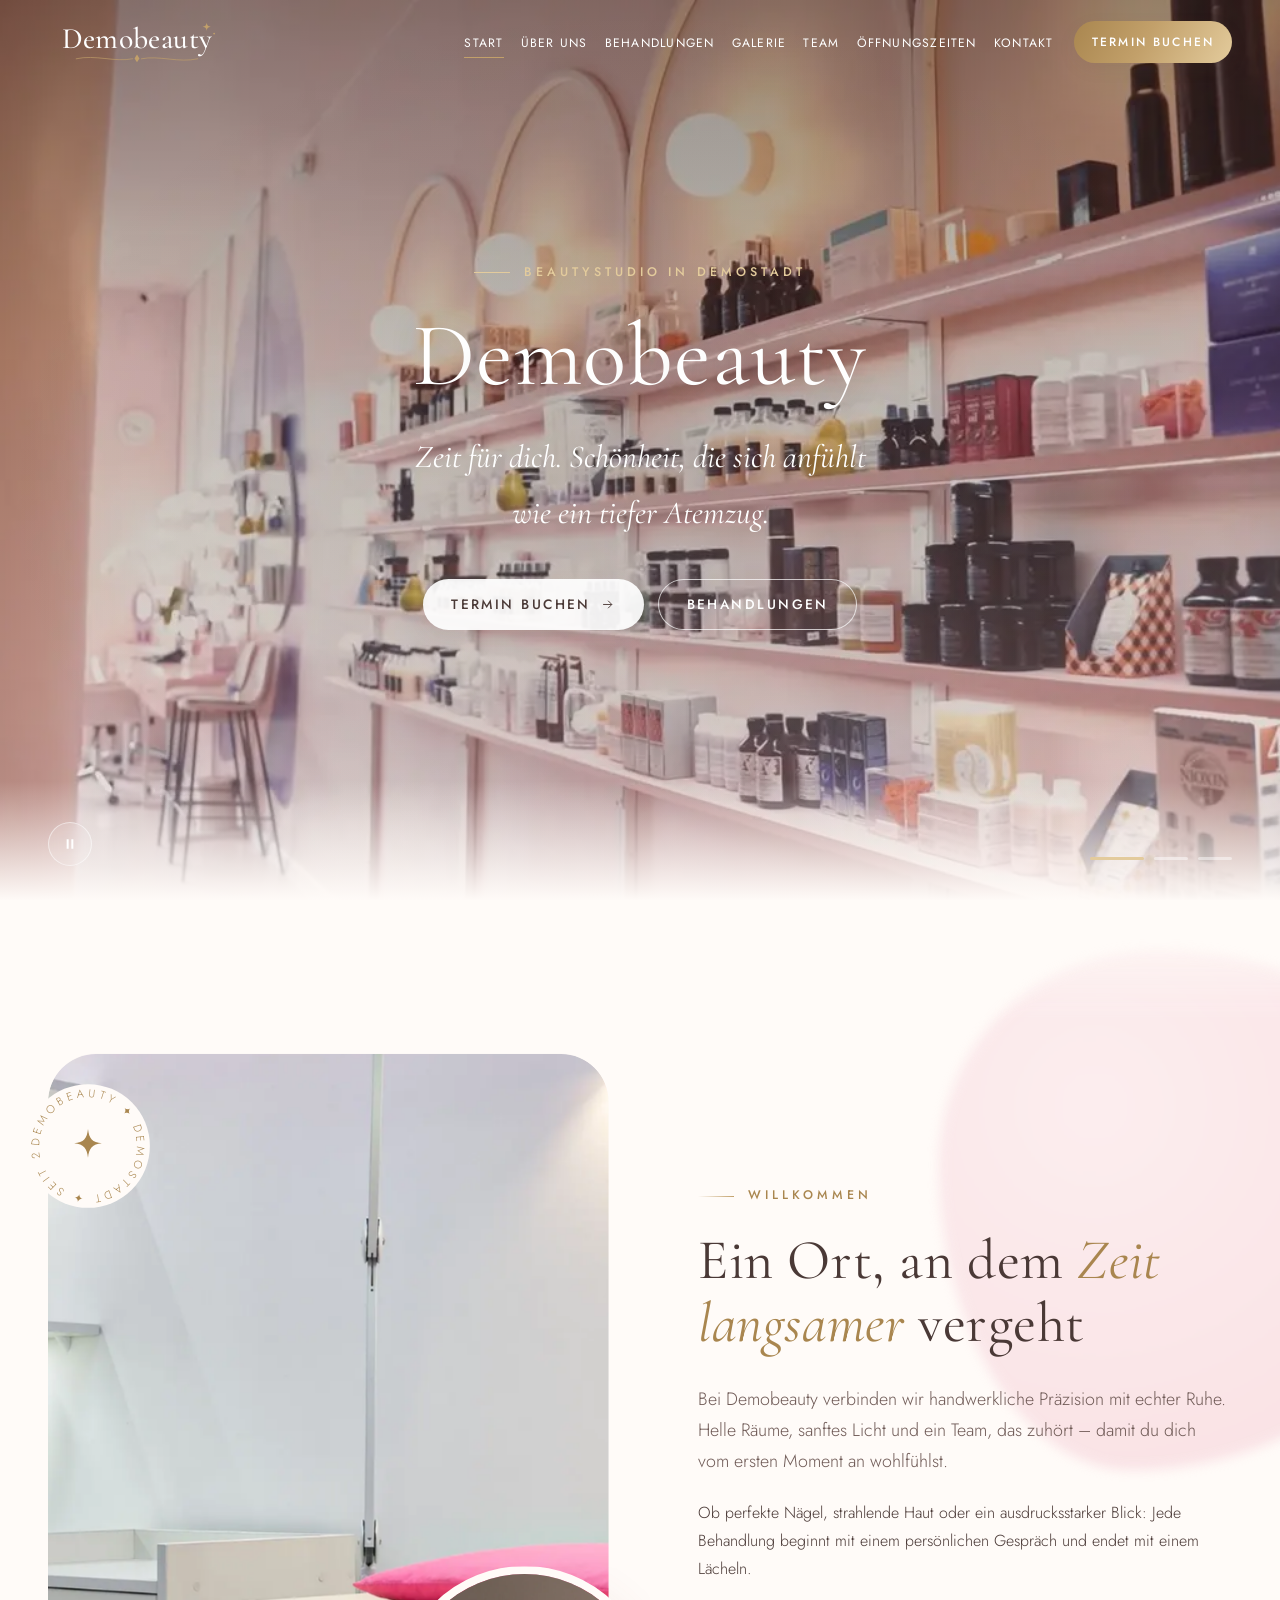
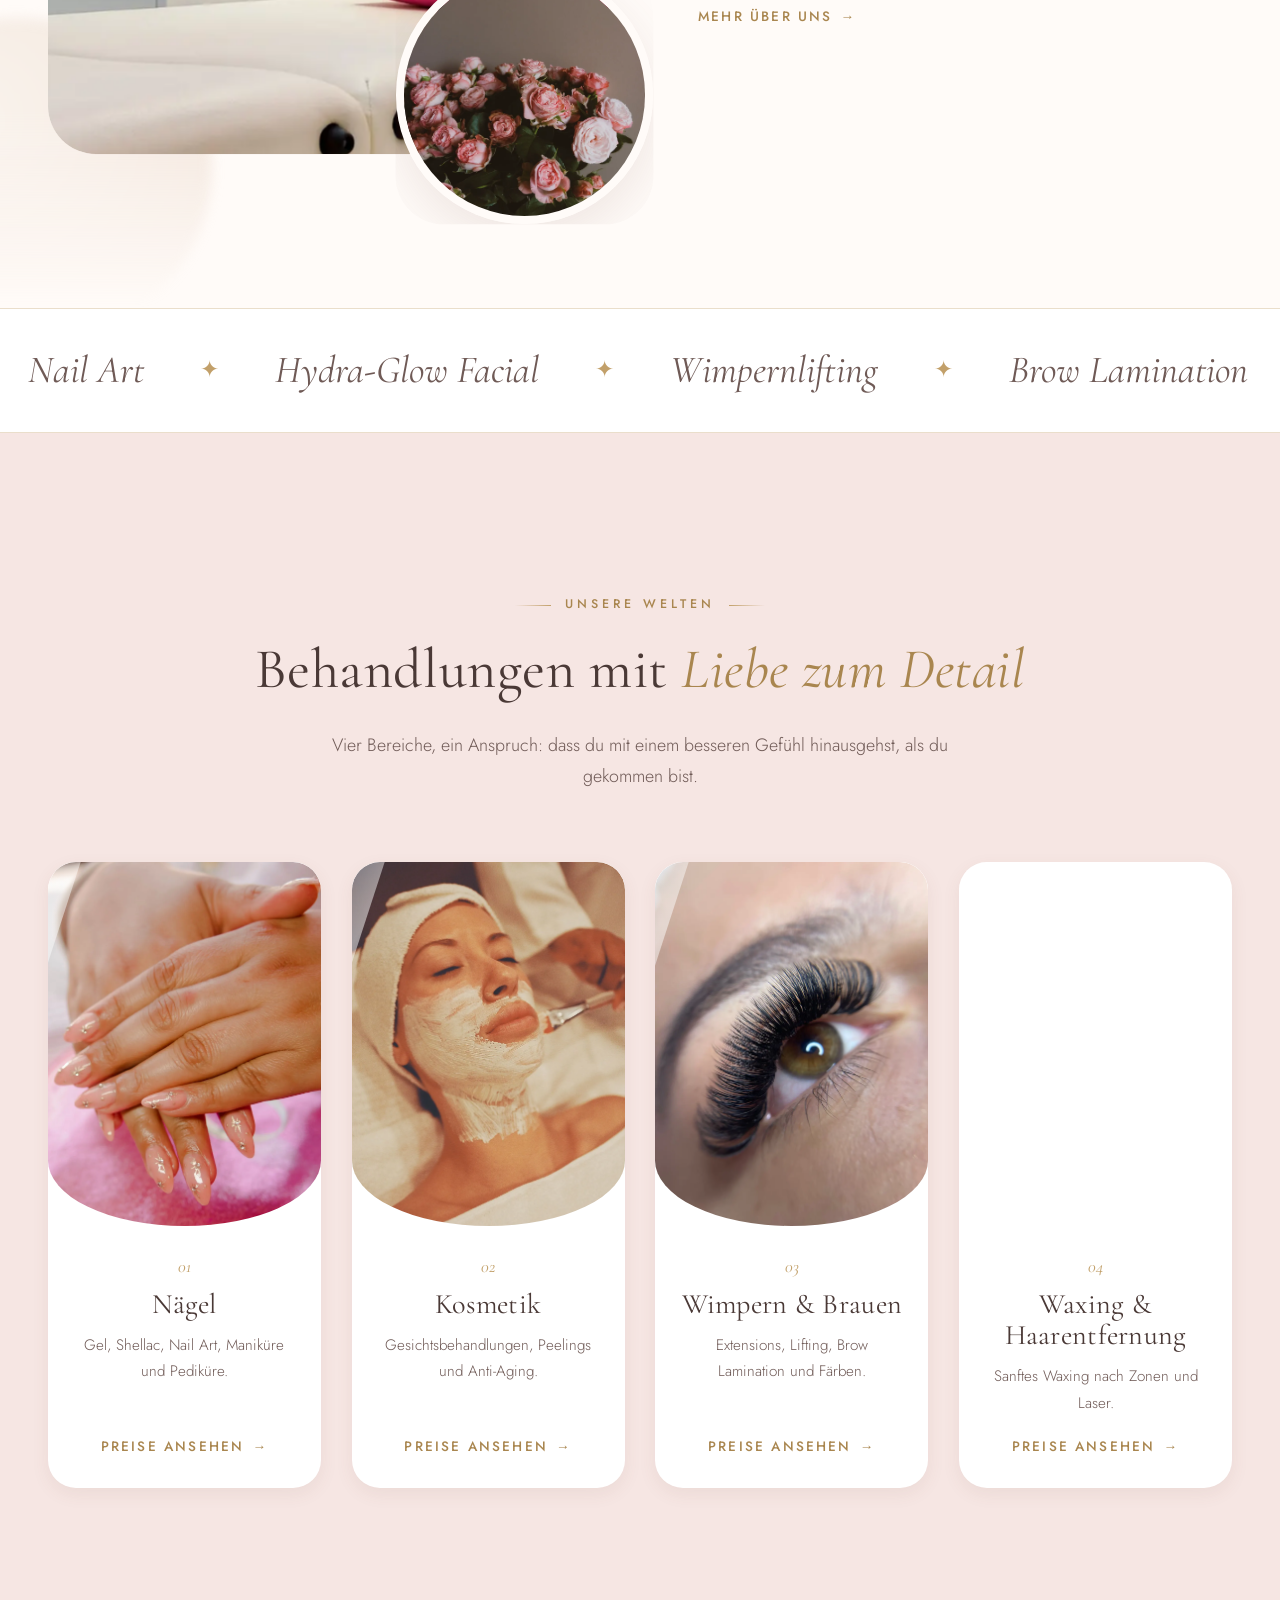
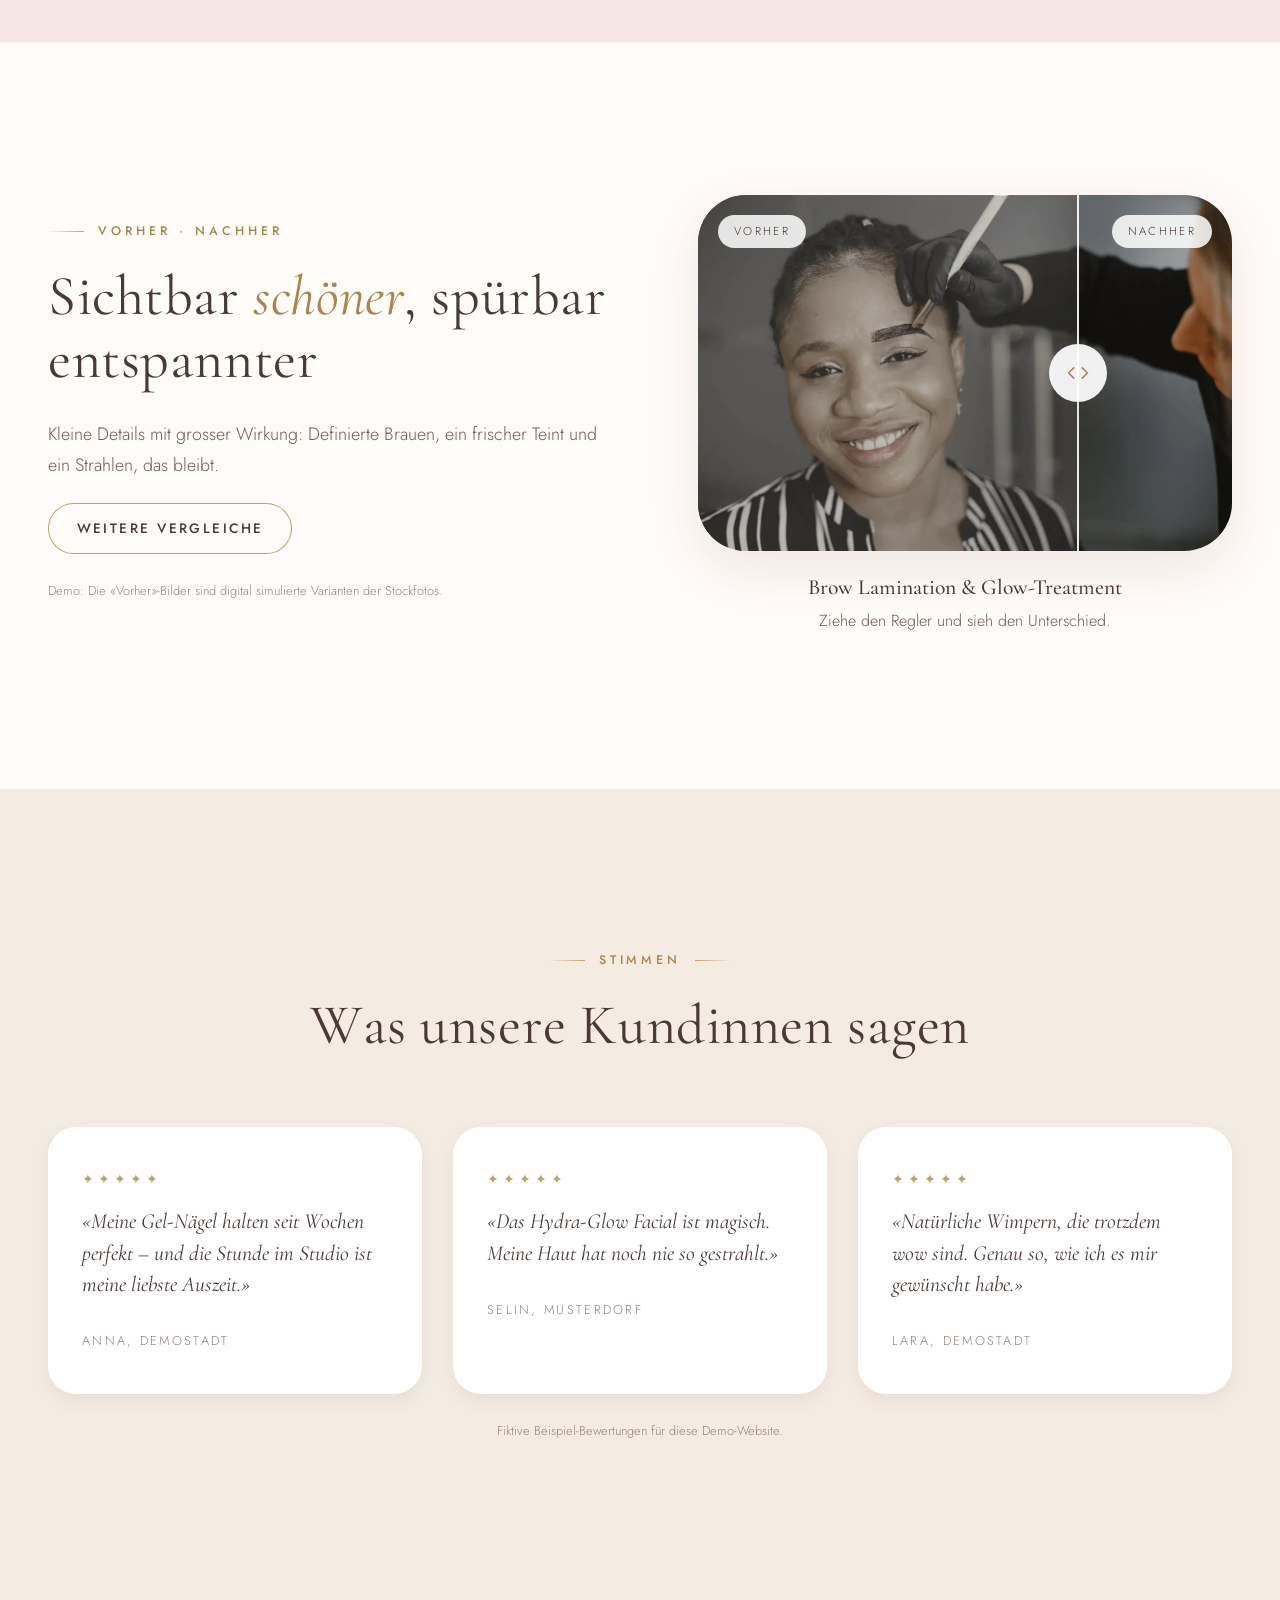
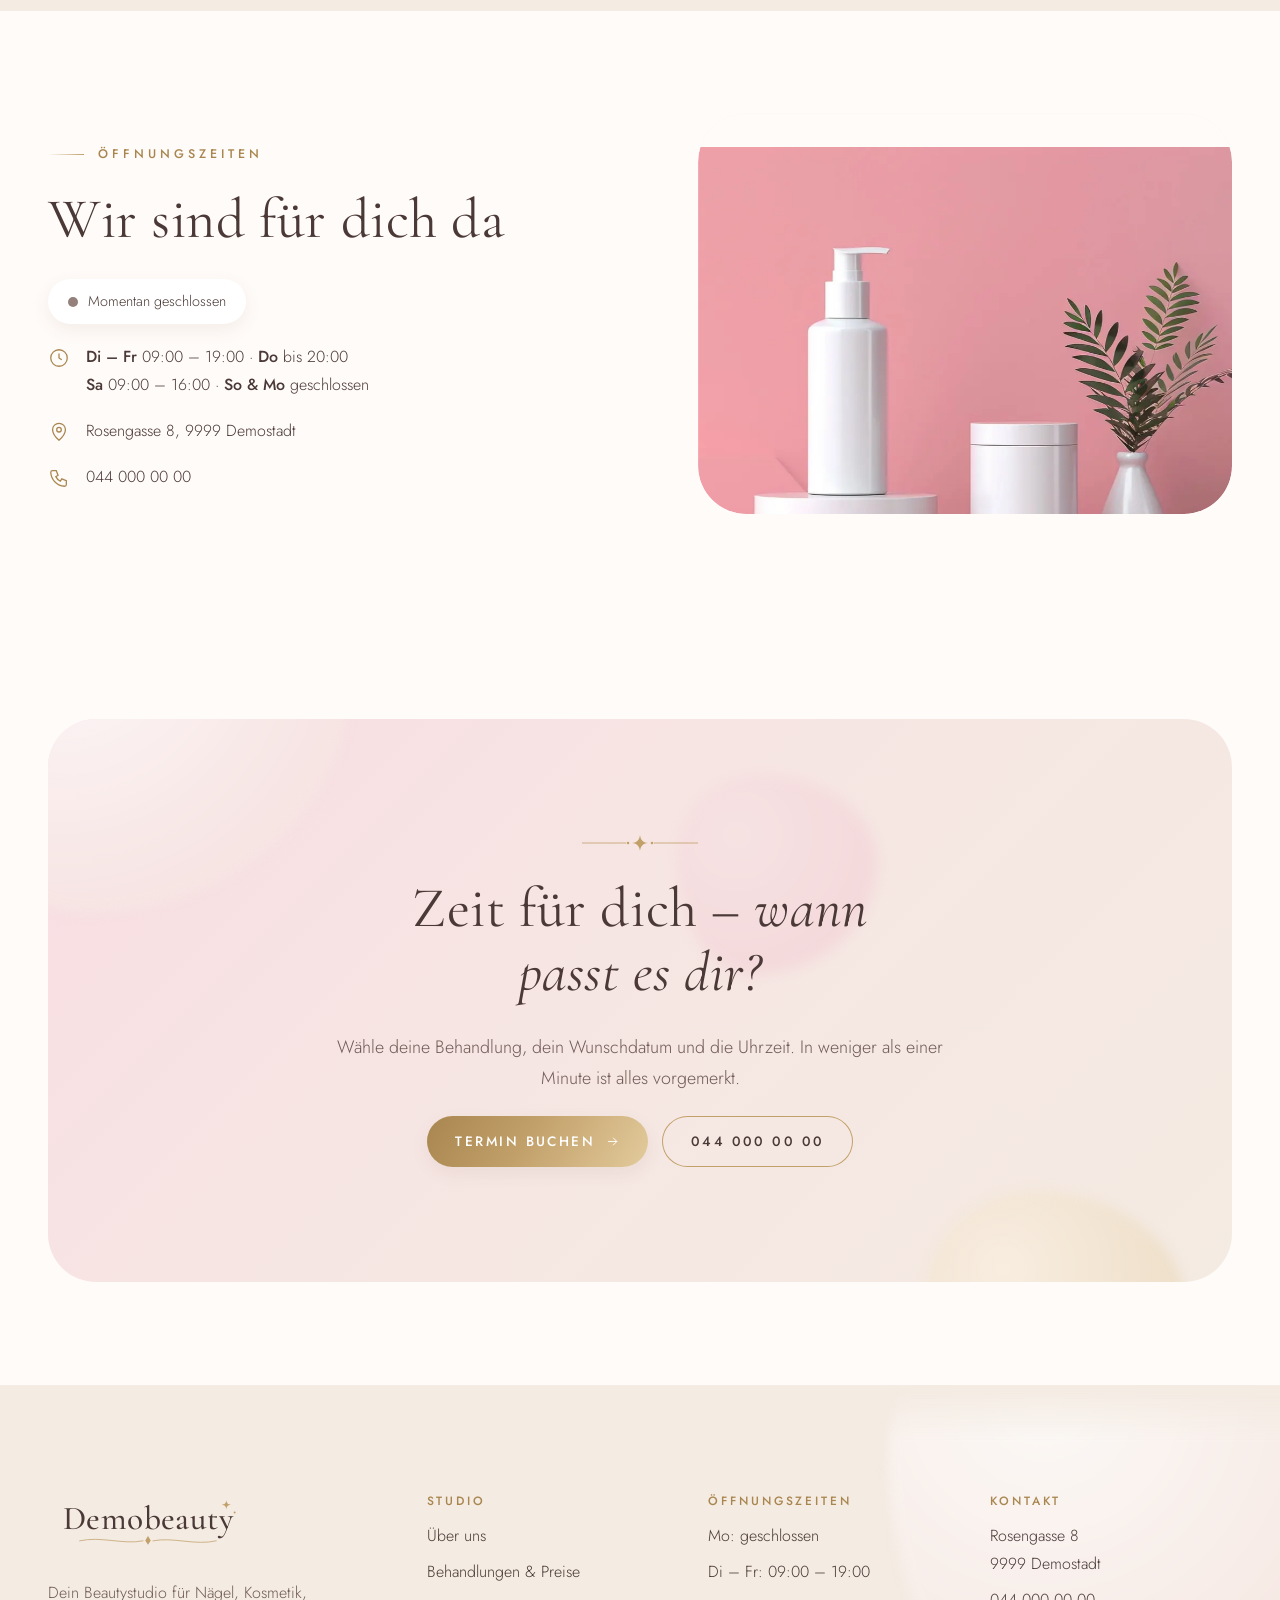
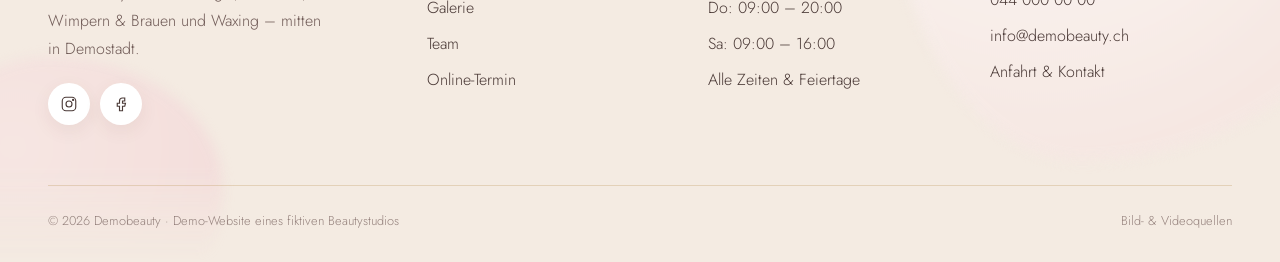
<file: index.html>
<!DOCTYPE html>
<html lang="de-CH">
<head>
<meta charset="utf-8">
<meta name="viewport" content="width=device-width, initial-scale=1">
<title>Demobeauty – Beautystudio in Demostadt</title>
<meta name="description" content="Demobeauty: Nägel, Kosmetik, Wimpern &amp; Brauen und Waxing in Demostadt. Jetzt online Termin buchen.">
<meta name="theme-color" content="#f6e6e3">
<link rel="icon" href="assets/img/favicon.svg" type="image/svg+xml">
<link rel="preload" href="assets/fonts/cormorant-garamond-latin-400-normal.woff2" as="font" type="font/woff2" crossorigin>
<link rel="preload" href="assets/fonts/jost-latin-300-normal.woff2" as="font" type="font/woff2" crossorigin>
<link rel="stylesheet" href="assets/css/style.css">
<script>document.documentElement.classList.add("js");</script>
</head>
<body class="has-hero">
<a class="skip-link" href="#inhalt">Zum Inhalt springen</a>
<div class="page-curtain" aria-hidden="true"><svg  viewBox="0 0 120 18" fill="none" aria-hidden="true"><path d="M2 9h44M74 9h44" stroke="currentColor" stroke-width=".8"/><path d="M60 1c.7 5 2.6 7.3 8 8-5.4.7-7.3 3-8 8-.7-5-2.6-7.3-8-8 5.4-.7 7.3-3 8-8z" fill="currentColor"/><circle cx="48" cy="9" r="1.3" fill="currentColor"/><circle cx="72" cy="9" r="1.3" fill="currentColor"/></svg></div>
<header class="site-header">
  <div class="header-inner">
    <a class="logo" href="index.html" aria-label="Demobeauty – zur Startseite"><svg viewBox="0 0 240 66" role="img" aria-label="Demobeauty"><text class="logo-word" x="120" y="41" text-anchor="middle">Demobeauty</text><path class="logo-orn" d="M38 55c26-6 52 5 76 0M126 55c24-5 50 6 76 0" stroke-width=".9" stroke-linecap="round"/><path class="logo-spark" d="M120 49.2l3.3 5.3-3.3 5.3-3.3-5.3z"/><path class="logo-spark" d="M214 6c.5 4 1.6 5.2 5.6 5.7-4 .5-5.1 1.7-5.6 5.7-.5-4-1.6-5.2-5.6-5.7 4-.5 5.1-1.7 5.6-5.7z"/><circle class="logo-spark" cx="224" cy="21" r="1.2"/></svg></a>
    <button class="nav-toggle" type="button" aria-expanded="false" aria-controls="hauptnavigation" aria-label="Menü öffnen"><span></span><span></span><span></span></button>
    <nav class="main-nav" id="hauptnavigation" aria-label="Hauptnavigation">
      <ul><li><a href="index.html" aria-current="page">Start</a></li><li><a href="ueber-uns.html">Über uns</a></li><li><a href="behandlungen.html">Behandlungen</a></li><li><a href="galerie.html">Galerie</a></li><li><a href="team.html">Team</a></li><li><a href="oeffnungszeiten.html">Öffnungszeiten</a></li><li><a href="kontakt.html">Kontakt</a></li></ul>
      <a class="btn btn--gold" href="termin.html">Termin buchen</a>
    </nav>
  </div>
</header>
<main id="inhalt">
<section class="hero" style="background-image:url('assets/video/hero-salon-poster.webp')">
  <div class="hero-media" aria-hidden="true">
    <img class="is-active" src="assets/video/hero-salon-poster.webp" alt="" width="1280" height="720" fetchpriority="high">
    <video muted playsinline preload="none" poster="assets/video/hero-salon-poster.webp" data-src="assets/video/hero-salon.mp4" data-src-sm="assets/video/hero-salon-sm.mp4"></video>
    <video muted playsinline preload="none" poster="assets/video/hero-nails-poster.webp" data-src="assets/video/hero-nails.mp4" data-src-sm="assets/video/hero-nails-sm.mp4"></video>
    <video muted playsinline preload="none" poster="assets/video/hero-facial-poster.webp" data-src="assets/video/hero-facial.mp4" data-src-sm="assets/video/hero-facial-sm.mp4"></video>
  </div>
  <div class="hero-content">
    <p class="eyebrow" data-reveal style="--d:300ms">Beautystudio in Demostadt</p>
    <h1 data-split style="--d:400ms">Demobeauty</h1>
    <p class="hero-slogan" data-reveal style="--d:1100ms">Zeit für dich. Schönheit, die sich anfühlt wie ein tiefer Atemzug.</p>
    <div class="hero-actions" data-reveal style="--d:1400ms">
      <a class="btn btn--light" href="termin.html">Termin buchen <svg viewBox="0 0 24 24" fill="none" stroke="currentColor" stroke-width="1.5" aria-hidden="true"><path d="M5 12h14M13 6l6 6-6 6"/></svg></a>
      <a class="btn btn--outline" style="color:#fff;box-shadow:inset 0 0 0 1px rgba(255,255,255,.7)" href="behandlungen.html">Behandlungen</a>
    </div>
  </div>
  <button class="video-toggle" type="button" aria-label="Video pausieren" aria-pressed="false"><svg viewBox="0 0 24 24" fill="currentColor" aria-hidden="true"><path d="M7 5h3v14H7zM14 5h3v14h-3z"/></svg></button>
  <div class="hero-dots" role="group" aria-label="Video wählen">
    <button type="button" aria-label="Salon" aria-current="true"></button><button type="button" aria-label="Nägel"></button><button type="button" aria-label="Kosmetik"></button>
  </div>
</section>

<section class="section">
  <div class="blobs" aria-hidden="true"><span class="blob " style="--s:520px;top:5%;right:-14%;--o:.45"></span><span class="blob blob--nude" style="--s:340px;bottom:-5%;left:-10%;--o:.5"></span></div>
  <div class="container split-layout">
    <div class="media-stack">
      <div class="img-reveal" data-parallax="0.08"><img src="assets/img/spa-room.webp" alt="Heller, ruhiger Behandlungsraum in Rosé-Tönen" width="1600" height="1066" loading="lazy" decoding="async"></div>
      <div class="img-reveal img-float" data-reveal="zoom" style="--d:300ms"><img src="assets/img/roses.webp" alt="Rosa Rosen im Studio" width="1100" height="1466" loading="lazy" decoding="async"></div>
      <div class="badge-round"><svg viewBox="0 0 120 120" aria-hidden="true"><defs><path id="circ" d="M60 60m-46 0a46 46 0 1 1 92 0a46 46 0 1 1-92 0"/></defs>
<circle cx="60" cy="60" r="58" fill="#fffbf8"/><text font-family="Jost, sans-serif" font-size="10.5" letter-spacing="3.6" fill="currentColor"><textPath href="#circ">DEMOBEAUTY ✦ DEMOSTADT ✦ SEIT 2014 ✦ </textPath></text>
<path d="M60 44c1 9 4 12.5 13 13.5-9 1-12 4.5-13 13.5-1-9-4-12.5-13-13.5 9-1 12-4.5 13-13.5z" fill="currentColor"/></svg></div>
    </div>
    <div>
      <p class="eyebrow" data-reveal>Willkommen</p>
      <h2 data-split>Ein Ort, an dem <em class="title-accent">Zeit langsamer</em> vergeht</h2>
      <p class="lead" data-reveal>Bei Demobeauty verbinden wir handwerkliche Präzision mit echter Ruhe. Helle Räume, sanftes Licht und ein Team, das zuhört – damit du dich vom ersten Moment an wohlfühlst.</p>
      <p data-reveal>Ob perfekte Nägel, strahlende Haut oder ein ausdrucksstarker Blick: Jede Behandlung beginnt mit einem persönlichen Gespräch und endet mit einem Lächeln.</p>
      <a class="link-arrow" href="ueber-uns.html" data-reveal>Mehr über uns <span>→</span></a>
    </div>
  </div>
</section>

<div class="marquee" aria-hidden="true"><div class="marquee-track">
  <span>Nail Art</span><span>Hydra-Glow Facial</span><span>Wimpernlifting</span><span>Brow Lamination</span><span>Spa-Pediküre</span><span>Shellac</span><span>Anti-Aging</span><span>Nail Art</span><span>Hydra-Glow Facial</span><span>Wimpernlifting</span><span>Brow Lamination</span><span>Spa-Pediküre</span><span>Shellac</span><span>Anti-Aging</span>
</div></div>

<section class="section section--rose">
  <div class="blobs" aria-hidden="true"><span class="blob blob--rose" style="--s:600px;top:-20%;left:-15%;--o:.9"></span><span class="blob blob--gold" style="--s:300px;bottom:0;right:-5%"></span></div>
  <div class="container">
    <div class="center">
      <p class="eyebrow" data-reveal>Unsere Welten</p>
      <h2 data-split>Behandlungen mit <em class="title-accent">Liebe zum Detail</em></h2>
      <p class="lead" data-reveal>Vier Bereiche, ein Anspruch: dass du mit einem besseren Gefühl hinausgehst, als du gekommen bist.</p>
    </div>
    <div class="cards cards--4 mt-l"><a class="card service-card" href="behandlungen.html#naegel" data-reveal style="--d:0ms">
  <div class="card-img"><img src="assets/img/nails-glitter.webp" alt="Glitzernde Nägel in Rosé" width="1100" height="1650" loading="lazy" decoding="async"></div>
  <div class="card-body"><span class="card-num">01</span><h3>Nägel</h3><p>Gel, Shellac, Nail Art, Maniküre und Pediküre.</p><span class="link-arrow">Preise ansehen <span>→</span></span></div>
</a><a class="card service-card" href="behandlungen.html#kosmetik" data-reveal style="--d:120ms">
  <div class="card-img"><img src="assets/img/facial-relax.webp" alt="Entspannende Gesichtsmaske" width="1100" height="1650" loading="lazy" decoding="async"></div>
  <div class="card-body"><span class="card-num">02</span><h3>Kosmetik</h3><p>Gesichtsbehandlungen, Peelings und Anti-Aging.</p><span class="link-arrow">Preise ansehen <span>→</span></span></div>
</a><a class="card service-card" href="behandlungen.html#wimpern" data-reveal style="--d:240ms">
  <div class="card-img"><img src="assets/img/eye-closeup.webp" alt="Lange, geschwungene Wimpern" width="1100" height="1466" loading="lazy" decoding="async"></div>
  <div class="card-body"><span class="card-num">03</span><h3>Wimpern &amp; Brauen</h3><p>Extensions, Lifting, Brow Lamination und Färben.</p><span class="link-arrow">Preise ansehen <span>→</span></span></div>
</a><a class="card service-card" href="behandlungen.html#waxing" data-reveal style="--d:360ms">
  <div class="card-img"><img src="assets/img/spa-room-2.webp" alt="Heller Behandlungsraum" width="1600" height="1076" loading="lazy" decoding="async"></div>
  <div class="card-body"><span class="card-num">04</span><h3>Waxing &amp; Haarentfernung</h3><p>Sanftes Waxing nach Zonen und Laser.</p><span class="link-arrow">Preise ansehen <span>→</span></span></div>
</a></div>
  </div>
</section>

<section class="section">
  <div class="blobs" aria-hidden="true"><span class="blob " style="--s:380px;top:10%;left:-8%;--o:.35"></span></div>
  <div class="container split-layout split-layout--rev">
    <div><figure class="mb-0" data-reveal>
  <div class="ba">
    <img src="assets/img/brow-smile.webp" alt="Nachher: Brow Lamination &amp; Glow-Treatment" width="1300" height="866" loading="lazy">
    <img class="ba-before" src="assets/img/brow-smile-vorher.webp" alt="Vorher: Brow Lamination &amp; Glow-Treatment" width="1300" height="866" loading="lazy">
    <span class="ba-label ba-label--before">Vorher</span><span class="ba-label ba-label--after">Nachher</span>
    <div class="ba-handle"><svg viewBox="0 0 32 32" fill="none" stroke="currentColor" stroke-width="1.6" aria-hidden="true"><path d="M12 10 6 16l6 6M20 10l6 6-6 6"/></svg></div>
    <input type="range" min="0" max="100" value="50" step="0.5" aria-label="Vorher-Nachher-Vergleich: Brow Lamination &amp; Glow-Treatment">
  </div>
  <figcaption class="ba-caption"><strong>Brow Lamination & Glow-Treatment</strong>Ziehe den Regler und sieh den Unterschied.</figcaption>
</figure></div>
    <div>
      <p class="eyebrow" data-reveal>Vorher · Nachher</p>
      <h2 data-split>Sichtbar <em class="title-accent">schöner</em>, spürbar entspannter</h2>
      <p class="lead" data-reveal>Kleine Details mit grosser Wirkung: Definierte Brauen, ein frischer Teint und ein Strahlen, das bleibt.</p>
      <a class="btn btn--outline" href="behandlungen.html#vorher-nachher" data-reveal>Weitere Vergleiche</a>
      <p class="demo-note" style="text-align:left">Demo: Die «Vorher»-Bilder sind digital simulierte Varianten der Stockfotos.</p>
    </div>
  </div>
</section>

<section class="section section--beige">
  <div class="blobs" aria-hidden="true"><span class="blob blob--rose" style="--s:460px;bottom:-25%;right:-10%;--o:.8"></span></div>
  <div class="container">
    <div class="center">
      <p class="eyebrow" data-reveal>Stimmen</p>
      <h2 data-split>Was unsere Kundinnen sagen</h2>
    </div>
    <div class="quotes mt-l">
      <figure class="card quote mb-0" data-reveal><div class="stars" aria-label="5 von 5 Sternen">✦✦✦✦✦</div><blockquote>«Meine Gel-Nägel halten seit Wochen perfekt – und die Stunde im Studio ist meine liebste Auszeit.»</blockquote><cite>Anna, Demostadt</cite></figure>
      <figure class="card quote mb-0" data-reveal style="--d:150ms"><div class="stars" aria-label="5 von 5 Sternen">✦✦✦✦✦</div><blockquote>«Das Hydra-Glow Facial ist magisch. Meine Haut hat noch nie so gestrahlt.»</blockquote><cite>Selin, Musterdorf</cite></figure>
      <figure class="card quote mb-0" data-reveal style="--d:300ms"><div class="stars" aria-label="5 von 5 Sternen">✦✦✦✦✦</div><blockquote>«Natürliche Wimpern, die trotzdem wow sind. Genau so, wie ich es mir gewünscht habe.»</blockquote><cite>Lara, Demostadt</cite></figure>
    </div>
    <p class="demo-note">Fiktive Beispiel-Bewertungen für diese Demo-Website.</p>
  </div>
</section>

<section class="section section--tight">
  <div class="container split-layout">
    <div>
      <p class="eyebrow" data-reveal>Öffnungszeiten</p>
      <h2 data-split>Wir sind für dich da</h2>
      <p data-reveal><span class="status-pill"><i></i><span>Status wird geladen …</span></span></p>
      <ul class="info-list" data-reveal>
        <li><svg viewBox="0 0 24 24" fill="none" stroke="currentColor" stroke-width="1.4" aria-hidden="true"><circle cx="12" cy="12" r="9"/><path d="M12 7v5l3 2"/></svg><span><strong>Di – Fr</strong> 09:00 – 19:00 · <strong>Do</strong> bis 20:00<br><strong>Sa</strong> 09:00 – 16:00 · <strong>So &amp; Mo</strong> geschlossen</span></li>
        <li><svg viewBox="0 0 24 24" fill="none" stroke="currentColor" stroke-width="1.4" aria-hidden="true"><path d="M12 21s-7-6.2-7-11.5A7 7 0 0 1 19 9.5C19 14.8 12 21 12 21z"/><circle cx="12" cy="9.5" r="2.5"/></svg><span>Rosengasse 8, 9999 Demostadt</span></li>
        <li><svg viewBox="0 0 24 24" fill="none" stroke="currentColor" stroke-width="1.4" aria-hidden="true"><path d="M5 4h4l2 5-2.5 1.5a11 11 0 0 0 5 5L15 13l5 2v4a2 2 0 0 1-2 2A16 16 0 0 1 3 6a2 2 0 0 1 2-2"/></svg><a href="tel:+41440000000">044 000 00 00</a></li>
      </ul>
    </div>
    <div class="img-reveal" style="aspect-ratio:4/3" data-parallax="0.1"><img src="assets/img/products-pink.webp" alt="Pflegeprodukte vor rosa Hintergrund" width="1600" height="896" loading="lazy" decoding="async"></div>
  </div>
</section>
<section class="section section--tight">
  <div class="container">
    <div class="cta-band" data-reveal="zoom">
      <div class="blobs" aria-hidden="true"><span class="blob blob--rose" style="--s:420px;top:-40%;left:-10%;--o:.8"></span><span class="blob blob--gold" style="--s:260px;bottom:-30%;right:4%"></span><span class="blob " style="--s:200px;top:10%;right:30%;--o:.4"></span></div>
      <svg class="ornament" viewBox="0 0 120 18" fill="none" aria-hidden="true"><path d="M2 9h44M74 9h44" stroke="currentColor" stroke-width=".8"/><path d="M60 1c.7 5 2.6 7.3 8 8-5.4.7-7.3 3-8 8-.7-5-2.6-7.3-8-8 5.4-.7 7.3-3 8-8z" fill="currentColor"/><circle cx="48" cy="9" r="1.3" fill="currentColor"/><circle cx="72" cy="9" r="1.3" fill="currentColor"/></svg>
      <h2 data-split>Zeit für dich – <em>wann passt es dir?</em></h2>
      <p class="lead" style="margin-inline:auto">Wähle deine Behandlung, dein Wunschdatum und die Uhrzeit. In weniger als einer Minute ist alles vorgemerkt.</p>
      <div class="gap-row" style="justify-content:center">
        <a class="btn btn--gold" href="termin.html">Termin buchen <svg viewBox="0 0 24 24" fill="none" stroke="currentColor" stroke-width="1.5" aria-hidden="true"><path d="M5 12h14M13 6l6 6-6 6"/></svg></a>
        <a class="btn btn--outline" href="tel:+41440000000">044 000 00 00</a>
      </div>
    </div>
  </div>
</section>
</main>
<footer class="site-footer">
  <div class="blobs" aria-hidden="true"><span class="blob blob--rose" style="--s:520px;top:-30%;right:-10%;--o:.7"></span><span class="blob " style="--s:300px;bottom:-20%;left:-6%;--o:.35"></span></div>
  <div class="container">
    <div class="footer-grid">
      <div>
        <a class="logo" href="index.html" aria-label="Demobeauty – zur Startseite"><svg viewBox="0 0 240 66" role="img" aria-label="Demobeauty"><text class="logo-word" x="120" y="41" text-anchor="middle">Demobeauty</text><path class="logo-orn" d="M38 55c26-6 52 5 76 0M126 55c24-5 50 6 76 0" stroke-width=".9" stroke-linecap="round"/><path class="logo-spark" d="M120 49.2l3.3 5.3-3.3 5.3-3.3-5.3z"/><path class="logo-spark" d="M214 6c.5 4 1.6 5.2 5.6 5.7-4 .5-5.1 1.7-5.6 5.7-.5-4-1.6-5.2-5.6-5.7 4-.5 5.1-1.7 5.6-5.7z"/><circle class="logo-spark" cx="224" cy="21" r="1.2"/></svg></a>
        <p class="mt-l" style="margin-top:20px;max-width:32ch">Dein Beautystudio für Nägel, Kosmetik, Wimpern &amp; Brauen und Waxing – mitten in Demostadt.</p>
        <div class="socials">
          <a href="#" aria-label="Instagram (Demo)"><svg viewBox="0 0 24 24" fill="none" stroke="currentColor" stroke-width="1.5" aria-hidden="true"><rect x="3" y="3" width="18" height="18" rx="5"/><circle cx="12" cy="12" r="4"/><circle cx="17.5" cy="6.5" r=".8" fill="currentColor"/></svg></a>
          <a href="#" aria-label="Facebook (Demo)"><svg viewBox="0 0 24 24" fill="none" stroke="currentColor" stroke-width="1.5" aria-hidden="true"><path d="M14 8h3V4h-3a4 4 0 0 0-4 4v3H7v4h3v6h4v-6h3l1-4h-4V8z"/></svg></a>
        </div>
      </div>
      <div>
        <h4>Studio</h4>
        <ul>
          <li><a href="ueber-uns.html">Über uns</a></li>
          <li><a href="behandlungen.html">Behandlungen &amp; Preise</a></li>
          <li><a href="galerie.html">Galerie</a></li>
          <li><a href="team.html">Team</a></li>
          <li><a href="termin.html">Online-Termin</a></li>
        </ul>
      </div>
      <div>
        <h4>Öffnungszeiten</h4>
        <ul>
          <li>Mo: geschlossen</li>
          <li>Di – Fr: 09:00 – 19:00</li>
          <li>Do: 09:00 – 20:00</li>
          <li>Sa: 09:00 – 16:00</li>
          <li><a href="oeffnungszeiten.html">Alle Zeiten &amp; Feiertage</a></li>
        </ul>
      </div>
      <div>
        <h4>Kontakt</h4>
        <ul>
          <li>Rosengasse 8<br>9999 Demostadt</li>
          <li><a href="tel:+41440000000">044 000 00 00</a></li>
          <li><a href="mailto:info@demobeauty.ch">info@demobeauty.ch</a></li>
          <li><a href="kontakt.html">Anfahrt &amp; Kontakt</a></li>
        </ul>
      </div>
    </div>
    <div class="footer-bottom">
      <span>© <span data-year>2026</span> Demobeauty · Demo-Website eines fiktiven Beautystudios</span>
      <span><a href="quellen.txt">Bild- &amp; Videoquellen</a></span>
    </div>
  </div>
</footer>
<script src="assets/js/main.js" defer></script>
</body>
</html>
</file>
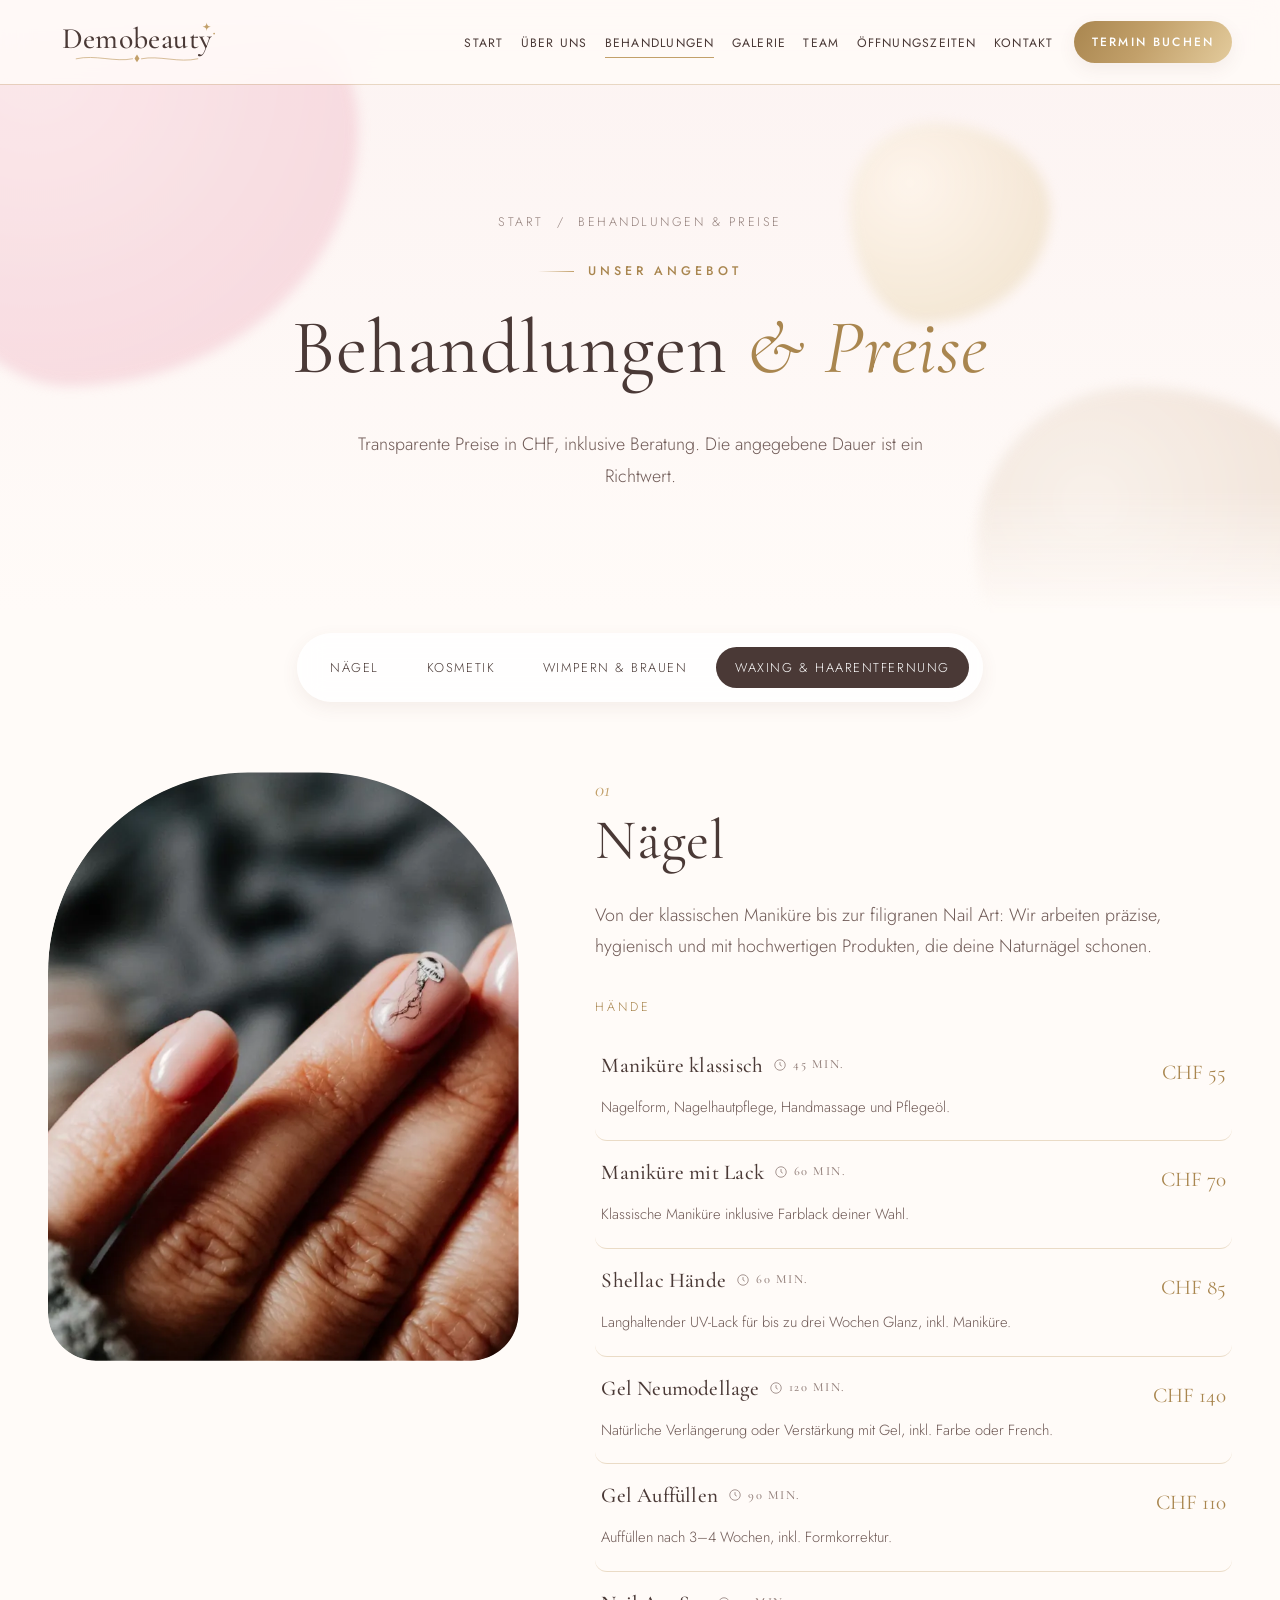
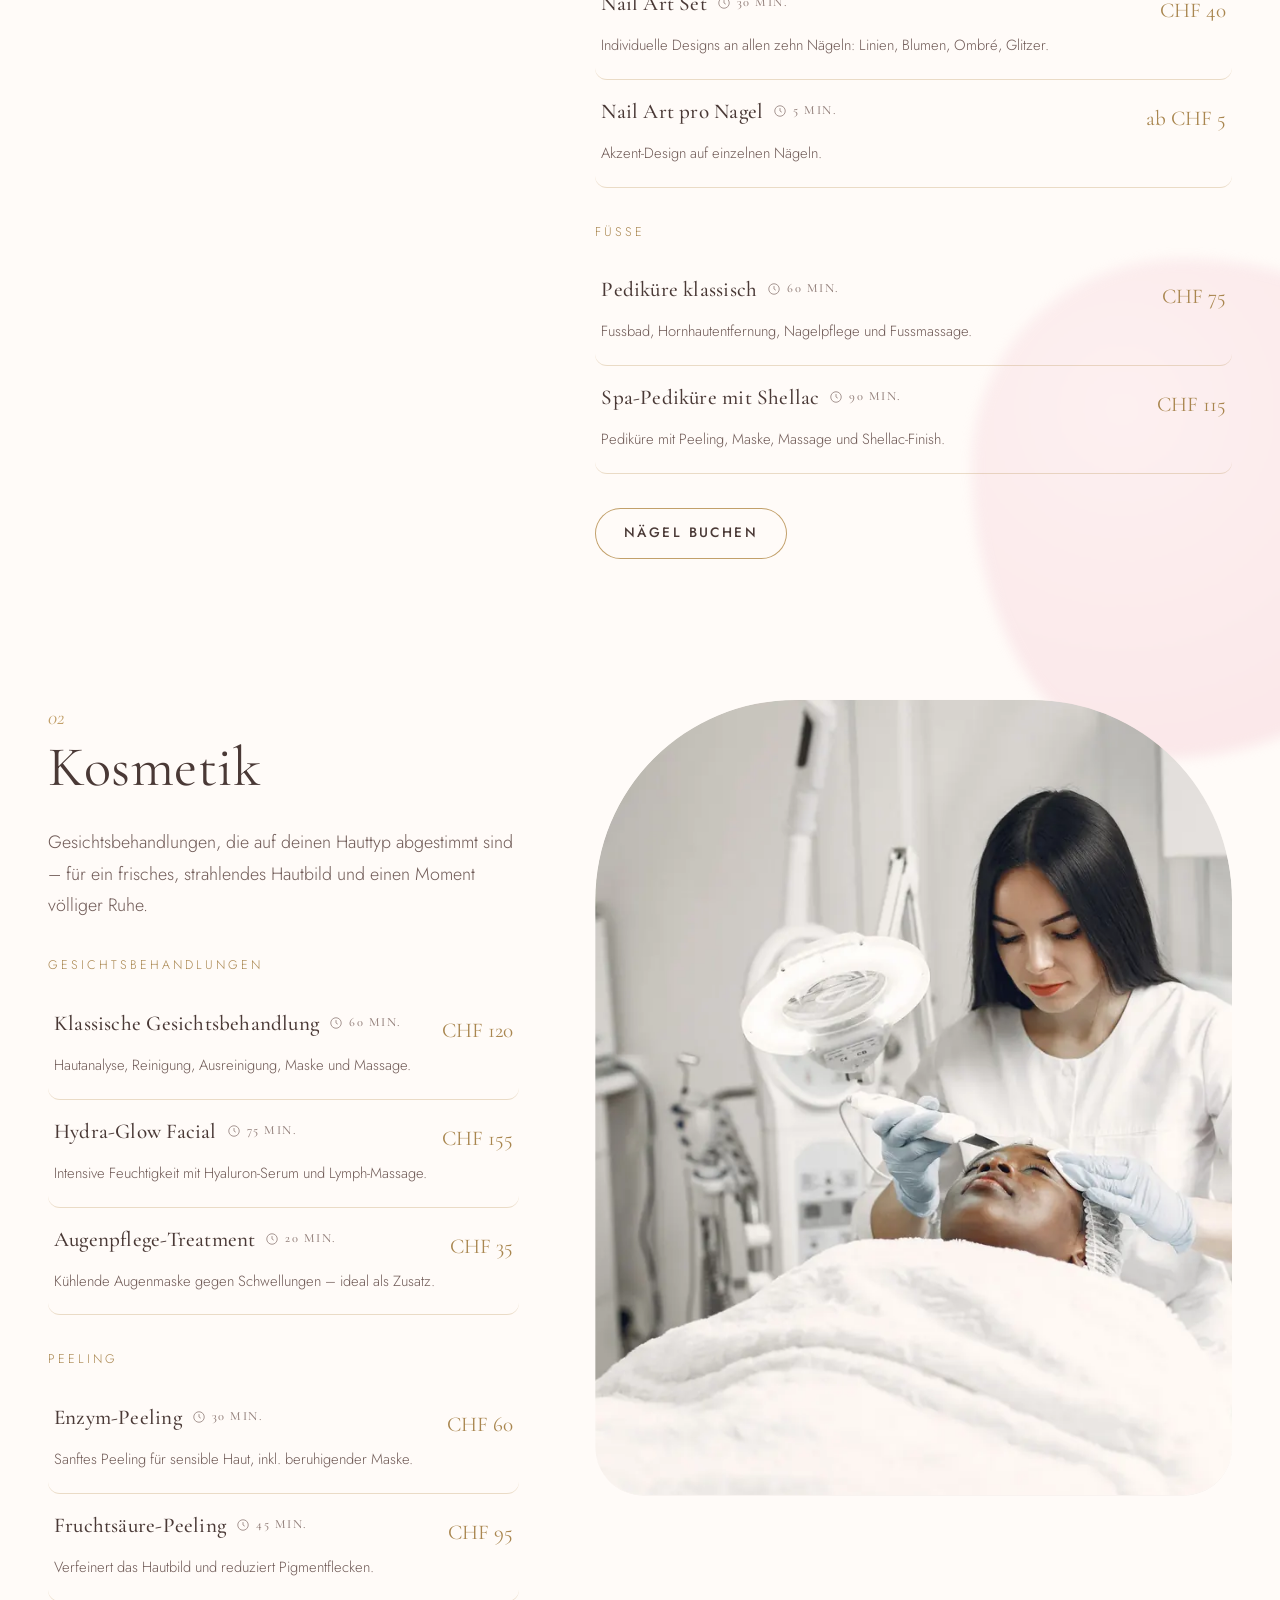
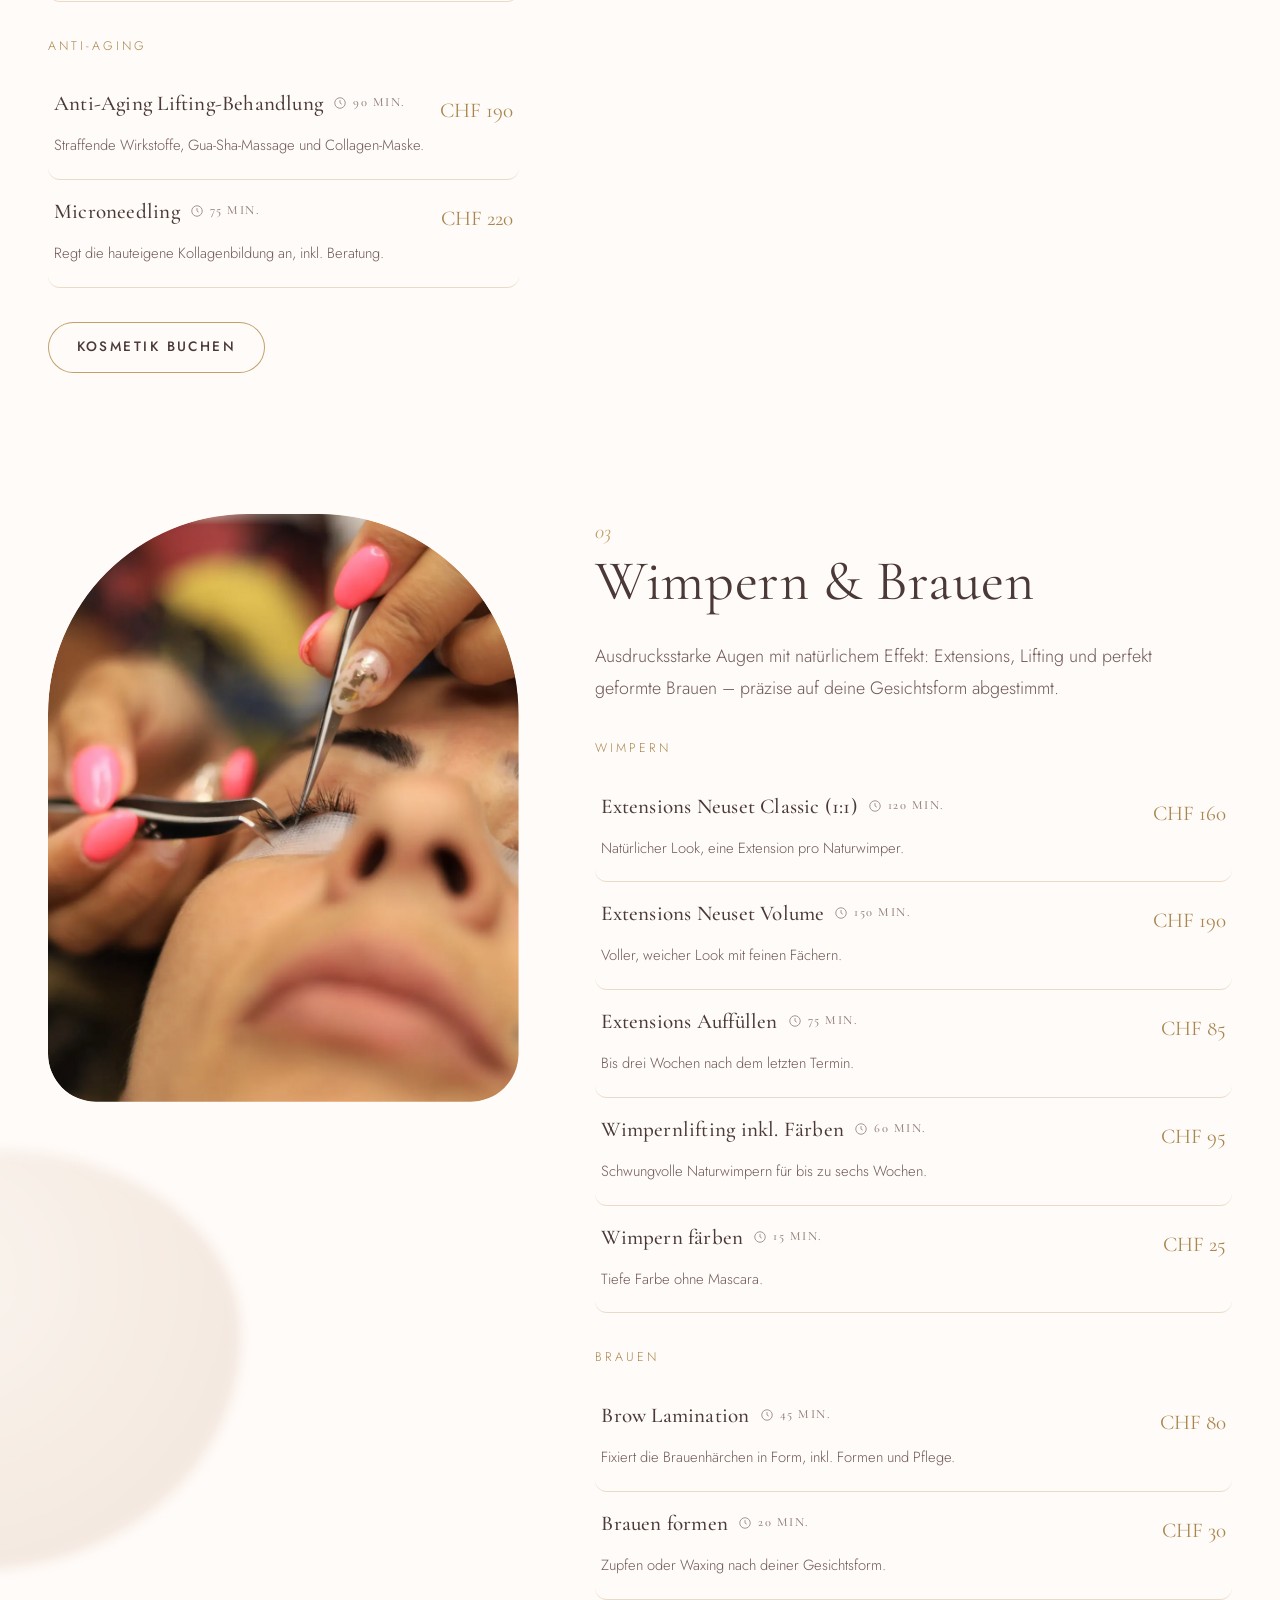
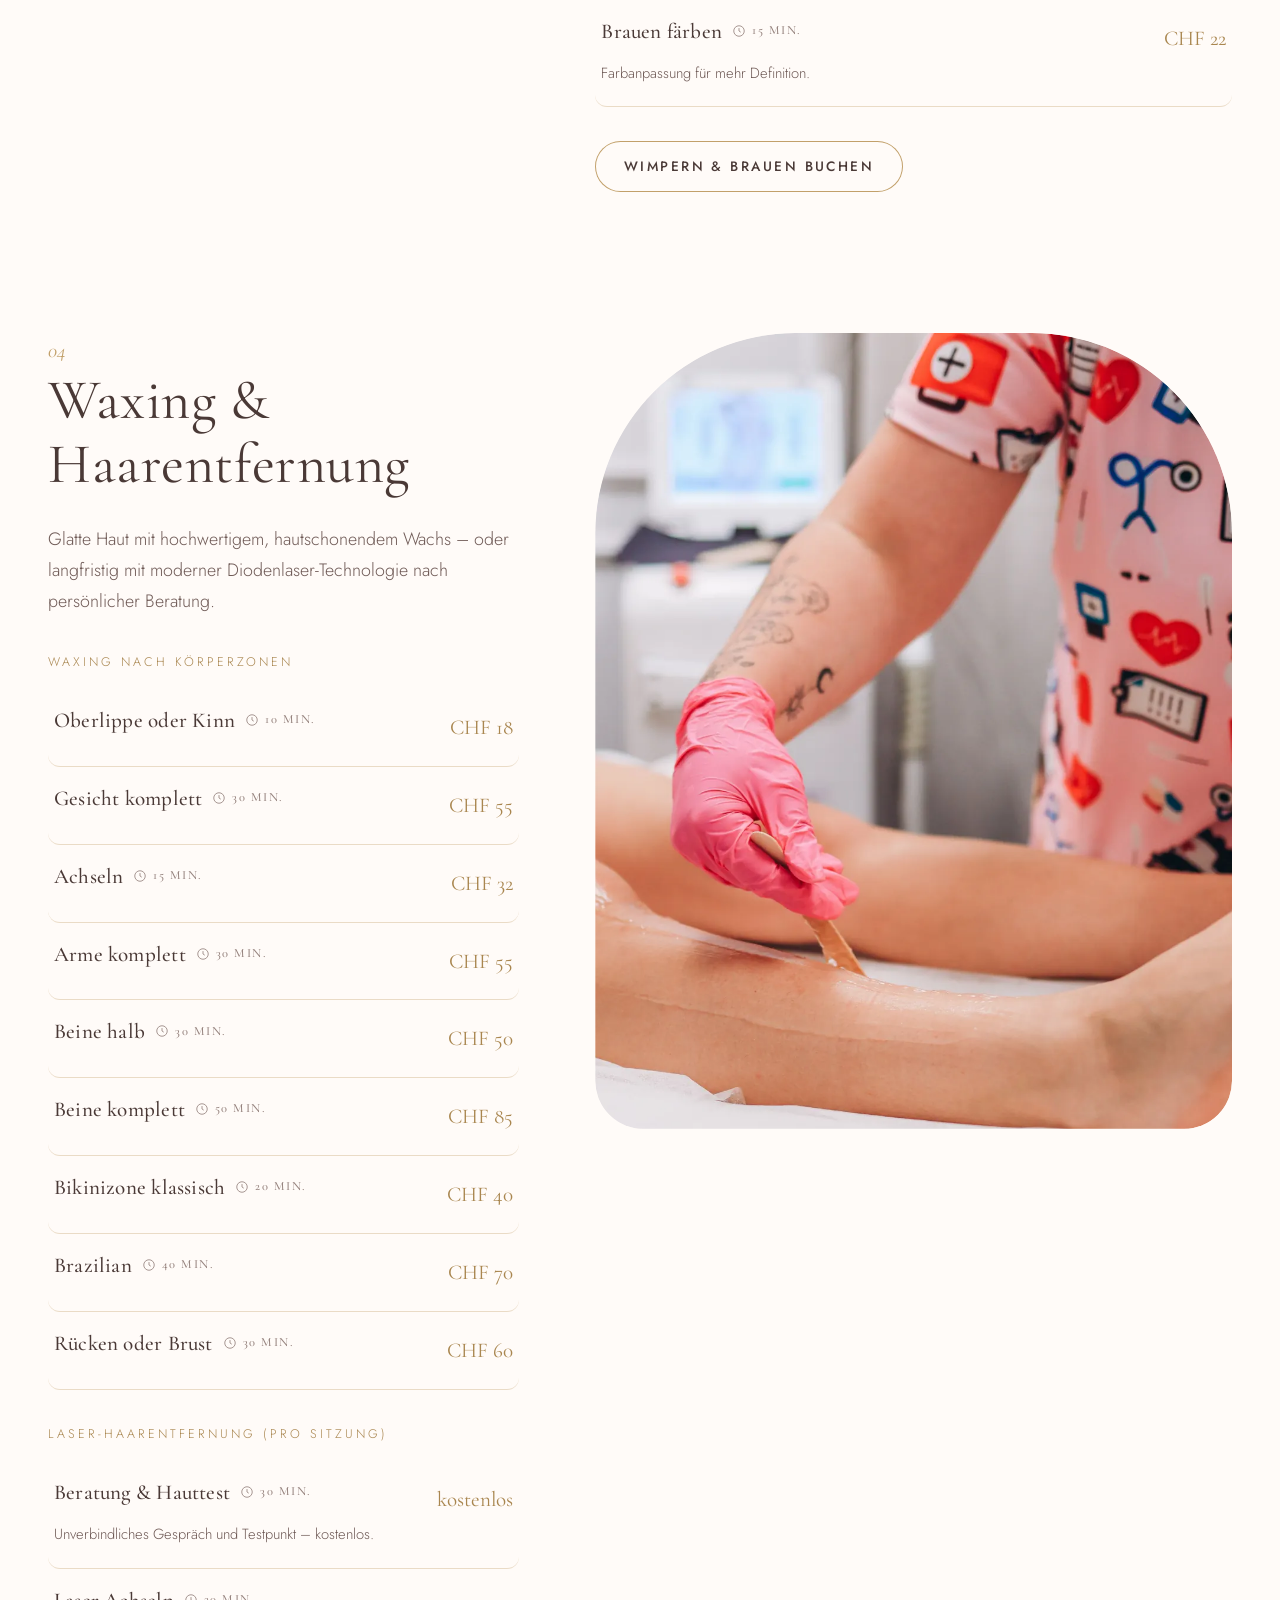
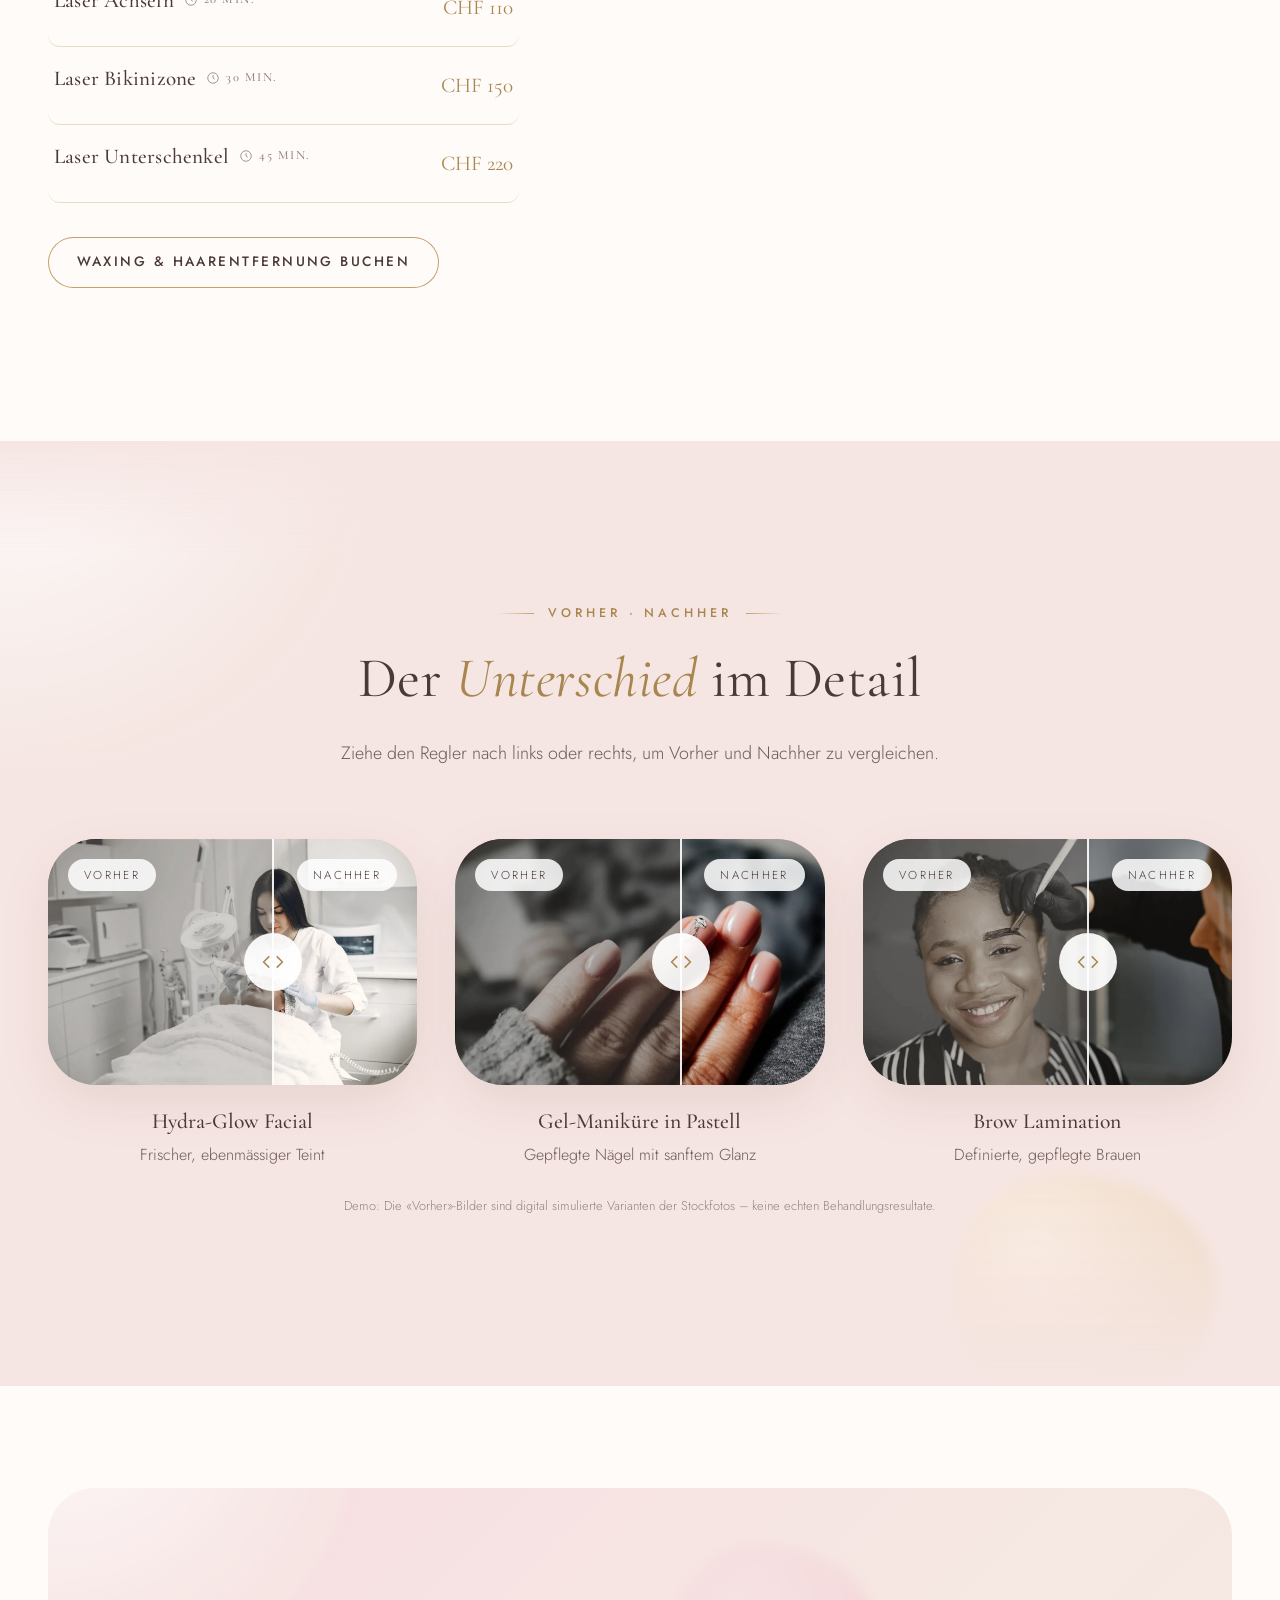
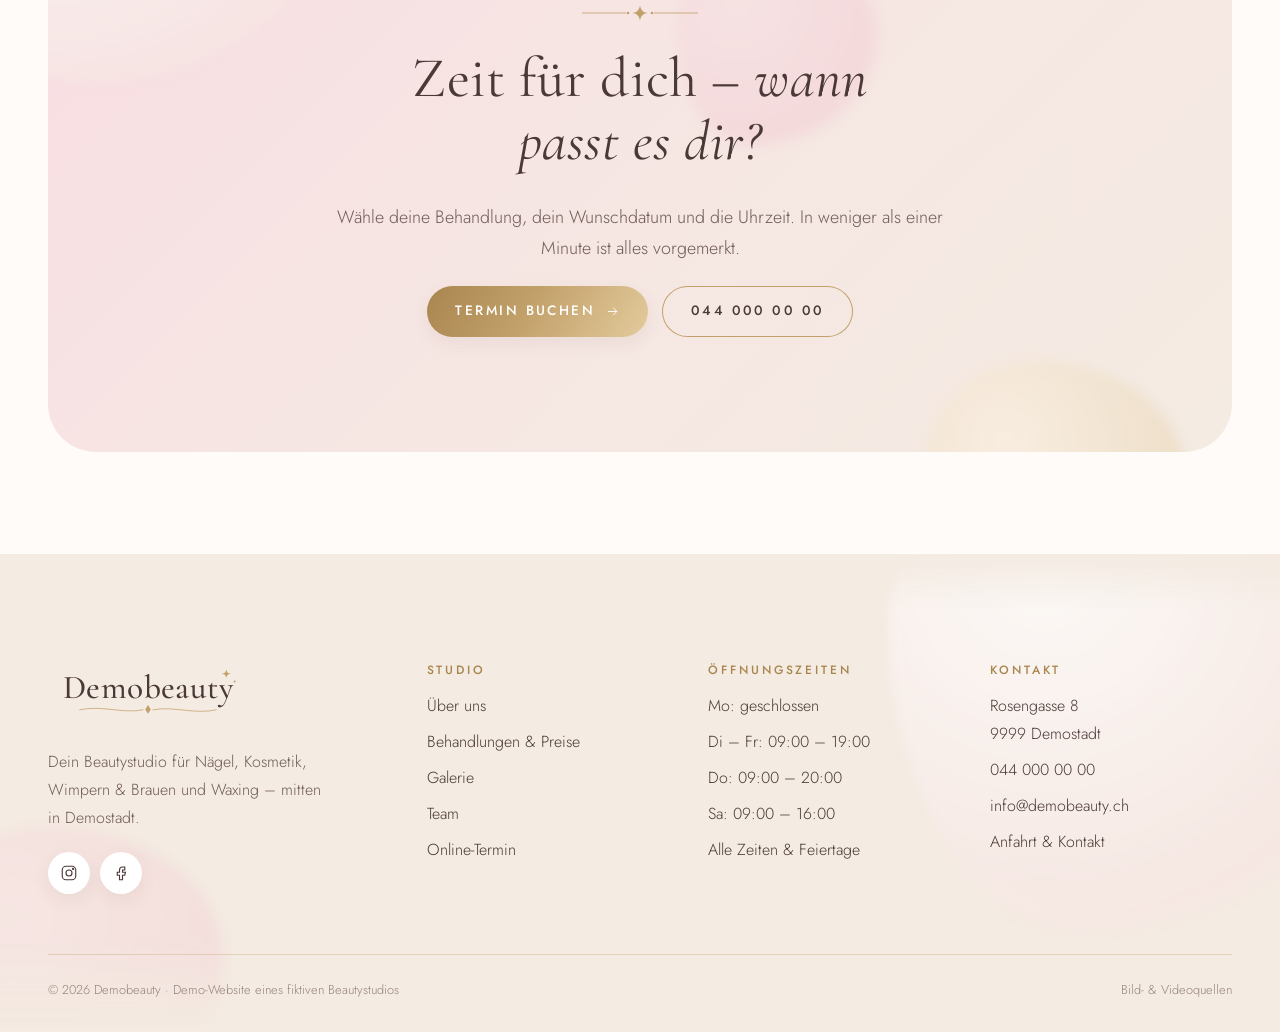
<file: behandlungen.html>
<!DOCTYPE html>
<html lang="de-CH">
<head>
<meta charset="utf-8">
<meta name="viewport" content="width=device-width, initial-scale=1">
<title>Behandlungen & Preise – Demobeauty</title>
<meta name="description" content="Nägel, Kosmetik, Wimpern &amp; Brauen sowie Waxing und Laser – alle Behandlungen mit Dauer und Preisen in CHF.">
<meta name="theme-color" content="#f6e6e3">
<link rel="icon" href="assets/img/favicon.svg" type="image/svg+xml">
<link rel="preload" href="assets/fonts/cormorant-garamond-latin-400-normal.woff2" as="font" type="font/woff2" crossorigin>
<link rel="preload" href="assets/fonts/jost-latin-300-normal.woff2" as="font" type="font/woff2" crossorigin>
<link rel="stylesheet" href="assets/css/style.css">
<script>document.documentElement.classList.add("js");</script>
</head>
<body>
<a class="skip-link" href="#inhalt">Zum Inhalt springen</a>
<div class="page-curtain" aria-hidden="true"><svg  viewBox="0 0 120 18" fill="none" aria-hidden="true"><path d="M2 9h44M74 9h44" stroke="currentColor" stroke-width=".8"/><path d="M60 1c.7 5 2.6 7.3 8 8-5.4.7-7.3 3-8 8-.7-5-2.6-7.3-8-8 5.4-.7 7.3-3 8-8z" fill="currentColor"/><circle cx="48" cy="9" r="1.3" fill="currentColor"/><circle cx="72" cy="9" r="1.3" fill="currentColor"/></svg></div>
<header class="site-header">
  <div class="header-inner">
    <a class="logo" href="index.html" aria-label="Demobeauty – zur Startseite"><svg viewBox="0 0 240 66" role="img" aria-label="Demobeauty"><text class="logo-word" x="120" y="41" text-anchor="middle">Demobeauty</text><path class="logo-orn" d="M38 55c26-6 52 5 76 0M126 55c24-5 50 6 76 0" stroke-width=".9" stroke-linecap="round"/><path class="logo-spark" d="M120 49.2l3.3 5.3-3.3 5.3-3.3-5.3z"/><path class="logo-spark" d="M214 6c.5 4 1.6 5.2 5.6 5.7-4 .5-5.1 1.7-5.6 5.7-.5-4-1.6-5.2-5.6-5.7 4-.5 5.1-1.7 5.6-5.7z"/><circle class="logo-spark" cx="224" cy="21" r="1.2"/></svg></a>
    <button class="nav-toggle" type="button" aria-expanded="false" aria-controls="hauptnavigation" aria-label="Menü öffnen"><span></span><span></span><span></span></button>
    <nav class="main-nav" id="hauptnavigation" aria-label="Hauptnavigation">
      <ul><li><a href="index.html">Start</a></li><li><a href="ueber-uns.html">Über uns</a></li><li><a href="behandlungen.html" aria-current="page">Behandlungen</a></li><li><a href="galerie.html">Galerie</a></li><li><a href="team.html">Team</a></li><li><a href="oeffnungszeiten.html">Öffnungszeiten</a></li><li><a href="kontakt.html">Kontakt</a></li></ul>
      <a class="btn btn--gold" href="termin.html">Termin buchen</a>
    </nav>
  </div>
</header>
<main id="inhalt">
<section class="page-hero">
  <div class="blobs" aria-hidden="true"><span class="blob " style="--s:460px;top:-12%;left:-8%"></span><span class="blob blob--nude" style="--s:380px;bottom:-25%;right:-6%;--o:.6"></span><span class="blob blob--gold" style="--s:200px;top:20%;right:18%"></span></div>
  <div class="container" style="position:relative;z-index:1">
    <p class="breadcrumb" data-reveal="fade"><a href="index.html">Start</a> &nbsp;/&nbsp; Behandlungen &amp; Preise</p>
    <p class="eyebrow" data-reveal style="--d:100ms">Unser Angebot</p>
    <h1 data-split>Behandlungen <em class="title-accent">&amp; Preise</em></h1>
    <p class="lead" data-reveal style="--d:500ms">Transparente Preise in CHF, inklusive Beratung. Die angegebene Dauer ist ein Richtwert.</p>
  </div>
</section>
<section class="section" style="padding-top:20px">
  <div class="blobs" aria-hidden="true"><span class="blob " style="--s:500px;top:20%;right:-15%;--o:.35"></span><span class="blob blob--nude" style="--s:420px;top:60%;left:-14%;--o:.45"></span></div>
  <div class="container">
    <nav class="cat-nav" aria-label="Kategorien"><a class="chip" href="#naegel">Nägel</a><a class="chip" href="#kosmetik">Kosmetik</a><a class="chip" href="#wimpern">Wimpern &amp; Brauen</a><a class="chip" href="#waxing">Waxing &amp; Haarentfernung</a></nav>
    <article class="price-cat" id="naegel">
  <div class="price-media"><div class="img-reveal"><img src="assets/img/nails-pastel.webp" alt="Gepflegte Hände mit zartem Pastell-Gel" width="1300" height="870" loading="lazy" decoding="async"></div></div>
  <div class="price-body" data-reveal>
    <div class="price-head"><span class="cat-index">01</span><h2>Nägel</h2><p class="lead">Von der klassischen Maniküre bis zur filigranen Nail Art: Wir arbeiten präzise, hygienisch und mit hochwertigen Produkten, die deine Naturnägel schonen.</p></div>
    <p class="price-sub">Hände</p><ul class="price-list" style="margin-top:6px"><li class="price-item"><h4>Maniküre klassisch<span class="dur"><svg viewBox="0 0 24 24" fill="none" stroke="currentColor" stroke-width="1.4" aria-hidden="true"><circle cx="12" cy="12" r="9"/><path d="M12 7v5l3 2"/></svg>45 Min.</span></h4><span class="price">CHF 55</span><p>Nagelform, Nagelhautpflege, Handmassage und Pflegeöl.</p></li><li class="price-item"><h4>Maniküre mit Lack<span class="dur"><svg viewBox="0 0 24 24" fill="none" stroke="currentColor" stroke-width="1.4" aria-hidden="true"><circle cx="12" cy="12" r="9"/><path d="M12 7v5l3 2"/></svg>60 Min.</span></h4><span class="price">CHF 70</span><p>Klassische Maniküre inklusive Farblack deiner Wahl.</p></li><li class="price-item"><h4>Shellac Hände<span class="dur"><svg viewBox="0 0 24 24" fill="none" stroke="currentColor" stroke-width="1.4" aria-hidden="true"><circle cx="12" cy="12" r="9"/><path d="M12 7v5l3 2"/></svg>60 Min.</span></h4><span class="price">CHF 85</span><p>Langhaltender UV-Lack für bis zu drei Wochen Glanz, inkl. Maniküre.</p></li><li class="price-item"><h4>Gel Neumodellage<span class="dur"><svg viewBox="0 0 24 24" fill="none" stroke="currentColor" stroke-width="1.4" aria-hidden="true"><circle cx="12" cy="12" r="9"/><path d="M12 7v5l3 2"/></svg>120 Min.</span></h4><span class="price">CHF 140</span><p>Natürliche Verlängerung oder Verstärkung mit Gel, inkl. Farbe oder French.</p></li><li class="price-item"><h4>Gel Auffüllen<span class="dur"><svg viewBox="0 0 24 24" fill="none" stroke="currentColor" stroke-width="1.4" aria-hidden="true"><circle cx="12" cy="12" r="9"/><path d="M12 7v5l3 2"/></svg>90 Min.</span></h4><span class="price">CHF 110</span><p>Auffüllen nach 3–4 Wochen, inkl. Formkorrektur.</p></li><li class="price-item"><h4>Nail Art Set<span class="dur"><svg viewBox="0 0 24 24" fill="none" stroke="currentColor" stroke-width="1.4" aria-hidden="true"><circle cx="12" cy="12" r="9"/><path d="M12 7v5l3 2"/></svg>30 Min.</span></h4><span class="price">CHF 40</span><p>Individuelle Designs an allen zehn Nägeln: Linien, Blumen, Ombré, Glitzer.</p></li><li class="price-item"><h4>Nail Art pro Nagel<span class="dur"><svg viewBox="0 0 24 24" fill="none" stroke="currentColor" stroke-width="1.4" aria-hidden="true"><circle cx="12" cy="12" r="9"/><path d="M12 7v5l3 2"/></svg>5 Min.</span></h4><span class="price">ab CHF 5</span><p>Akzent-Design auf einzelnen Nägeln.</p></li></ul><p class="price-sub">Füsse</p><ul class="price-list" style="margin-top:6px"><li class="price-item"><h4>Pediküre klassisch<span class="dur"><svg viewBox="0 0 24 24" fill="none" stroke="currentColor" stroke-width="1.4" aria-hidden="true"><circle cx="12" cy="12" r="9"/><path d="M12 7v5l3 2"/></svg>60 Min.</span></h4><span class="price">CHF 75</span><p>Fussbad, Hornhautentfernung, Nagelpflege und Fussmassage.</p></li><li class="price-item"><h4>Spa-Pediküre mit Shellac<span class="dur"><svg viewBox="0 0 24 24" fill="none" stroke="currentColor" stroke-width="1.4" aria-hidden="true"><circle cx="12" cy="12" r="9"/><path d="M12 7v5l3 2"/></svg>90 Min.</span></h4><span class="price">CHF 115</span><p>Pediküre mit Peeling, Maske, Massage und Shellac-Finish.</p></li></ul>
    <a class="btn btn--outline mt-l" style="margin-top:34px" href="termin.html">Nägel buchen</a>
  </div>
</article><article class="price-cat" id="kosmetik">
  <div class="price-media"><div class="img-reveal"><img src="assets/img/facial-spa.webp" alt="Kosmetikerin bei einer Gesichtsbehandlung" width="1400" height="934" loading="lazy" decoding="async"></div></div>
  <div class="price-body" data-reveal>
    <div class="price-head"><span class="cat-index">02</span><h2>Kosmetik</h2><p class="lead">Gesichtsbehandlungen, die auf deinen Hauttyp abgestimmt sind – für ein frisches, strahlendes Hautbild und einen Moment völliger Ruhe.</p></div>
    <p class="price-sub">Gesichtsbehandlungen</p><ul class="price-list" style="margin-top:6px"><li class="price-item"><h4>Klassische Gesichtsbehandlung<span class="dur"><svg viewBox="0 0 24 24" fill="none" stroke="currentColor" stroke-width="1.4" aria-hidden="true"><circle cx="12" cy="12" r="9"/><path d="M12 7v5l3 2"/></svg>60 Min.</span></h4><span class="price">CHF 120</span><p>Hautanalyse, Reinigung, Ausreinigung, Maske und Massage.</p></li><li class="price-item"><h4>Hydra-Glow Facial<span class="dur"><svg viewBox="0 0 24 24" fill="none" stroke="currentColor" stroke-width="1.4" aria-hidden="true"><circle cx="12" cy="12" r="9"/><path d="M12 7v5l3 2"/></svg>75 Min.</span></h4><span class="price">CHF 155</span><p>Intensive Feuchtigkeit mit Hyaluron-Serum und Lymph-Massage.</p></li><li class="price-item"><h4>Augenpflege-Treatment<span class="dur"><svg viewBox="0 0 24 24" fill="none" stroke="currentColor" stroke-width="1.4" aria-hidden="true"><circle cx="12" cy="12" r="9"/><path d="M12 7v5l3 2"/></svg>20 Min.</span></h4><span class="price">CHF 35</span><p>Kühlende Augenmaske gegen Schwellungen – ideal als Zusatz.</p></li></ul><p class="price-sub">Peeling</p><ul class="price-list" style="margin-top:6px"><li class="price-item"><h4>Enzym-Peeling<span class="dur"><svg viewBox="0 0 24 24" fill="none" stroke="currentColor" stroke-width="1.4" aria-hidden="true"><circle cx="12" cy="12" r="9"/><path d="M12 7v5l3 2"/></svg>30 Min.</span></h4><span class="price">CHF 60</span><p>Sanftes Peeling für sensible Haut, inkl. beruhigender Maske.</p></li><li class="price-item"><h4>Fruchtsäure-Peeling<span class="dur"><svg viewBox="0 0 24 24" fill="none" stroke="currentColor" stroke-width="1.4" aria-hidden="true"><circle cx="12" cy="12" r="9"/><path d="M12 7v5l3 2"/></svg>45 Min.</span></h4><span class="price">CHF 95</span><p>Verfeinert das Hautbild und reduziert Pigmentflecken.</p></li></ul><p class="price-sub">Anti-Aging</p><ul class="price-list" style="margin-top:6px"><li class="price-item"><h4>Anti-Aging Lifting-Behandlung<span class="dur"><svg viewBox="0 0 24 24" fill="none" stroke="currentColor" stroke-width="1.4" aria-hidden="true"><circle cx="12" cy="12" r="9"/><path d="M12 7v5l3 2"/></svg>90 Min.</span></h4><span class="price">CHF 190</span><p>Straffende Wirkstoffe, Gua-Sha-Massage und Collagen-Maske.</p></li><li class="price-item"><h4>Microneedling<span class="dur"><svg viewBox="0 0 24 24" fill="none" stroke="currentColor" stroke-width="1.4" aria-hidden="true"><circle cx="12" cy="12" r="9"/><path d="M12 7v5l3 2"/></svg>75 Min.</span></h4><span class="price">CHF 220</span><p>Regt die hauteigene Kollagenbildung an, inkl. Beratung.</p></li></ul>
    <a class="btn btn--outline mt-l" style="margin-top:34px" href="termin.html">Kosmetik buchen</a>
  </div>
</article><article class="price-cat" id="wimpern">
  <div class="price-media"><div class="img-reveal"><img src="assets/img/lash-extension.webp" alt="Wimpernverlängerung mit Pinzette" width="1100" height="1650" loading="lazy" decoding="async"></div></div>
  <div class="price-body" data-reveal>
    <div class="price-head"><span class="cat-index">03</span><h2>Wimpern &amp; Brauen</h2><p class="lead">Ausdrucksstarke Augen mit natürlichem Effekt: Extensions, Lifting und perfekt geformte Brauen – präzise auf deine Gesichtsform abgestimmt.</p></div>
    <p class="price-sub">Wimpern</p><ul class="price-list" style="margin-top:6px"><li class="price-item"><h4>Extensions Neuset Classic (1:1)<span class="dur"><svg viewBox="0 0 24 24" fill="none" stroke="currentColor" stroke-width="1.4" aria-hidden="true"><circle cx="12" cy="12" r="9"/><path d="M12 7v5l3 2"/></svg>120 Min.</span></h4><span class="price">CHF 160</span><p>Natürlicher Look, eine Extension pro Naturwimper.</p></li><li class="price-item"><h4>Extensions Neuset Volume<span class="dur"><svg viewBox="0 0 24 24" fill="none" stroke="currentColor" stroke-width="1.4" aria-hidden="true"><circle cx="12" cy="12" r="9"/><path d="M12 7v5l3 2"/></svg>150 Min.</span></h4><span class="price">CHF 190</span><p>Voller, weicher Look mit feinen Fächern.</p></li><li class="price-item"><h4>Extensions Auffüllen<span class="dur"><svg viewBox="0 0 24 24" fill="none" stroke="currentColor" stroke-width="1.4" aria-hidden="true"><circle cx="12" cy="12" r="9"/><path d="M12 7v5l3 2"/></svg>75 Min.</span></h4><span class="price">CHF 85</span><p>Bis drei Wochen nach dem letzten Termin.</p></li><li class="price-item"><h4>Wimpernlifting inkl. Färben<span class="dur"><svg viewBox="0 0 24 24" fill="none" stroke="currentColor" stroke-width="1.4" aria-hidden="true"><circle cx="12" cy="12" r="9"/><path d="M12 7v5l3 2"/></svg>60 Min.</span></h4><span class="price">CHF 95</span><p>Schwungvolle Naturwimpern für bis zu sechs Wochen.</p></li><li class="price-item"><h4>Wimpern färben<span class="dur"><svg viewBox="0 0 24 24" fill="none" stroke="currentColor" stroke-width="1.4" aria-hidden="true"><circle cx="12" cy="12" r="9"/><path d="M12 7v5l3 2"/></svg>15 Min.</span></h4><span class="price">CHF 25</span><p>Tiefe Farbe ohne Mascara.</p></li></ul><p class="price-sub">Brauen</p><ul class="price-list" style="margin-top:6px"><li class="price-item"><h4>Brow Lamination<span class="dur"><svg viewBox="0 0 24 24" fill="none" stroke="currentColor" stroke-width="1.4" aria-hidden="true"><circle cx="12" cy="12" r="9"/><path d="M12 7v5l3 2"/></svg>45 Min.</span></h4><span class="price">CHF 80</span><p>Fixiert die Brauenhärchen in Form, inkl. Formen und Pflege.</p></li><li class="price-item"><h4>Brauen formen<span class="dur"><svg viewBox="0 0 24 24" fill="none" stroke="currentColor" stroke-width="1.4" aria-hidden="true"><circle cx="12" cy="12" r="9"/><path d="M12 7v5l3 2"/></svg>20 Min.</span></h4><span class="price">CHF 30</span><p>Zupfen oder Waxing nach deiner Gesichtsform.</p></li><li class="price-item"><h4>Brauen färben<span class="dur"><svg viewBox="0 0 24 24" fill="none" stroke="currentColor" stroke-width="1.4" aria-hidden="true"><circle cx="12" cy="12" r="9"/><path d="M12 7v5l3 2"/></svg>15 Min.</span></h4><span class="price">CHF 22</span><p>Farbanpassung für mehr Definition.</p></li></ul>
    <a class="btn btn--outline mt-l" style="margin-top:34px" href="termin.html">Wimpern &amp; Brauen buchen</a>
  </div>
</article><article class="price-cat" id="waxing">
  <div class="price-media"><div class="img-reveal"><img src="assets/img/waxing.webp" alt="Waxing-Behandlung am Bein" width="1100" height="1460" loading="lazy" decoding="async"></div></div>
  <div class="price-body" data-reveal>
    <div class="price-head"><span class="cat-index">04</span><h2>Waxing &amp; Haarentfernung</h2><p class="lead">Glatte Haut mit hochwertigem, hautschonendem Wachs – oder langfristig mit moderner Diodenlaser-Technologie nach persönlicher Beratung.</p></div>
    <p class="price-sub">Waxing nach Körperzonen</p><ul class="price-list" style="margin-top:6px"><li class="price-item"><h4>Oberlippe oder Kinn<span class="dur"><svg viewBox="0 0 24 24" fill="none" stroke="currentColor" stroke-width="1.4" aria-hidden="true"><circle cx="12" cy="12" r="9"/><path d="M12 7v5l3 2"/></svg>10 Min.</span></h4><span class="price">CHF 18</span></li><li class="price-item"><h4>Gesicht komplett<span class="dur"><svg viewBox="0 0 24 24" fill="none" stroke="currentColor" stroke-width="1.4" aria-hidden="true"><circle cx="12" cy="12" r="9"/><path d="M12 7v5l3 2"/></svg>30 Min.</span></h4><span class="price">CHF 55</span></li><li class="price-item"><h4>Achseln<span class="dur"><svg viewBox="0 0 24 24" fill="none" stroke="currentColor" stroke-width="1.4" aria-hidden="true"><circle cx="12" cy="12" r="9"/><path d="M12 7v5l3 2"/></svg>15 Min.</span></h4><span class="price">CHF 32</span></li><li class="price-item"><h4>Arme komplett<span class="dur"><svg viewBox="0 0 24 24" fill="none" stroke="currentColor" stroke-width="1.4" aria-hidden="true"><circle cx="12" cy="12" r="9"/><path d="M12 7v5l3 2"/></svg>30 Min.</span></h4><span class="price">CHF 55</span></li><li class="price-item"><h4>Beine halb<span class="dur"><svg viewBox="0 0 24 24" fill="none" stroke="currentColor" stroke-width="1.4" aria-hidden="true"><circle cx="12" cy="12" r="9"/><path d="M12 7v5l3 2"/></svg>30 Min.</span></h4><span class="price">CHF 50</span></li><li class="price-item"><h4>Beine komplett<span class="dur"><svg viewBox="0 0 24 24" fill="none" stroke="currentColor" stroke-width="1.4" aria-hidden="true"><circle cx="12" cy="12" r="9"/><path d="M12 7v5l3 2"/></svg>50 Min.</span></h4><span class="price">CHF 85</span></li><li class="price-item"><h4>Bikinizone klassisch<span class="dur"><svg viewBox="0 0 24 24" fill="none" stroke="currentColor" stroke-width="1.4" aria-hidden="true"><circle cx="12" cy="12" r="9"/><path d="M12 7v5l3 2"/></svg>20 Min.</span></h4><span class="price">CHF 40</span></li><li class="price-item"><h4>Brazilian<span class="dur"><svg viewBox="0 0 24 24" fill="none" stroke="currentColor" stroke-width="1.4" aria-hidden="true"><circle cx="12" cy="12" r="9"/><path d="M12 7v5l3 2"/></svg>40 Min.</span></h4><span class="price">CHF 70</span></li><li class="price-item"><h4>Rücken oder Brust<span class="dur"><svg viewBox="0 0 24 24" fill="none" stroke="currentColor" stroke-width="1.4" aria-hidden="true"><circle cx="12" cy="12" r="9"/><path d="M12 7v5l3 2"/></svg>30 Min.</span></h4><span class="price">CHF 60</span></li></ul><p class="price-sub">Laser-Haarentfernung (pro Sitzung)</p><ul class="price-list" style="margin-top:6px"><li class="price-item"><h4>Beratung &amp; Hauttest<span class="dur"><svg viewBox="0 0 24 24" fill="none" stroke="currentColor" stroke-width="1.4" aria-hidden="true"><circle cx="12" cy="12" r="9"/><path d="M12 7v5l3 2"/></svg>30 Min.</span></h4><span class="price">kostenlos</span><p>Unverbindliches Gespräch und Testpunkt – kostenlos.</p></li><li class="price-item"><h4>Laser Achseln<span class="dur"><svg viewBox="0 0 24 24" fill="none" stroke="currentColor" stroke-width="1.4" aria-hidden="true"><circle cx="12" cy="12" r="9"/><path d="M12 7v5l3 2"/></svg>20 Min.</span></h4><span class="price">CHF 110</span></li><li class="price-item"><h4>Laser Bikinizone<span class="dur"><svg viewBox="0 0 24 24" fill="none" stroke="currentColor" stroke-width="1.4" aria-hidden="true"><circle cx="12" cy="12" r="9"/><path d="M12 7v5l3 2"/></svg>30 Min.</span></h4><span class="price">CHF 150</span></li><li class="price-item"><h4>Laser Unterschenkel<span class="dur"><svg viewBox="0 0 24 24" fill="none" stroke="currentColor" stroke-width="1.4" aria-hidden="true"><circle cx="12" cy="12" r="9"/><path d="M12 7v5l3 2"/></svg>45 Min.</span></h4><span class="price">CHF 220</span></li></ul>
    <a class="btn btn--outline mt-l" style="margin-top:34px" href="termin.html">Waxing &amp; Haarentfernung buchen</a>
  </div>
</article>
  </div>
</section>

<section class="section section--rose" id="vorher-nachher">
  <div class="blobs" aria-hidden="true"><span class="blob blob--rose" style="--s:520px;top:-20%;left:-12%;--o:.9"></span><span class="blob blob--gold" style="--s:260px;bottom:-5%;right:5%"></span></div>
  <div class="container">
    <div class="center">
      <p class="eyebrow" data-reveal>Vorher · Nachher</p>
      <h2 data-split>Der <em class="title-accent">Unterschied</em> im Detail</h2>
      <p class="lead" data-reveal>Ziehe den Regler nach links oder rechts, um Vorher und Nachher zu vergleichen.</p>
    </div>
    <div class="ba-grid mt-l">
      <figure class="mb-0" data-reveal>
  <div class="ba">
    <img src="assets/img/facial-spa.webp" alt="Nachher: Hydra-Glow Facial" width="1400" height="934" loading="lazy">
    <img class="ba-before" src="assets/img/facial-spa-vorher.webp" alt="Vorher: Hydra-Glow Facial" width="1400" height="934" loading="lazy">
    <span class="ba-label ba-label--before">Vorher</span><span class="ba-label ba-label--after">Nachher</span>
    <div class="ba-handle"><svg viewBox="0 0 32 32" fill="none" stroke="currentColor" stroke-width="1.6" aria-hidden="true"><path d="M12 10 6 16l6 6M20 10l6 6-6 6"/></svg></div>
    <input type="range" min="0" max="100" value="50" step="0.5" aria-label="Vorher-Nachher-Vergleich: Hydra-Glow Facial">
  </div>
  <figcaption class="ba-caption"><strong>Hydra-Glow Facial</strong>Frischer, ebenmässiger Teint</figcaption>
</figure>
      <figure class="mb-0" data-reveal>
  <div class="ba">
    <img src="assets/img/nails-pastel.webp" alt="Nachher: Gel-Maniküre in Pastell" width="1300" height="870" loading="lazy">
    <img class="ba-before" src="assets/img/nails-pastel-vorher.webp" alt="Vorher: Gel-Maniküre in Pastell" width="1300" height="870" loading="lazy">
    <span class="ba-label ba-label--before">Vorher</span><span class="ba-label ba-label--after">Nachher</span>
    <div class="ba-handle"><svg viewBox="0 0 32 32" fill="none" stroke="currentColor" stroke-width="1.6" aria-hidden="true"><path d="M12 10 6 16l6 6M20 10l6 6-6 6"/></svg></div>
    <input type="range" min="0" max="100" value="50" step="0.5" aria-label="Vorher-Nachher-Vergleich: Gel-Maniküre in Pastell">
  </div>
  <figcaption class="ba-caption"><strong>Gel-Maniküre in Pastell</strong>Gepflegte Nägel mit sanftem Glanz</figcaption>
</figure>
      <figure class="mb-0" data-reveal>
  <div class="ba">
    <img src="assets/img/brow-smile.webp" alt="Nachher: Brow Lamination" width="1300" height="866" loading="lazy">
    <img class="ba-before" src="assets/img/brow-smile-vorher.webp" alt="Vorher: Brow Lamination" width="1300" height="866" loading="lazy">
    <span class="ba-label ba-label--before">Vorher</span><span class="ba-label ba-label--after">Nachher</span>
    <div class="ba-handle"><svg viewBox="0 0 32 32" fill="none" stroke="currentColor" stroke-width="1.6" aria-hidden="true"><path d="M12 10 6 16l6 6M20 10l6 6-6 6"/></svg></div>
    <input type="range" min="0" max="100" value="50" step="0.5" aria-label="Vorher-Nachher-Vergleich: Brow Lamination">
  </div>
  <figcaption class="ba-caption"><strong>Brow Lamination</strong>Definierte, gepflegte Brauen</figcaption>
</figure>
    </div>
    <p class="demo-note">Demo: Die «Vorher»-Bilder sind digital simulierte Varianten der Stockfotos – keine echten Behandlungsresultate.</p>
  </div>
</section>
<section class="section section--tight">
  <div class="container">
    <div class="cta-band" data-reveal="zoom">
      <div class="blobs" aria-hidden="true"><span class="blob blob--rose" style="--s:420px;top:-40%;left:-10%;--o:.8"></span><span class="blob blob--gold" style="--s:260px;bottom:-30%;right:4%"></span><span class="blob " style="--s:200px;top:10%;right:30%;--o:.4"></span></div>
      <svg class="ornament" viewBox="0 0 120 18" fill="none" aria-hidden="true"><path d="M2 9h44M74 9h44" stroke="currentColor" stroke-width=".8"/><path d="M60 1c.7 5 2.6 7.3 8 8-5.4.7-7.3 3-8 8-.7-5-2.6-7.3-8-8 5.4-.7 7.3-3 8-8z" fill="currentColor"/><circle cx="48" cy="9" r="1.3" fill="currentColor"/><circle cx="72" cy="9" r="1.3" fill="currentColor"/></svg>
      <h2 data-split>Zeit für dich – <em>wann passt es dir?</em></h2>
      <p class="lead" style="margin-inline:auto">Wähle deine Behandlung, dein Wunschdatum und die Uhrzeit. In weniger als einer Minute ist alles vorgemerkt.</p>
      <div class="gap-row" style="justify-content:center">
        <a class="btn btn--gold" href="termin.html">Termin buchen <svg viewBox="0 0 24 24" fill="none" stroke="currentColor" stroke-width="1.5" aria-hidden="true"><path d="M5 12h14M13 6l6 6-6 6"/></svg></a>
        <a class="btn btn--outline" href="tel:+41440000000">044 000 00 00</a>
      </div>
    </div>
  </div>
</section>
</main>
<footer class="site-footer">
  <div class="blobs" aria-hidden="true"><span class="blob blob--rose" style="--s:520px;top:-30%;right:-10%;--o:.7"></span><span class="blob " style="--s:300px;bottom:-20%;left:-6%;--o:.35"></span></div>
  <div class="container">
    <div class="footer-grid">
      <div>
        <a class="logo" href="index.html" aria-label="Demobeauty – zur Startseite"><svg viewBox="0 0 240 66" role="img" aria-label="Demobeauty"><text class="logo-word" x="120" y="41" text-anchor="middle">Demobeauty</text><path class="logo-orn" d="M38 55c26-6 52 5 76 0M126 55c24-5 50 6 76 0" stroke-width=".9" stroke-linecap="round"/><path class="logo-spark" d="M120 49.2l3.3 5.3-3.3 5.3-3.3-5.3z"/><path class="logo-spark" d="M214 6c.5 4 1.6 5.2 5.6 5.7-4 .5-5.1 1.7-5.6 5.7-.5-4-1.6-5.2-5.6-5.7 4-.5 5.1-1.7 5.6-5.7z"/><circle class="logo-spark" cx="224" cy="21" r="1.2"/></svg></a>
        <p class="mt-l" style="margin-top:20px;max-width:32ch">Dein Beautystudio für Nägel, Kosmetik, Wimpern &amp; Brauen und Waxing – mitten in Demostadt.</p>
        <div class="socials">
          <a href="#" aria-label="Instagram (Demo)"><svg viewBox="0 0 24 24" fill="none" stroke="currentColor" stroke-width="1.5" aria-hidden="true"><rect x="3" y="3" width="18" height="18" rx="5"/><circle cx="12" cy="12" r="4"/><circle cx="17.5" cy="6.5" r=".8" fill="currentColor"/></svg></a>
          <a href="#" aria-label="Facebook (Demo)"><svg viewBox="0 0 24 24" fill="none" stroke="currentColor" stroke-width="1.5" aria-hidden="true"><path d="M14 8h3V4h-3a4 4 0 0 0-4 4v3H7v4h3v6h4v-6h3l1-4h-4V8z"/></svg></a>
        </div>
      </div>
      <div>
        <h4>Studio</h4>
        <ul>
          <li><a href="ueber-uns.html">Über uns</a></li>
          <li><a href="behandlungen.html">Behandlungen &amp; Preise</a></li>
          <li><a href="galerie.html">Galerie</a></li>
          <li><a href="team.html">Team</a></li>
          <li><a href="termin.html">Online-Termin</a></li>
        </ul>
      </div>
      <div>
        <h4>Öffnungszeiten</h4>
        <ul>
          <li>Mo: geschlossen</li>
          <li>Di – Fr: 09:00 – 19:00</li>
          <li>Do: 09:00 – 20:00</li>
          <li>Sa: 09:00 – 16:00</li>
          <li><a href="oeffnungszeiten.html">Alle Zeiten &amp; Feiertage</a></li>
        </ul>
      </div>
      <div>
        <h4>Kontakt</h4>
        <ul>
          <li>Rosengasse 8<br>9999 Demostadt</li>
          <li><a href="tel:+41440000000">044 000 00 00</a></li>
          <li><a href="mailto:info@demobeauty.ch">info@demobeauty.ch</a></li>
          <li><a href="kontakt.html">Anfahrt &amp; Kontakt</a></li>
        </ul>
      </div>
    </div>
    <div class="footer-bottom">
      <span>© <span data-year>2026</span> Demobeauty · Demo-Website eines fiktiven Beautystudios</span>
      <span><a href="quellen.txt">Bild- &amp; Videoquellen</a></span>
    </div>
  </div>
</footer>
<script src="assets/js/main.js" defer></script>
</body>
</html>
</file>
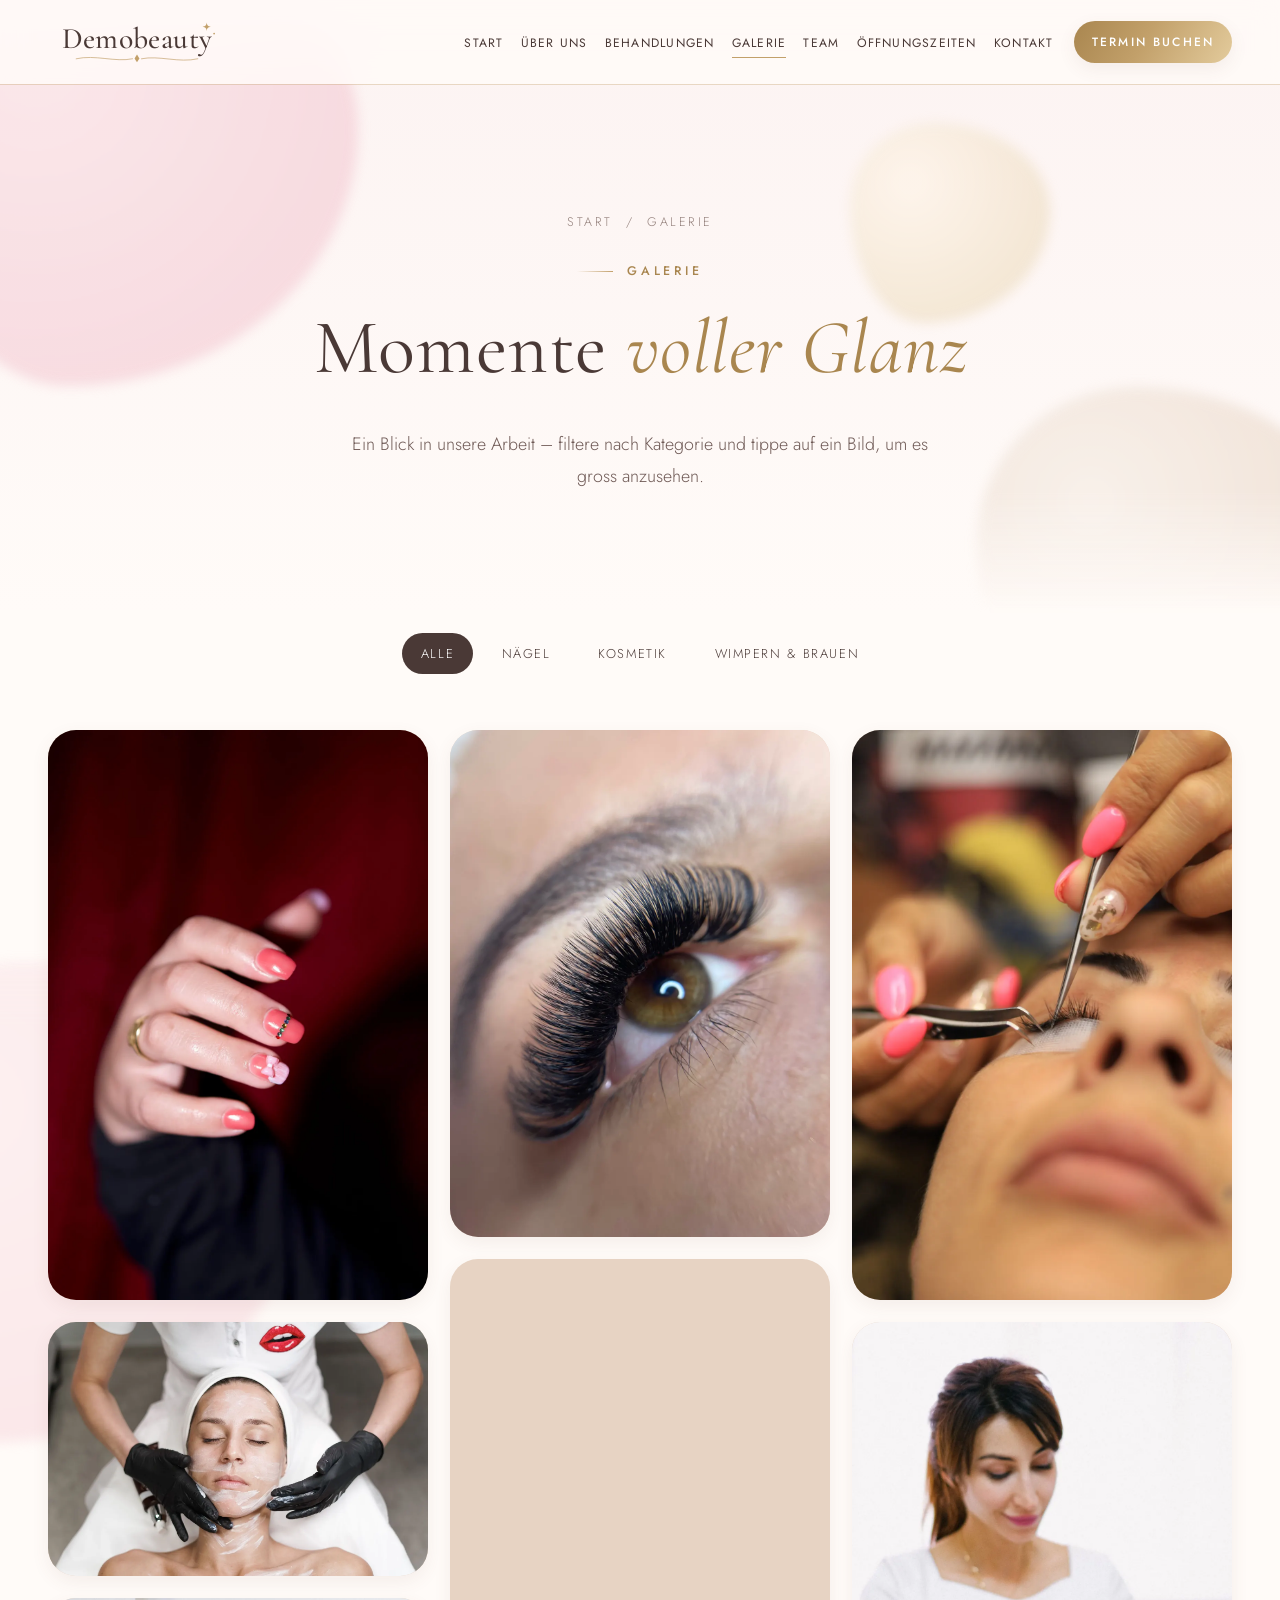
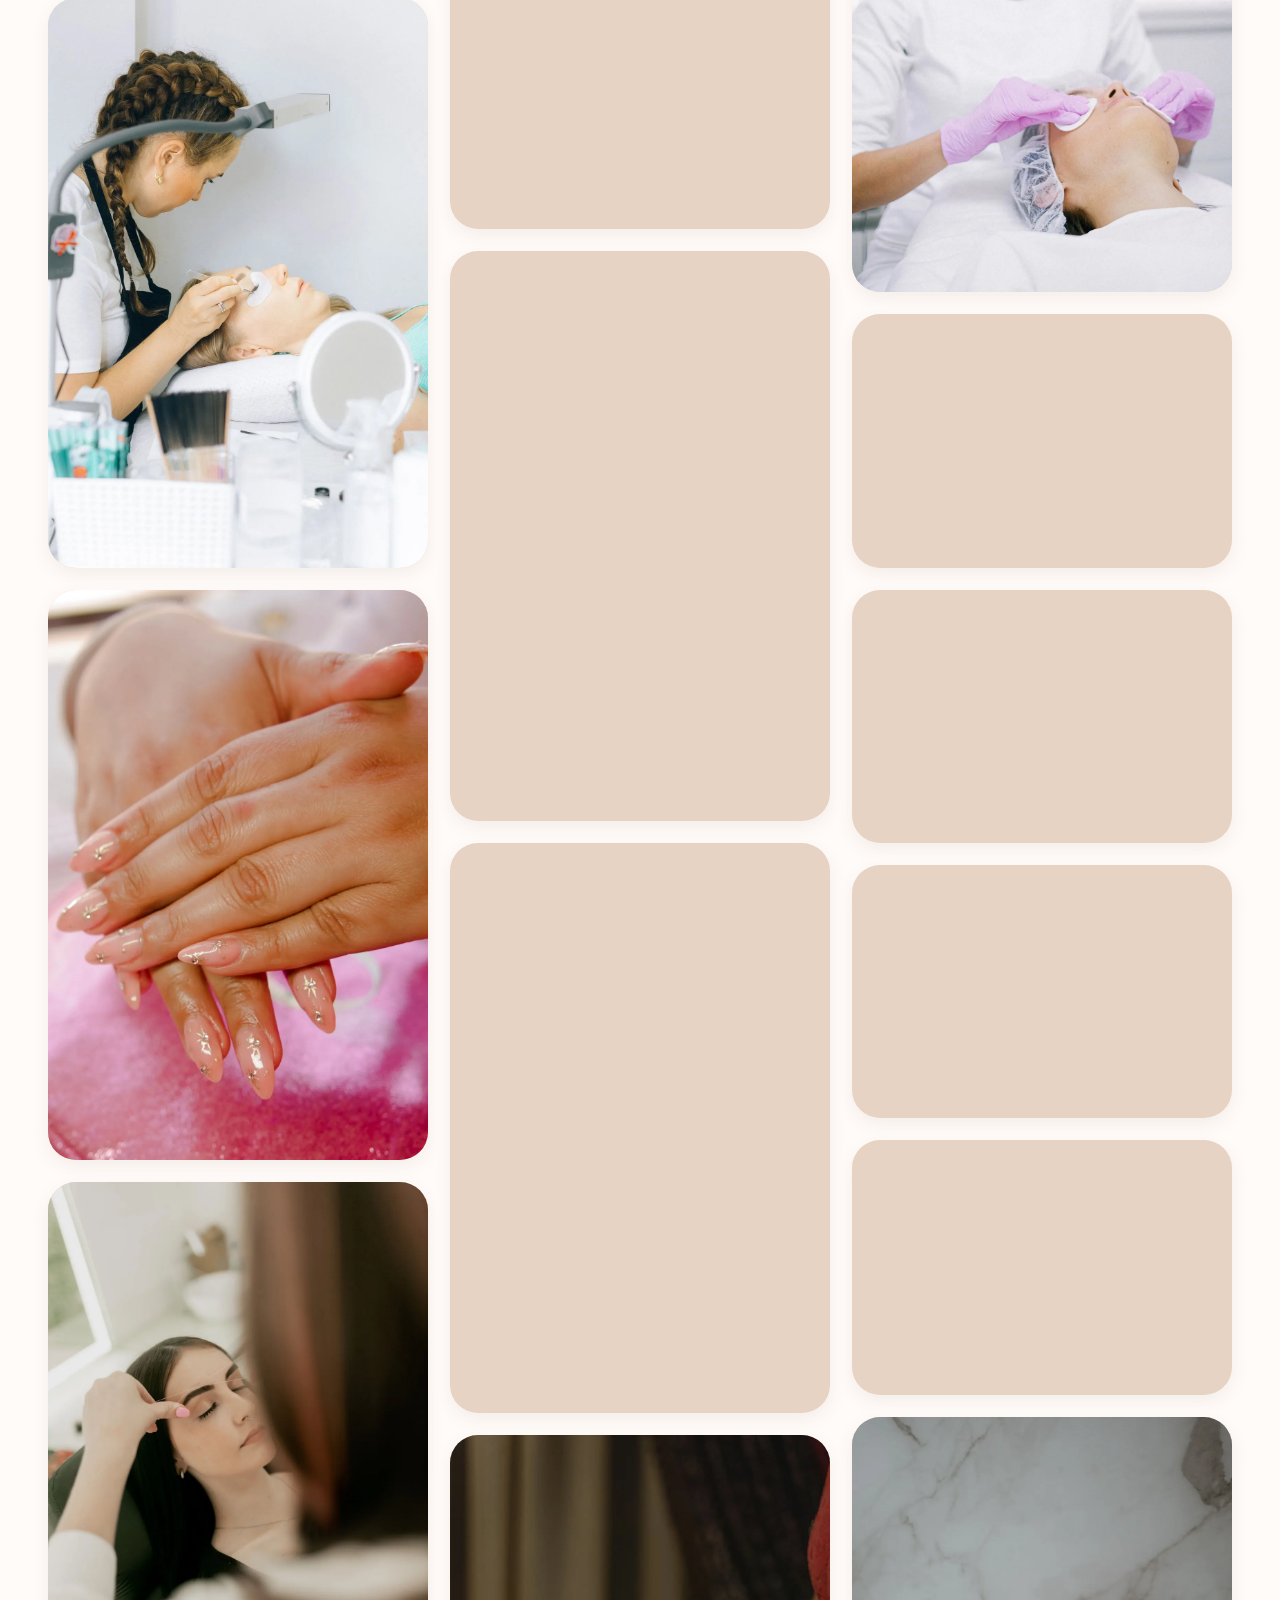
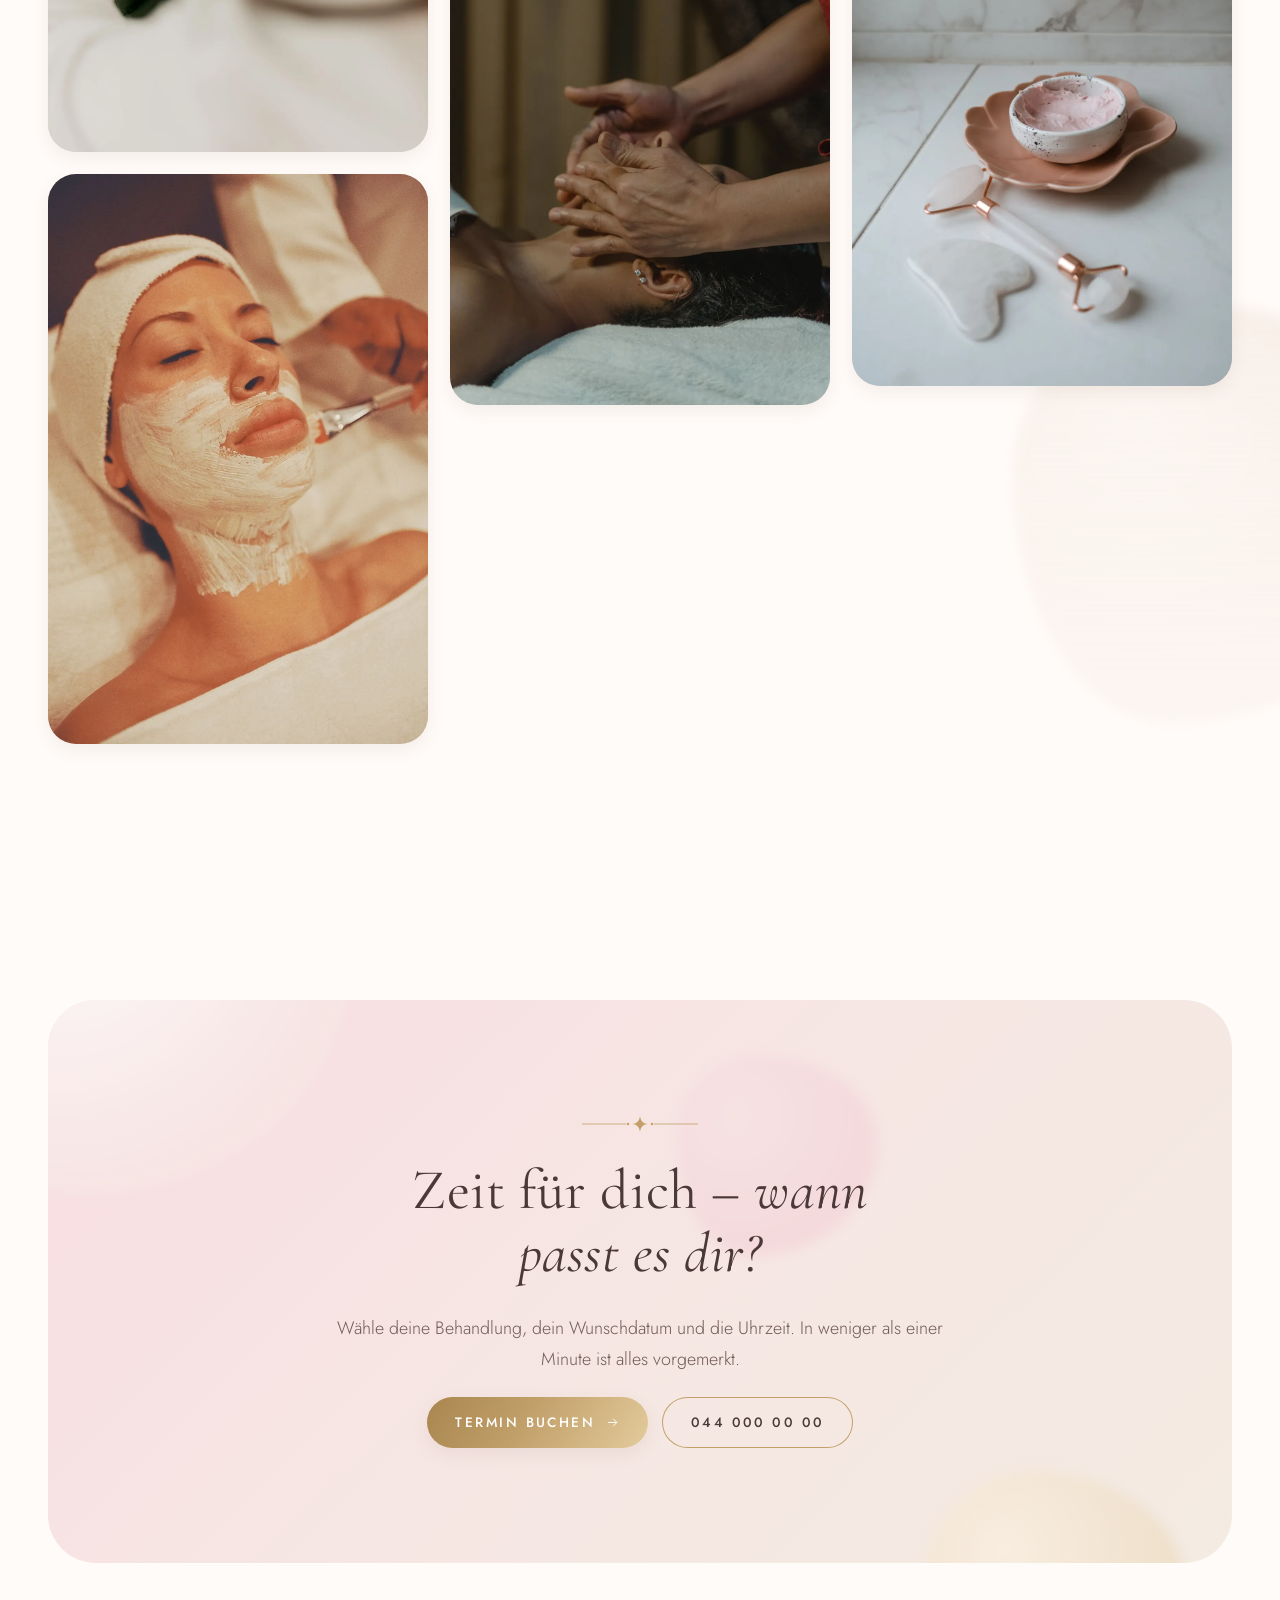
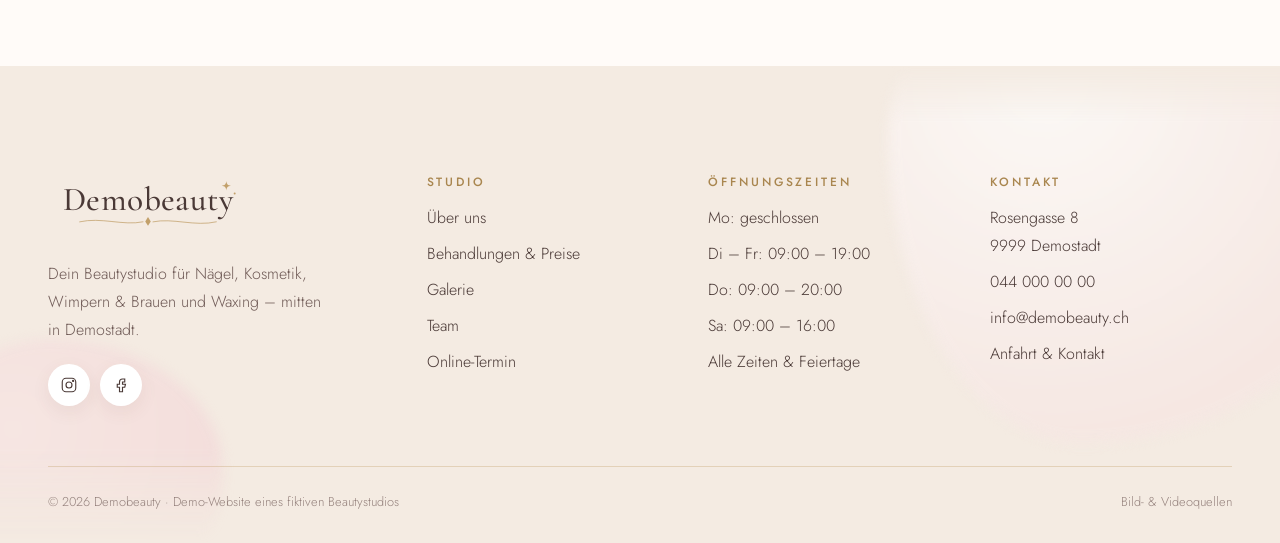
<file: galerie.html>
<!DOCTYPE html>
<html lang="de-CH">
<head>
<meta charset="utf-8">
<meta name="viewport" content="width=device-width, initial-scale=1">
<title>Galerie – Demobeauty</title>
<meta name="description" content="Galerie von Demobeauty: Nägel, Kosmetik, Wimpern &amp; Brauen.">
<meta name="theme-color" content="#f6e6e3">
<link rel="icon" href="assets/img/favicon.svg" type="image/svg+xml">
<link rel="preload" href="assets/fonts/cormorant-garamond-latin-400-normal.woff2" as="font" type="font/woff2" crossorigin>
<link rel="preload" href="assets/fonts/jost-latin-300-normal.woff2" as="font" type="font/woff2" crossorigin>
<link rel="stylesheet" href="assets/css/style.css">
<script>document.documentElement.classList.add("js");</script>
</head>
<body>
<a class="skip-link" href="#inhalt">Zum Inhalt springen</a>
<div class="page-curtain" aria-hidden="true"><svg  viewBox="0 0 120 18" fill="none" aria-hidden="true"><path d="M2 9h44M74 9h44" stroke="currentColor" stroke-width=".8"/><path d="M60 1c.7 5 2.6 7.3 8 8-5.4.7-7.3 3-8 8-.7-5-2.6-7.3-8-8 5.4-.7 7.3-3 8-8z" fill="currentColor"/><circle cx="48" cy="9" r="1.3" fill="currentColor"/><circle cx="72" cy="9" r="1.3" fill="currentColor"/></svg></div>
<header class="site-header">
  <div class="header-inner">
    <a class="logo" href="index.html" aria-label="Demobeauty – zur Startseite"><svg viewBox="0 0 240 66" role="img" aria-label="Demobeauty"><text class="logo-word" x="120" y="41" text-anchor="middle">Demobeauty</text><path class="logo-orn" d="M38 55c26-6 52 5 76 0M126 55c24-5 50 6 76 0" stroke-width=".9" stroke-linecap="round"/><path class="logo-spark" d="M120 49.2l3.3 5.3-3.3 5.3-3.3-5.3z"/><path class="logo-spark" d="M214 6c.5 4 1.6 5.2 5.6 5.7-4 .5-5.1 1.7-5.6 5.7-.5-4-1.6-5.2-5.6-5.7 4-.5 5.1-1.7 5.6-5.7z"/><circle class="logo-spark" cx="224" cy="21" r="1.2"/></svg></a>
    <button class="nav-toggle" type="button" aria-expanded="false" aria-controls="hauptnavigation" aria-label="Menü öffnen"><span></span><span></span><span></span></button>
    <nav class="main-nav" id="hauptnavigation" aria-label="Hauptnavigation">
      <ul><li><a href="index.html">Start</a></li><li><a href="ueber-uns.html">Über uns</a></li><li><a href="behandlungen.html">Behandlungen</a></li><li><a href="galerie.html" aria-current="page">Galerie</a></li><li><a href="team.html">Team</a></li><li><a href="oeffnungszeiten.html">Öffnungszeiten</a></li><li><a href="kontakt.html">Kontakt</a></li></ul>
      <a class="btn btn--gold" href="termin.html">Termin buchen</a>
    </nav>
  </div>
</header>
<main id="inhalt">
<section class="page-hero">
  <div class="blobs" aria-hidden="true"><span class="blob " style="--s:460px;top:-12%;left:-8%"></span><span class="blob blob--nude" style="--s:380px;bottom:-25%;right:-6%;--o:.6"></span><span class="blob blob--gold" style="--s:200px;top:20%;right:18%"></span></div>
  <div class="container" style="position:relative;z-index:1">
    <p class="breadcrumb" data-reveal="fade"><a href="index.html">Start</a> &nbsp;/&nbsp; Galerie</p>
    <p class="eyebrow" data-reveal style="--d:100ms">Galerie</p>
    <h1 data-split>Momente <em class="title-accent">voller Glanz</em></h1>
    <p class="lead" data-reveal style="--d:500ms">Ein Blick in unsere Arbeit – filtere nach Kategorie und tippe auf ein Bild, um es gross anzusehen.</p>
  </div>
</section>
<section class="section" style="padding-top:20px">
  <div class="blobs" aria-hidden="true"><span class="blob " style="--s:480px;top:10%;left:-14%;--o:.35"></span><span class="blob blob--nude" style="--s:420px;bottom:5%;right:-12%;--o:.45"></span></div>
  <div class="container">
    <div class="filter-bar" role="group" aria-label="Galerie filtern" data-reveal>
      <button class="chip" type="button" data-filter="alle" aria-pressed="true">Alle</button>
      <button class="chip" type="button" data-filter="naegel" aria-pressed="false">Nägel</button>
      <button class="chip" type="button" data-filter="kosmetik" aria-pressed="false">Kosmetik</button>
      <button class="chip" type="button" data-filter="wimpern" aria-pressed="false">Wimpern &amp; Brauen</button>
    </div>
    <div class="gallery"><button type="button" class="g-item" data-cat="naegel" data-reveal style="--d:0ms" aria-label="Coral mit Schleife vergrössern"><figure class="mb-0" style="margin:0"><img src="assets/img/nails-floral.webp" alt="Coral mit Schleife – Nail Art" width="1100" height="1650" loading="lazy" decoding="async"><figcaption>Coral mit Schleife<small>Nail Art</small></figcaption></figure></button><button type="button" class="g-item" data-cat="kosmetik" data-reveal style="--d:100ms" aria-label="Pflegende Maske vergrössern"><figure class="mb-0" style="margin:0"><img src="assets/img/facial-mask.webp" alt="Pflegende Maske – Gesichtsbehandlung" width="1400" height="934" loading="lazy" decoding="async"><figcaption>Pflegende Maske<small>Gesichtsbehandlung</small></figcaption></figure></button><button type="button" class="g-item" data-cat="wimpern" data-reveal style="--d:200ms" aria-label="Lash-Termin vergrössern"><figure class="mb-0" style="margin:0"><img src="assets/img/lash-salon.webp" alt="Lash-Termin – Extensions" width="1100" height="1650" loading="lazy" decoding="async"><figcaption>Lash-Termin<small>Extensions</small></figcaption></figure></button><button type="button" class="g-item" data-cat="naegel" data-reveal style="--d:0ms" aria-label="Rosé Glitter vergrössern"><figure class="mb-0" style="margin:0"><img src="assets/img/nails-glitter.webp" alt="Rosé Glitter – Gel" width="1100" height="1650" loading="lazy" decoding="async"><figcaption>Rosé Glitter<small>Gel</small></figcaption></figure></button><button type="button" class="g-item" data-cat="wimpern" data-reveal style="--d:100ms" aria-label="Brauen in Form vergrössern"><figure class="mb-0" style="margin:0"><img src="assets/img/brow-shaping.webp" alt="Brauen in Form – Brow Styling" width="1100" height="1650" loading="lazy" decoding="async"><figcaption>Brauen in Form<small>Brow Styling</small></figcaption></figure></button><button type="button" class="g-item" data-cat="kosmetik" data-reveal style="--d:200ms" aria-label="Ton-Maske vergrössern"><figure class="mb-0" style="margin:0"><img src="assets/img/facial-relax.webp" alt="Ton-Maske – Peeling" width="1100" height="1650" loading="lazy" decoding="async"><figcaption>Ton-Maske<small>Peeling</small></figcaption></figure></button><button type="button" class="g-item" data-cat="wimpern" data-reveal style="--d:0ms" aria-label="Volume Lashes vergrössern"><figure class="mb-0" style="margin:0"><img src="assets/img/eye-closeup.webp" alt="Volume Lashes – Extensions" width="1100" height="1466" loading="lazy" decoding="async"><figcaption>Volume Lashes<small>Extensions</small></figcaption></figure></button><button type="button" class="g-item" data-cat="kosmetik" data-reveal style="--d:100ms" aria-label="Feuchtigkeitspflege vergrössern"><figure class="mb-0" style="margin:0"><img src="assets/img/skin-cream.webp" alt="Feuchtigkeitspflege – Hautpflege" width="1200" height="1800" loading="lazy" decoding="async"><figcaption>Feuchtigkeitspflege<small>Hautpflege</small></figcaption></figure></button><button type="button" class="g-item" data-cat="naegel" data-reveal style="--d:200ms" aria-label="Spa-Pediküre vergrössern"><figure class="mb-0" style="margin:0"><img src="assets/img/pedicure.webp" alt="Spa-Pediküre – Pediküre" width="1100" height="1650" loading="lazy" decoding="async"><figcaption>Spa-Pediküre<small>Pediküre</small></figcaption></figure></button><button type="button" class="g-item" data-cat="wimpern" data-reveal style="--d:0ms" aria-label="Werkzeug &amp; Wimpern vergrössern"><figure class="mb-0" style="margin:0"><img src="assets/img/lash-flatlay.webp" alt="Werkzeug &amp; Wimpern – Lash Atelier" width="1100" height="1650" loading="lazy" decoding="async"><figcaption>Werkzeug &amp; Wimpern<small>Lash Atelier</small></figcaption></figure></button><button type="button" class="g-item" data-cat="kosmetik" data-reveal style="--d:100ms" aria-label="Gesichtsmassage vergrössern"><figure class="mb-0" style="margin:0"><img src="assets/img/facial-massage.webp" alt="Gesichtsmassage – Anti-Aging" width="1100" height="1650" loading="lazy" decoding="async"><figcaption>Gesichtsmassage<small>Anti-Aging</small></figcaption></figure></button><button type="button" class="g-item" data-cat="wimpern" data-reveal style="--d:200ms" aria-label="Präzisionsarbeit vergrössern"><figure class="mb-0" style="margin:0"><img src="assets/img/lash-extension.webp" alt="Präzisionsarbeit – Extensions" width="1100" height="1650" loading="lazy" decoding="async"><figcaption>Präzisionsarbeit<small>Extensions</small></figcaption></figure></button><button type="button" class="g-item" data-cat="kosmetik" data-reveal style="--d:0ms" aria-label="Reinigung vergrössern"><figure class="mb-0" style="margin:0"><img src="assets/img/cosmetologist.webp" alt="Reinigung – Gesichtsbehandlung" width="1100" height="1650" loading="lazy" decoding="async"><figcaption>Reinigung<small>Gesichtsbehandlung</small></figcaption></figure></button><button type="button" class="g-item" data-cat="naegel" data-reveal style="--d:100ms" aria-label="Gel-Finish vergrössern"><figure class="mb-0" style="margin:0"><img src="assets/img/nails-gel.webp" alt="Gel-Finish – Gel" width="1300" height="866" loading="lazy" decoding="async"><figcaption>Gel-Finish<small>Gel</small></figcaption></figure></button><button type="button" class="g-item" data-cat="wimpern" data-reveal style="--d:200ms" aria-label="Strahlender Blick vergrössern"><figure class="mb-0" style="margin:0"><img src="assets/img/brow-smile.webp" alt="Strahlender Blick – Brow Lamination" width="1300" height="866" loading="lazy" decoding="async"><figcaption>Strahlender Blick<small>Brow Lamination</small></figcaption></figure></button><button type="button" class="g-item" data-cat="kosmetik" data-reveal style="--d:0ms" aria-label="Glow-Treatment vergrössern"><figure class="mb-0" style="margin:0"><img src="assets/img/facial-spa.webp" alt="Glow-Treatment – Hydra-Glow" width="1400" height="934" loading="lazy" decoding="async"><figcaption>Glow-Treatment<small>Hydra-Glow</small></figcaption></figure></button><button type="button" class="g-item" data-cat="naegel" data-reveal style="--d:100ms" aria-label="Pastell &amp; Muster vergrössern"><figure class="mb-0" style="margin:0"><img src="assets/img/nails-pastel.webp" alt="Pastell &amp; Muster – Nail Art" width="1300" height="870" loading="lazy" decoding="async"><figcaption>Pastell &amp; Muster<small>Nail Art</small></figcaption></figure></button><button type="button" class="g-item" data-cat="kosmetik" data-reveal style="--d:200ms" aria-label="Gua-Sha-Ritual vergrössern"><figure class="mb-0" style="margin:0"><img src="assets/img/skincare-tools.webp" alt="Gua-Sha-Ritual – Anti-Aging" width="1100" height="1648" loading="lazy" decoding="async"><figcaption>Gua-Sha-Ritual<small>Anti-Aging</small></figcaption></figure></button></div>
  </div>
</section>
<div class="lightbox" role="dialog" aria-modal="true" aria-label="Bildansicht" aria-hidden="true">
  <button class="lightbox-close" type="button" aria-label="Schliessen">×</button>
  <button class="lightbox-nav lightbox-nav--prev" type="button" aria-label="Vorheriges Bild">‹</button>
  <figure style="margin:0"><img src="assets/img/nails-floral.webp" alt=""><p></p></figure>
  <button class="lightbox-nav lightbox-nav--next" type="button" aria-label="Nächstes Bild">›</button>
</div>
<section class="section section--tight">
  <div class="container">
    <div class="cta-band" data-reveal="zoom">
      <div class="blobs" aria-hidden="true"><span class="blob blob--rose" style="--s:420px;top:-40%;left:-10%;--o:.8"></span><span class="blob blob--gold" style="--s:260px;bottom:-30%;right:4%"></span><span class="blob " style="--s:200px;top:10%;right:30%;--o:.4"></span></div>
      <svg class="ornament" viewBox="0 0 120 18" fill="none" aria-hidden="true"><path d="M2 9h44M74 9h44" stroke="currentColor" stroke-width=".8"/><path d="M60 1c.7 5 2.6 7.3 8 8-5.4.7-7.3 3-8 8-.7-5-2.6-7.3-8-8 5.4-.7 7.3-3 8-8z" fill="currentColor"/><circle cx="48" cy="9" r="1.3" fill="currentColor"/><circle cx="72" cy="9" r="1.3" fill="currentColor"/></svg>
      <h2 data-split>Zeit für dich – <em>wann passt es dir?</em></h2>
      <p class="lead" style="margin-inline:auto">Wähle deine Behandlung, dein Wunschdatum und die Uhrzeit. In weniger als einer Minute ist alles vorgemerkt.</p>
      <div class="gap-row" style="justify-content:center">
        <a class="btn btn--gold" href="termin.html">Termin buchen <svg viewBox="0 0 24 24" fill="none" stroke="currentColor" stroke-width="1.5" aria-hidden="true"><path d="M5 12h14M13 6l6 6-6 6"/></svg></a>
        <a class="btn btn--outline" href="tel:+41440000000">044 000 00 00</a>
      </div>
    </div>
  </div>
</section>
</main>
<footer class="site-footer">
  <div class="blobs" aria-hidden="true"><span class="blob blob--rose" style="--s:520px;top:-30%;right:-10%;--o:.7"></span><span class="blob " style="--s:300px;bottom:-20%;left:-6%;--o:.35"></span></div>
  <div class="container">
    <div class="footer-grid">
      <div>
        <a class="logo" href="index.html" aria-label="Demobeauty – zur Startseite"><svg viewBox="0 0 240 66" role="img" aria-label="Demobeauty"><text class="logo-word" x="120" y="41" text-anchor="middle">Demobeauty</text><path class="logo-orn" d="M38 55c26-6 52 5 76 0M126 55c24-5 50 6 76 0" stroke-width=".9" stroke-linecap="round"/><path class="logo-spark" d="M120 49.2l3.3 5.3-3.3 5.3-3.3-5.3z"/><path class="logo-spark" d="M214 6c.5 4 1.6 5.2 5.6 5.7-4 .5-5.1 1.7-5.6 5.7-.5-4-1.6-5.2-5.6-5.7 4-.5 5.1-1.7 5.6-5.7z"/><circle class="logo-spark" cx="224" cy="21" r="1.2"/></svg></a>
        <p class="mt-l" style="margin-top:20px;max-width:32ch">Dein Beautystudio für Nägel, Kosmetik, Wimpern &amp; Brauen und Waxing – mitten in Demostadt.</p>
        <div class="socials">
          <a href="#" aria-label="Instagram (Demo)"><svg viewBox="0 0 24 24" fill="none" stroke="currentColor" stroke-width="1.5" aria-hidden="true"><rect x="3" y="3" width="18" height="18" rx="5"/><circle cx="12" cy="12" r="4"/><circle cx="17.5" cy="6.5" r=".8" fill="currentColor"/></svg></a>
          <a href="#" aria-label="Facebook (Demo)"><svg viewBox="0 0 24 24" fill="none" stroke="currentColor" stroke-width="1.5" aria-hidden="true"><path d="M14 8h3V4h-3a4 4 0 0 0-4 4v3H7v4h3v6h4v-6h3l1-4h-4V8z"/></svg></a>
        </div>
      </div>
      <div>
        <h4>Studio</h4>
        <ul>
          <li><a href="ueber-uns.html">Über uns</a></li>
          <li><a href="behandlungen.html">Behandlungen &amp; Preise</a></li>
          <li><a href="galerie.html">Galerie</a></li>
          <li><a href="team.html">Team</a></li>
          <li><a href="termin.html">Online-Termin</a></li>
        </ul>
      </div>
      <div>
        <h4>Öffnungszeiten</h4>
        <ul>
          <li>Mo: geschlossen</li>
          <li>Di – Fr: 09:00 – 19:00</li>
          <li>Do: 09:00 – 20:00</li>
          <li>Sa: 09:00 – 16:00</li>
          <li><a href="oeffnungszeiten.html">Alle Zeiten &amp; Feiertage</a></li>
        </ul>
      </div>
      <div>
        <h4>Kontakt</h4>
        <ul>
          <li>Rosengasse 8<br>9999 Demostadt</li>
          <li><a href="tel:+41440000000">044 000 00 00</a></li>
          <li><a href="mailto:info@demobeauty.ch">info@demobeauty.ch</a></li>
          <li><a href="kontakt.html">Anfahrt &amp; Kontakt</a></li>
        </ul>
      </div>
    </div>
    <div class="footer-bottom">
      <span>© <span data-year>2026</span> Demobeauty · Demo-Website eines fiktiven Beautystudios</span>
      <span><a href="quellen.txt">Bild- &amp; Videoquellen</a></span>
    </div>
  </div>
</footer>
<script src="assets/js/main.js" defer></script>
</body>
</html>
</file>
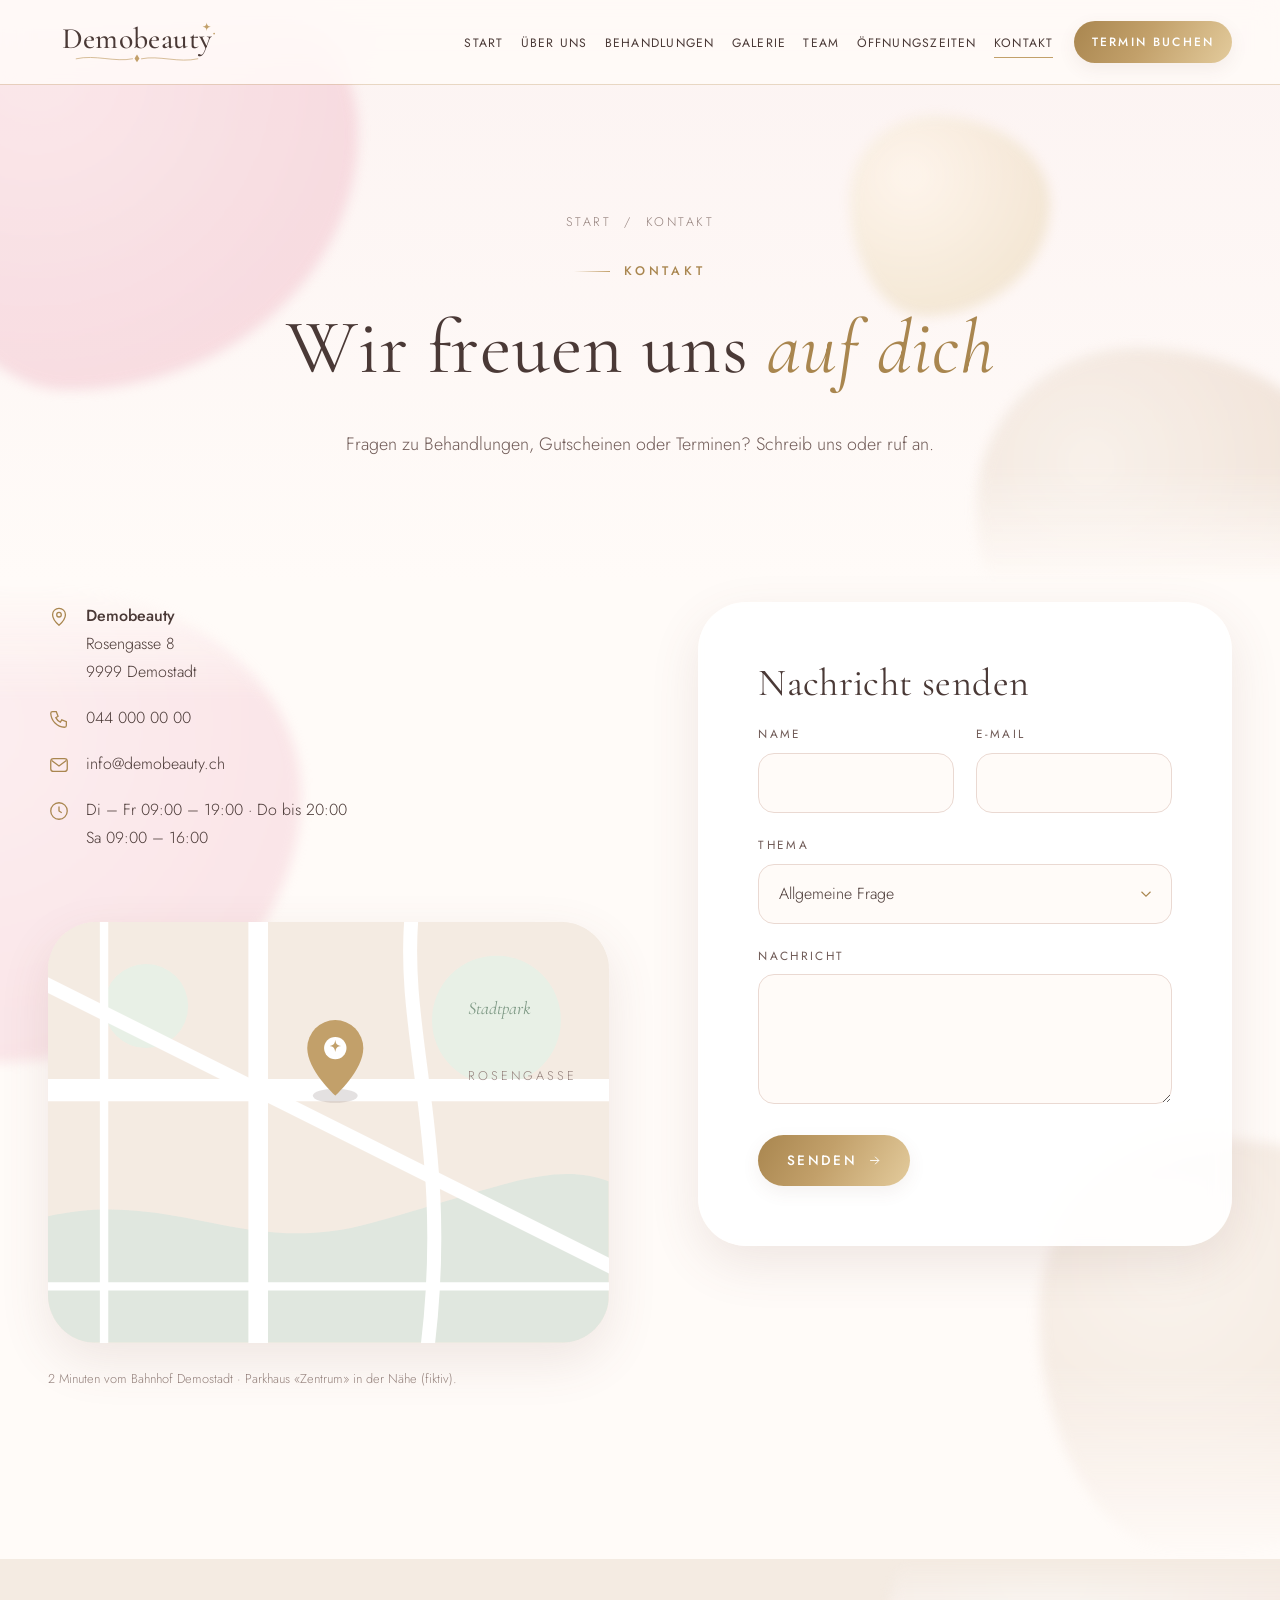
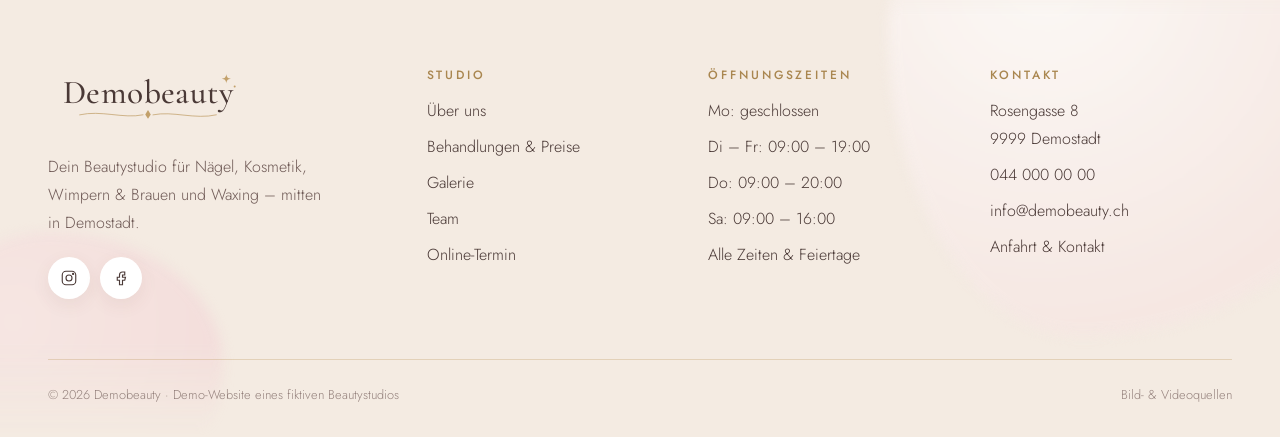
<file: kontakt.html>
<!DOCTYPE html>
<html lang="de-CH">
<head>
<meta charset="utf-8">
<meta name="viewport" content="width=device-width, initial-scale=1">
<title>Kontakt – Demobeauty</title>
<meta name="description" content="Kontakt zu Demobeauty: Rosengasse 8, 9999 Demostadt, 044 000 00 00, info@demobeauty.ch.">
<meta name="theme-color" content="#f6e6e3">
<link rel="icon" href="assets/img/favicon.svg" type="image/svg+xml">
<link rel="preload" href="assets/fonts/cormorant-garamond-latin-400-normal.woff2" as="font" type="font/woff2" crossorigin>
<link rel="preload" href="assets/fonts/jost-latin-300-normal.woff2" as="font" type="font/woff2" crossorigin>
<link rel="stylesheet" href="assets/css/style.css">
<script>document.documentElement.classList.add("js");</script>
</head>
<body>
<a class="skip-link" href="#inhalt">Zum Inhalt springen</a>
<div class="page-curtain" aria-hidden="true"><svg  viewBox="0 0 120 18" fill="none" aria-hidden="true"><path d="M2 9h44M74 9h44" stroke="currentColor" stroke-width=".8"/><path d="M60 1c.7 5 2.6 7.3 8 8-5.4.7-7.3 3-8 8-.7-5-2.6-7.3-8-8 5.4-.7 7.3-3 8-8z" fill="currentColor"/><circle cx="48" cy="9" r="1.3" fill="currentColor"/><circle cx="72" cy="9" r="1.3" fill="currentColor"/></svg></div>
<header class="site-header">
  <div class="header-inner">
    <a class="logo" href="index.html" aria-label="Demobeauty – zur Startseite"><svg viewBox="0 0 240 66" role="img" aria-label="Demobeauty"><text class="logo-word" x="120" y="41" text-anchor="middle">Demobeauty</text><path class="logo-orn" d="M38 55c26-6 52 5 76 0M126 55c24-5 50 6 76 0" stroke-width=".9" stroke-linecap="round"/><path class="logo-spark" d="M120 49.2l3.3 5.3-3.3 5.3-3.3-5.3z"/><path class="logo-spark" d="M214 6c.5 4 1.6 5.2 5.6 5.7-4 .5-5.1 1.7-5.6 5.7-.5-4-1.6-5.2-5.6-5.7 4-.5 5.1-1.7 5.6-5.7z"/><circle class="logo-spark" cx="224" cy="21" r="1.2"/></svg></a>
    <button class="nav-toggle" type="button" aria-expanded="false" aria-controls="hauptnavigation" aria-label="Menü öffnen"><span></span><span></span><span></span></button>
    <nav class="main-nav" id="hauptnavigation" aria-label="Hauptnavigation">
      <ul><li><a href="index.html">Start</a></li><li><a href="ueber-uns.html">Über uns</a></li><li><a href="behandlungen.html">Behandlungen</a></li><li><a href="galerie.html">Galerie</a></li><li><a href="team.html">Team</a></li><li><a href="oeffnungszeiten.html">Öffnungszeiten</a></li><li><a href="kontakt.html" aria-current="page">Kontakt</a></li></ul>
      <a class="btn btn--gold" href="termin.html">Termin buchen</a>
    </nav>
  </div>
</header>
<main id="inhalt">
<section class="page-hero">
  <div class="blobs" aria-hidden="true"><span class="blob " style="--s:460px;top:-12%;left:-8%"></span><span class="blob blob--nude" style="--s:380px;bottom:-25%;right:-6%;--o:.6"></span><span class="blob blob--gold" style="--s:200px;top:20%;right:18%"></span></div>
  <div class="container" style="position:relative;z-index:1">
    <p class="breadcrumb" data-reveal="fade"><a href="index.html">Start</a> &nbsp;/&nbsp; Kontakt</p>
    <p class="eyebrow" data-reveal style="--d:100ms">Kontakt</p>
    <h1 data-split>Wir freuen uns <em class="title-accent">auf dich</em></h1>
    <p class="lead" data-reveal style="--d:500ms">Fragen zu Behandlungen, Gutscheinen oder Terminen? Schreib uns oder ruf an.</p>
  </div>
</section>
<section class="section" style="padding-top:20px">
  <div class="blobs" aria-hidden="true"><span class="blob " style="--s:480px;top:0;left:-14%;--o:.4"></span><span class="blob blob--nude" style="--s:420px;bottom:0;right:-14%;--o:.5"></span></div>
  <div class="container split-layout" style="align-items:start">
    <div>
      <ul class="info-list" data-reveal>
        <li><svg viewBox="0 0 24 24" fill="none" stroke="currentColor" stroke-width="1.4" aria-hidden="true"><path d="M12 21s-7-6.2-7-11.5A7 7 0 0 1 19 9.5C19 14.8 12 21 12 21z"/><circle cx="12" cy="9.5" r="2.5"/></svg><span><strong>Demobeauty</strong><br>Rosengasse 8<br>9999 Demostadt</span></li>
        <li><svg viewBox="0 0 24 24" fill="none" stroke="currentColor" stroke-width="1.4" aria-hidden="true"><path d="M5 4h4l2 5-2.5 1.5a11 11 0 0 0 5 5L15 13l5 2v4a2 2 0 0 1-2 2A16 16 0 0 1 3 6a2 2 0 0 1 2-2"/></svg><a href="tel:+41440000000">044 000 00 00</a></li>
        <li><svg viewBox="0 0 24 24" fill="none" stroke="currentColor" stroke-width="1.4" aria-hidden="true"><rect x="3" y="5" width="18" height="14" rx="3"/><path d="m4 7 8 6 8-6"/></svg><a href="mailto:info@demobeauty.ch">info@demobeauty.ch</a></li>
        <li><svg viewBox="0 0 24 24" fill="none" stroke="currentColor" stroke-width="1.4" aria-hidden="true"><circle cx="12" cy="12" r="9"/><path d="M12 7v5l3 2"/></svg><span>Di – Fr 09:00 – 19:00 · Do bis 20:00<br>Sa 09:00 – 16:00</span></li>
      </ul>
      <div class="map-art mt-l" data-reveal="zoom"><svg viewBox="0 0 400 300" role="img" aria-label="Illustrierte Karte: Demobeauty an der Rosengasse 8 in Demostadt">
  <rect width="400" height="300" fill="#f4ebe2"/>
  <path d="M0 210 C90 190 140 240 230 215 S360 170 400 185 V300 H0z" fill="#d9e6df" opacity=".7"/>
  <circle cx="320" cy="70" r="46" fill="#e8f0e6"/><circle cx="70" cy="60" r="30" fill="#e8f0e6"/>
  <g stroke="#fff" stroke-linecap="round" fill="none">
    <path d="M-10 120 H410" stroke-width="16"/><path d="M150 -10 V310" stroke-width="14"/>
    <path d="M-10 40 L410 250" stroke-width="10"/><path d="M260 -10 C250 80 290 160 270 310" stroke-width="10"/>
    <path d="M40 -10 V310" stroke-width="6"/><path d="M-10 260 H410" stroke-width="6"/>
  </g>
  <text x="300" y="113" font-family="Jost, sans-serif" font-size="9" letter-spacing="2" fill="#94817c">ROSENGASSE</text>
  <text x="300" y="66" font-family="Cormorant Garamond, serif" font-style="italic" font-size="13" fill="#7f9a86">Stadtpark</text>
  <ellipse cx="205" cy="124" rx="16" ry="5" fill="#4a3936" opacity=".15"/>
  <g class="map-pin"><path d="M205 124s-20-18-20-34a20 20 0 0 1 40 0c0 16-20 34-20 34z" fill="#c2a06a"/><circle cx="205" cy="90" r="8" fill="#fff"/>
  <path d="M205 84c.4 3 1.2 4 4.2 4.4-3 .4-3.8 1.4-4.2 4.4-.4-3-1.2-4-4.2-4.4 3-.4 3.8-1.4 4.2-4.4z" fill="#c2a06a"/></g>
</svg></div>
      <p class="demo-note" style="text-align:left">2 Minuten vom Bahnhof Demostadt · Parkhaus «Zentrum» in der Nähe (fiktiv).</p>
    </div>
    <div class="form-card" data-reveal="right">
      <form id="contact-form" novalidate>
        <h2 style="font-size:clamp(1.8rem,3vw,2.4rem)">Nachricht senden</h2>
        <div class="form-grid">
          <div class="field"><label for="k-name">Name</label><input id="k-name" autocomplete="name" required></div>
          <div class="field"><label for="k-mail">E-Mail</label><input id="k-mail" type="email" autocomplete="email" required></div>
          <div class="field full"><label for="k-thema">Thema</label><select id="k-thema"><option>Allgemeine Frage</option><option>Gutschein</option><option>Behandlung</option><option>Termin</option></select></div>
          <div class="field full"><label for="k-msg">Nachricht</label><textarea id="k-msg" required></textarea></div>
          <div class="full"><button class="btn btn--gold" type="submit">Senden <svg viewBox="0 0 24 24" fill="none" stroke="currentColor" stroke-width="1.5" aria-hidden="true"><path d="M5 12h14M13 6l6 6-6 6"/></svg></button></div>
        </div>
      </form>
      <div class="form-success" id="contact-success" role="status" aria-live="polite">
        <svg viewBox="0 0 64 64" fill="none" stroke="currentColor" stroke-width="1.6" aria-hidden="true"><circle cx="32" cy="32" r="29"/><path d="m20 33 8 8 16-17"/></svg>
        <h2>Danke für deine Nachricht!</h2>
        <p>Dies ist eine Demo – die Nachricht wurde nicht versendet.</p>
      </div>
    </div>
  </div>
</section>
</main>
<footer class="site-footer">
  <div class="blobs" aria-hidden="true"><span class="blob blob--rose" style="--s:520px;top:-30%;right:-10%;--o:.7"></span><span class="blob " style="--s:300px;bottom:-20%;left:-6%;--o:.35"></span></div>
  <div class="container">
    <div class="footer-grid">
      <div>
        <a class="logo" href="index.html" aria-label="Demobeauty – zur Startseite"><svg viewBox="0 0 240 66" role="img" aria-label="Demobeauty"><text class="logo-word" x="120" y="41" text-anchor="middle">Demobeauty</text><path class="logo-orn" d="M38 55c26-6 52 5 76 0M126 55c24-5 50 6 76 0" stroke-width=".9" stroke-linecap="round"/><path class="logo-spark" d="M120 49.2l3.3 5.3-3.3 5.3-3.3-5.3z"/><path class="logo-spark" d="M214 6c.5 4 1.6 5.2 5.6 5.7-4 .5-5.1 1.7-5.6 5.7-.5-4-1.6-5.2-5.6-5.7 4-.5 5.1-1.7 5.6-5.7z"/><circle class="logo-spark" cx="224" cy="21" r="1.2"/></svg></a>
        <p class="mt-l" style="margin-top:20px;max-width:32ch">Dein Beautystudio für Nägel, Kosmetik, Wimpern &amp; Brauen und Waxing – mitten in Demostadt.</p>
        <div class="socials">
          <a href="#" aria-label="Instagram (Demo)"><svg viewBox="0 0 24 24" fill="none" stroke="currentColor" stroke-width="1.5" aria-hidden="true"><rect x="3" y="3" width="18" height="18" rx="5"/><circle cx="12" cy="12" r="4"/><circle cx="17.5" cy="6.5" r=".8" fill="currentColor"/></svg></a>
          <a href="#" aria-label="Facebook (Demo)"><svg viewBox="0 0 24 24" fill="none" stroke="currentColor" stroke-width="1.5" aria-hidden="true"><path d="M14 8h3V4h-3a4 4 0 0 0-4 4v3H7v4h3v6h4v-6h3l1-4h-4V8z"/></svg></a>
        </div>
      </div>
      <div>
        <h4>Studio</h4>
        <ul>
          <li><a href="ueber-uns.html">Über uns</a></li>
          <li><a href="behandlungen.html">Behandlungen &amp; Preise</a></li>
          <li><a href="galerie.html">Galerie</a></li>
          <li><a href="team.html">Team</a></li>
          <li><a href="termin.html">Online-Termin</a></li>
        </ul>
      </div>
      <div>
        <h4>Öffnungszeiten</h4>
        <ul>
          <li>Mo: geschlossen</li>
          <li>Di – Fr: 09:00 – 19:00</li>
          <li>Do: 09:00 – 20:00</li>
          <li>Sa: 09:00 – 16:00</li>
          <li><a href="oeffnungszeiten.html">Alle Zeiten &amp; Feiertage</a></li>
        </ul>
      </div>
      <div>
        <h4>Kontakt</h4>
        <ul>
          <li>Rosengasse 8<br>9999 Demostadt</li>
          <li><a href="tel:+41440000000">044 000 00 00</a></li>
          <li><a href="mailto:info@demobeauty.ch">info@demobeauty.ch</a></li>
          <li><a href="kontakt.html">Anfahrt &amp; Kontakt</a></li>
        </ul>
      </div>
    </div>
    <div class="footer-bottom">
      <span>© <span data-year>2026</span> Demobeauty · Demo-Website eines fiktiven Beautystudios</span>
      <span><a href="quellen.txt">Bild- &amp; Videoquellen</a></span>
    </div>
  </div>
</footer>
<script src="assets/js/main.js" defer></script>
</body>
</html>
</file>
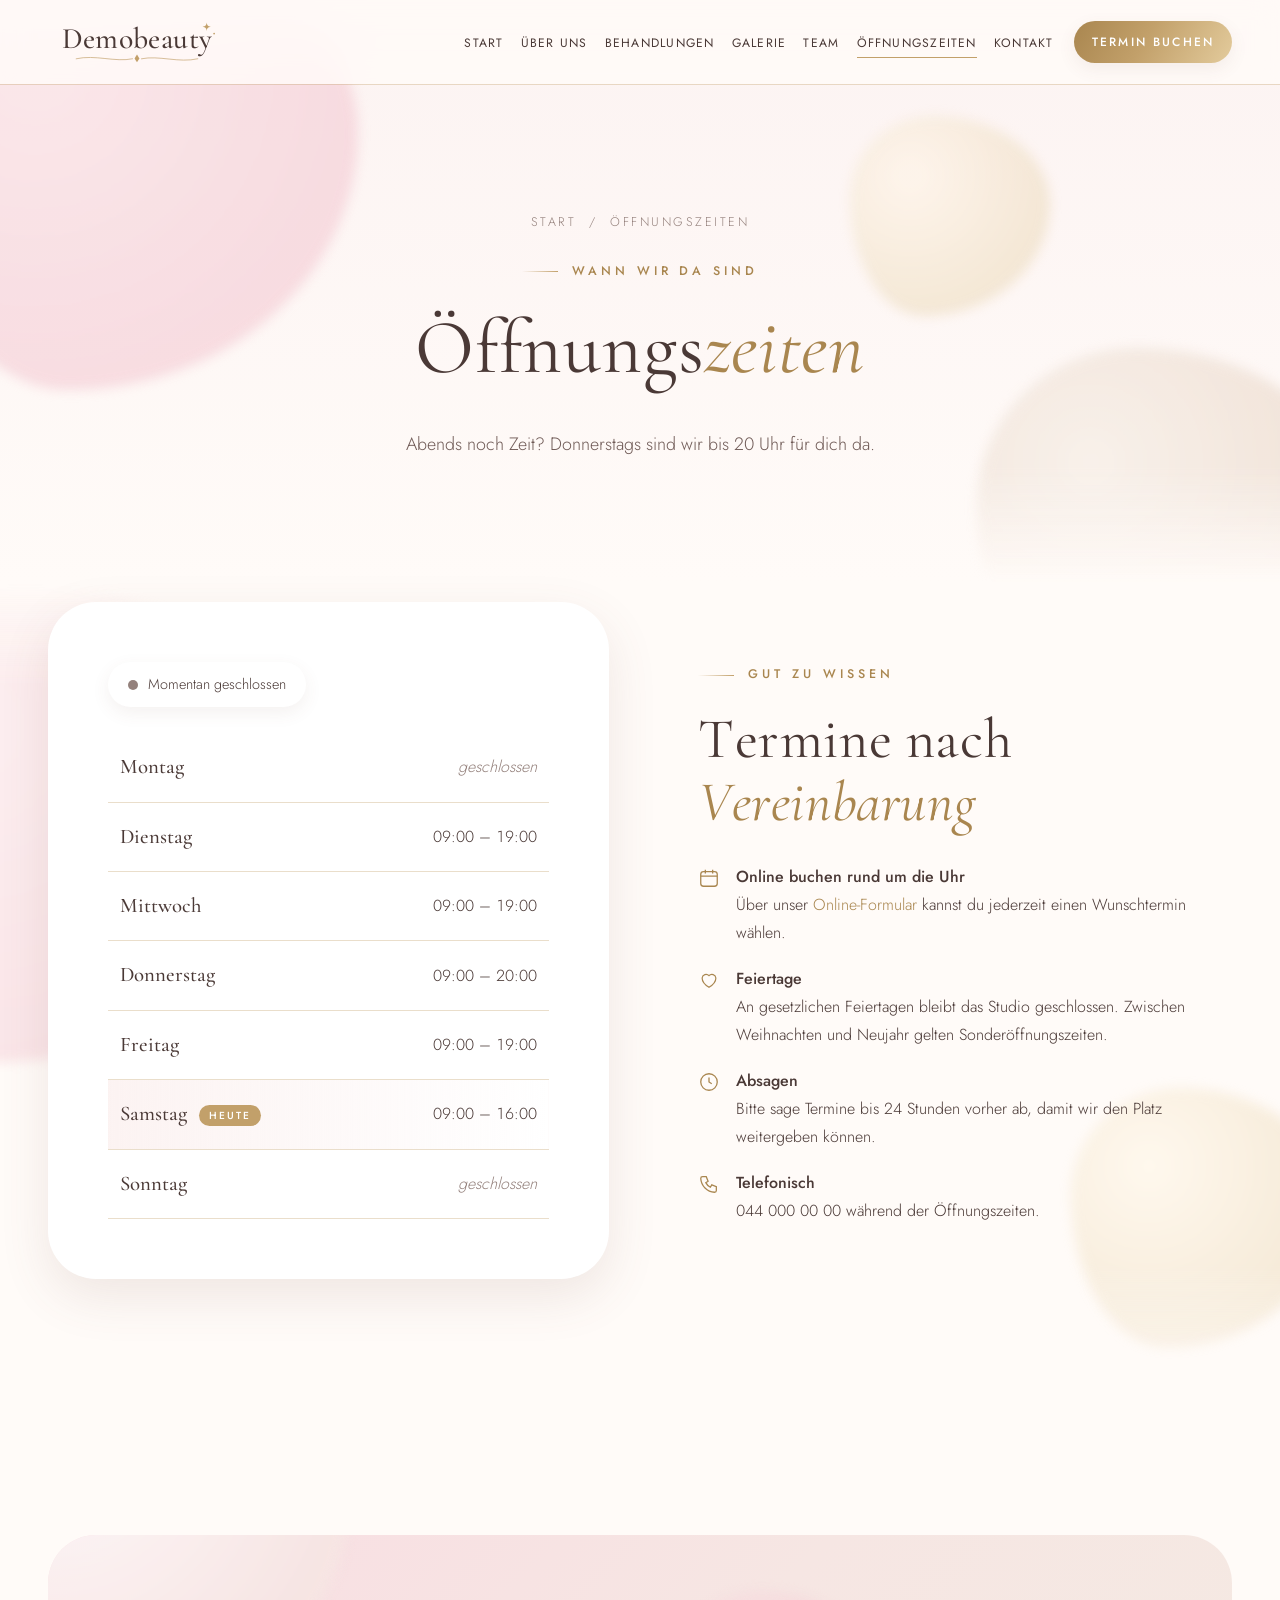
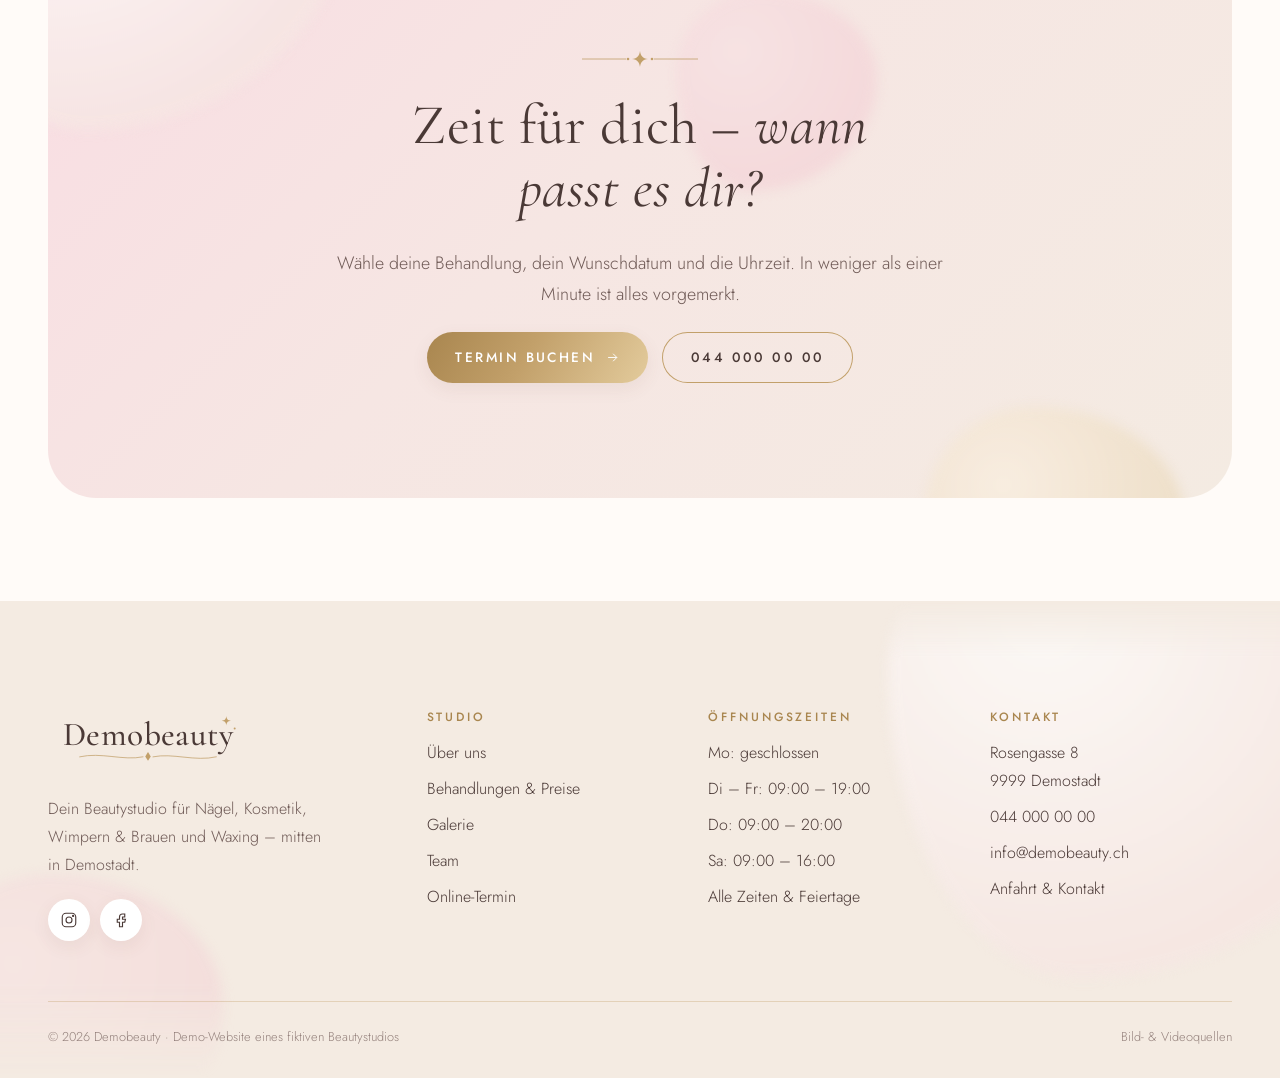
<file: oeffnungszeiten.html>
<!DOCTYPE html>
<html lang="de-CH">
<head>
<meta charset="utf-8">
<meta name="viewport" content="width=device-width, initial-scale=1">
<title>Öffnungszeiten – Demobeauty</title>
<meta name="description" content="Öffnungszeiten von Demobeauty in Demostadt.">
<meta name="theme-color" content="#f6e6e3">
<link rel="icon" href="assets/img/favicon.svg" type="image/svg+xml">
<link rel="preload" href="assets/fonts/cormorant-garamond-latin-400-normal.woff2" as="font" type="font/woff2" crossorigin>
<link rel="preload" href="assets/fonts/jost-latin-300-normal.woff2" as="font" type="font/woff2" crossorigin>
<link rel="stylesheet" href="assets/css/style.css">
<script>document.documentElement.classList.add("js");</script>
</head>
<body>
<a class="skip-link" href="#inhalt">Zum Inhalt springen</a>
<div class="page-curtain" aria-hidden="true"><svg  viewBox="0 0 120 18" fill="none" aria-hidden="true"><path d="M2 9h44M74 9h44" stroke="currentColor" stroke-width=".8"/><path d="M60 1c.7 5 2.6 7.3 8 8-5.4.7-7.3 3-8 8-.7-5-2.6-7.3-8-8 5.4-.7 7.3-3 8-8z" fill="currentColor"/><circle cx="48" cy="9" r="1.3" fill="currentColor"/><circle cx="72" cy="9" r="1.3" fill="currentColor"/></svg></div>
<header class="site-header">
  <div class="header-inner">
    <a class="logo" href="index.html" aria-label="Demobeauty – zur Startseite"><svg viewBox="0 0 240 66" role="img" aria-label="Demobeauty"><text class="logo-word" x="120" y="41" text-anchor="middle">Demobeauty</text><path class="logo-orn" d="M38 55c26-6 52 5 76 0M126 55c24-5 50 6 76 0" stroke-width=".9" stroke-linecap="round"/><path class="logo-spark" d="M120 49.2l3.3 5.3-3.3 5.3-3.3-5.3z"/><path class="logo-spark" d="M214 6c.5 4 1.6 5.2 5.6 5.7-4 .5-5.1 1.7-5.6 5.7-.5-4-1.6-5.2-5.6-5.7 4-.5 5.1-1.7 5.6-5.7z"/><circle class="logo-spark" cx="224" cy="21" r="1.2"/></svg></a>
    <button class="nav-toggle" type="button" aria-expanded="false" aria-controls="hauptnavigation" aria-label="Menü öffnen"><span></span><span></span><span></span></button>
    <nav class="main-nav" id="hauptnavigation" aria-label="Hauptnavigation">
      <ul><li><a href="index.html">Start</a></li><li><a href="ueber-uns.html">Über uns</a></li><li><a href="behandlungen.html">Behandlungen</a></li><li><a href="galerie.html">Galerie</a></li><li><a href="team.html">Team</a></li><li><a href="oeffnungszeiten.html" aria-current="page">Öffnungszeiten</a></li><li><a href="kontakt.html">Kontakt</a></li></ul>
      <a class="btn btn--gold" href="termin.html">Termin buchen</a>
    </nav>
  </div>
</header>
<main id="inhalt">
<section class="page-hero">
  <div class="blobs" aria-hidden="true"><span class="blob " style="--s:460px;top:-12%;left:-8%"></span><span class="blob blob--nude" style="--s:380px;bottom:-25%;right:-6%;--o:.6"></span><span class="blob blob--gold" style="--s:200px;top:20%;right:18%"></span></div>
  <div class="container" style="position:relative;z-index:1">
    <p class="breadcrumb" data-reveal="fade"><a href="index.html">Start</a> &nbsp;/&nbsp; Öffnungszeiten</p>
    <p class="eyebrow" data-reveal style="--d:100ms">Wann wir da sind</p>
    <h1 data-split>Öffnungs<em class="title-accent">zeiten</em></h1>
    <p class="lead" data-reveal style="--d:500ms">Abends noch Zeit? Donnerstags sind wir bis 20 Uhr für dich da.</p>
  </div>
</section>
<section class="section" style="padding-top:20px">
  <div class="blobs" aria-hidden="true"><span class="blob " style="--s:480px;top:0;left:-14%;--o:.4"></span><span class="blob blob--gold" style="--s:260px;bottom:10%;right:-4%"></span></div>
  <div class="container split-layout">
    <div class="hours-card" data-reveal>
      <p style="margin-bottom:26px"><span class="status-pill"><i></i><span>Status wird geladen …</span></span></p>
      <table class="hours-table"><caption class="visually-hidden">Öffnungszeiten Demobeauty</caption><tbody><tr data-day="1"><th scope="row">Montag</th><td class="closed">geschlossen</td></tr><tr data-day="2"><th scope="row">Dienstag</th><td>09:00 – 19:00</td></tr><tr data-day="3"><th scope="row">Mittwoch</th><td>09:00 – 19:00</td></tr><tr data-day="4"><th scope="row">Donnerstag</th><td>09:00 – 20:00</td></tr><tr data-day="5"><th scope="row">Freitag</th><td>09:00 – 19:00</td></tr><tr data-day="6"><th scope="row">Samstag</th><td>09:00 – 16:00</td></tr><tr data-day="0"><th scope="row">Sonntag</th><td class="closed">geschlossen</td></tr></tbody></table>
    </div>
    <div>
      <p class="eyebrow" data-reveal>Gut zu wissen</p>
      <h2 data-split>Termine nach <em class="title-accent">Vereinbarung</em></h2>
      <ul class="info-list" data-reveal>
        <li><svg viewBox="0 0 24 24" fill="none" stroke="currentColor" stroke-width="1.4" aria-hidden="true"><rect x="3" y="5" width="18" height="16" rx="3"/><path d="M3 10h18M8 3v4M16 3v4"/></svg><span><strong>Online buchen rund um die Uhr</strong><br>Über unser <a href="termin.html" style="color:var(--gold-deep)">Online-Formular</a> kannst du jederzeit einen Wunschtermin wählen.</span></li>
        <li><svg viewBox="0 0 24 24" fill="none" stroke="currentColor" stroke-width="1.3" aria-hidden="true"><path d="M12 20s-7.5-4.6-7.5-10.2A4.3 4.3 0 0 1 12 7.3a4.3 4.3 0 0 1 7.5 2.5C19.5 15.4 12 20 12 20z"/></svg><span><strong>Feiertage</strong><br>An gesetzlichen Feiertagen bleibt das Studio geschlossen. Zwischen Weihnachten und Neujahr gelten Sonderöffnungszeiten.</span></li>
        <li><svg viewBox="0 0 24 24" fill="none" stroke="currentColor" stroke-width="1.4" aria-hidden="true"><circle cx="12" cy="12" r="9"/><path d="M12 7v5l3 2"/></svg><span><strong>Absagen</strong><br>Bitte sage Termine bis 24 Stunden vorher ab, damit wir den Platz weitergeben können.</span></li>
        <li><svg viewBox="0 0 24 24" fill="none" stroke="currentColor" stroke-width="1.4" aria-hidden="true"><path d="M5 4h4l2 5-2.5 1.5a11 11 0 0 0 5 5L15 13l5 2v4a2 2 0 0 1-2 2A16 16 0 0 1 3 6a2 2 0 0 1 2-2"/></svg><span><strong>Telefonisch</strong><br><a href="tel:+41440000000">044 000 00 00</a> während der Öffnungszeiten.</span></li>
      </ul>
    </div>
  </div>
</section>
<section class="section section--tight">
  <div class="container">
    <div class="cta-band" data-reveal="zoom">
      <div class="blobs" aria-hidden="true"><span class="blob blob--rose" style="--s:420px;top:-40%;left:-10%;--o:.8"></span><span class="blob blob--gold" style="--s:260px;bottom:-30%;right:4%"></span><span class="blob " style="--s:200px;top:10%;right:30%;--o:.4"></span></div>
      <svg class="ornament" viewBox="0 0 120 18" fill="none" aria-hidden="true"><path d="M2 9h44M74 9h44" stroke="currentColor" stroke-width=".8"/><path d="M60 1c.7 5 2.6 7.3 8 8-5.4.7-7.3 3-8 8-.7-5-2.6-7.3-8-8 5.4-.7 7.3-3 8-8z" fill="currentColor"/><circle cx="48" cy="9" r="1.3" fill="currentColor"/><circle cx="72" cy="9" r="1.3" fill="currentColor"/></svg>
      <h2 data-split>Zeit für dich – <em>wann passt es dir?</em></h2>
      <p class="lead" style="margin-inline:auto">Wähle deine Behandlung, dein Wunschdatum und die Uhrzeit. In weniger als einer Minute ist alles vorgemerkt.</p>
      <div class="gap-row" style="justify-content:center">
        <a class="btn btn--gold" href="termin.html">Termin buchen <svg viewBox="0 0 24 24" fill="none" stroke="currentColor" stroke-width="1.5" aria-hidden="true"><path d="M5 12h14M13 6l6 6-6 6"/></svg></a>
        <a class="btn btn--outline" href="tel:+41440000000">044 000 00 00</a>
      </div>
    </div>
  </div>
</section>
</main>
<footer class="site-footer">
  <div class="blobs" aria-hidden="true"><span class="blob blob--rose" style="--s:520px;top:-30%;right:-10%;--o:.7"></span><span class="blob " style="--s:300px;bottom:-20%;left:-6%;--o:.35"></span></div>
  <div class="container">
    <div class="footer-grid">
      <div>
        <a class="logo" href="index.html" aria-label="Demobeauty – zur Startseite"><svg viewBox="0 0 240 66" role="img" aria-label="Demobeauty"><text class="logo-word" x="120" y="41" text-anchor="middle">Demobeauty</text><path class="logo-orn" d="M38 55c26-6 52 5 76 0M126 55c24-5 50 6 76 0" stroke-width=".9" stroke-linecap="round"/><path class="logo-spark" d="M120 49.2l3.3 5.3-3.3 5.3-3.3-5.3z"/><path class="logo-spark" d="M214 6c.5 4 1.6 5.2 5.6 5.7-4 .5-5.1 1.7-5.6 5.7-.5-4-1.6-5.2-5.6-5.7 4-.5 5.1-1.7 5.6-5.7z"/><circle class="logo-spark" cx="224" cy="21" r="1.2"/></svg></a>
        <p class="mt-l" style="margin-top:20px;max-width:32ch">Dein Beautystudio für Nägel, Kosmetik, Wimpern &amp; Brauen und Waxing – mitten in Demostadt.</p>
        <div class="socials">
          <a href="#" aria-label="Instagram (Demo)"><svg viewBox="0 0 24 24" fill="none" stroke="currentColor" stroke-width="1.5" aria-hidden="true"><rect x="3" y="3" width="18" height="18" rx="5"/><circle cx="12" cy="12" r="4"/><circle cx="17.5" cy="6.5" r=".8" fill="currentColor"/></svg></a>
          <a href="#" aria-label="Facebook (Demo)"><svg viewBox="0 0 24 24" fill="none" stroke="currentColor" stroke-width="1.5" aria-hidden="true"><path d="M14 8h3V4h-3a4 4 0 0 0-4 4v3H7v4h3v6h4v-6h3l1-4h-4V8z"/></svg></a>
        </div>
      </div>
      <div>
        <h4>Studio</h4>
        <ul>
          <li><a href="ueber-uns.html">Über uns</a></li>
          <li><a href="behandlungen.html">Behandlungen &amp; Preise</a></li>
          <li><a href="galerie.html">Galerie</a></li>
          <li><a href="team.html">Team</a></li>
          <li><a href="termin.html">Online-Termin</a></li>
        </ul>
      </div>
      <div>
        <h4>Öffnungszeiten</h4>
        <ul>
          <li>Mo: geschlossen</li>
          <li>Di – Fr: 09:00 – 19:00</li>
          <li>Do: 09:00 – 20:00</li>
          <li>Sa: 09:00 – 16:00</li>
          <li><a href="oeffnungszeiten.html">Alle Zeiten &amp; Feiertage</a></li>
        </ul>
      </div>
      <div>
        <h4>Kontakt</h4>
        <ul>
          <li>Rosengasse 8<br>9999 Demostadt</li>
          <li><a href="tel:+41440000000">044 000 00 00</a></li>
          <li><a href="mailto:info@demobeauty.ch">info@demobeauty.ch</a></li>
          <li><a href="kontakt.html">Anfahrt &amp; Kontakt</a></li>
        </ul>
      </div>
    </div>
    <div class="footer-bottom">
      <span>© <span data-year>2026</span> Demobeauty · Demo-Website eines fiktiven Beautystudios</span>
      <span><a href="quellen.txt">Bild- &amp; Videoquellen</a></span>
    </div>
  </div>
</footer>
<script src="assets/js/main.js" defer></script>
</body>
</html>
</file>
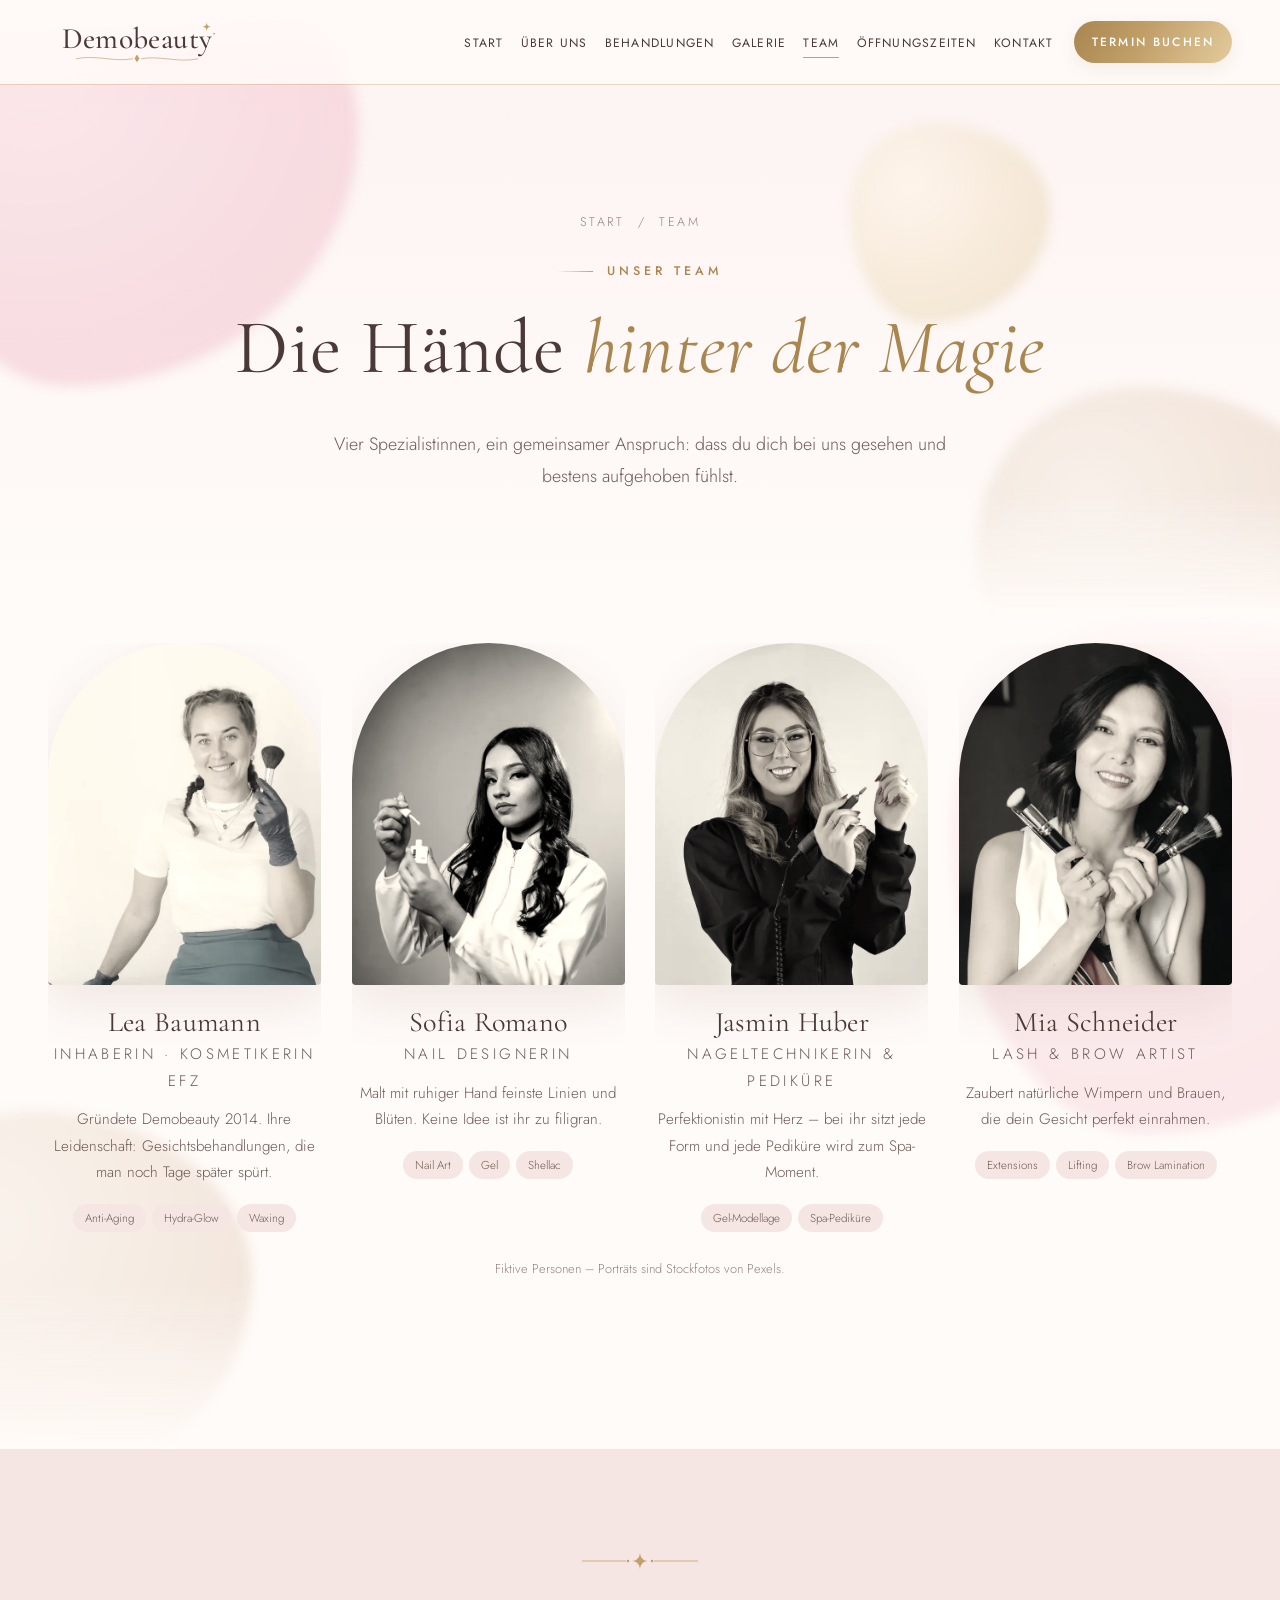
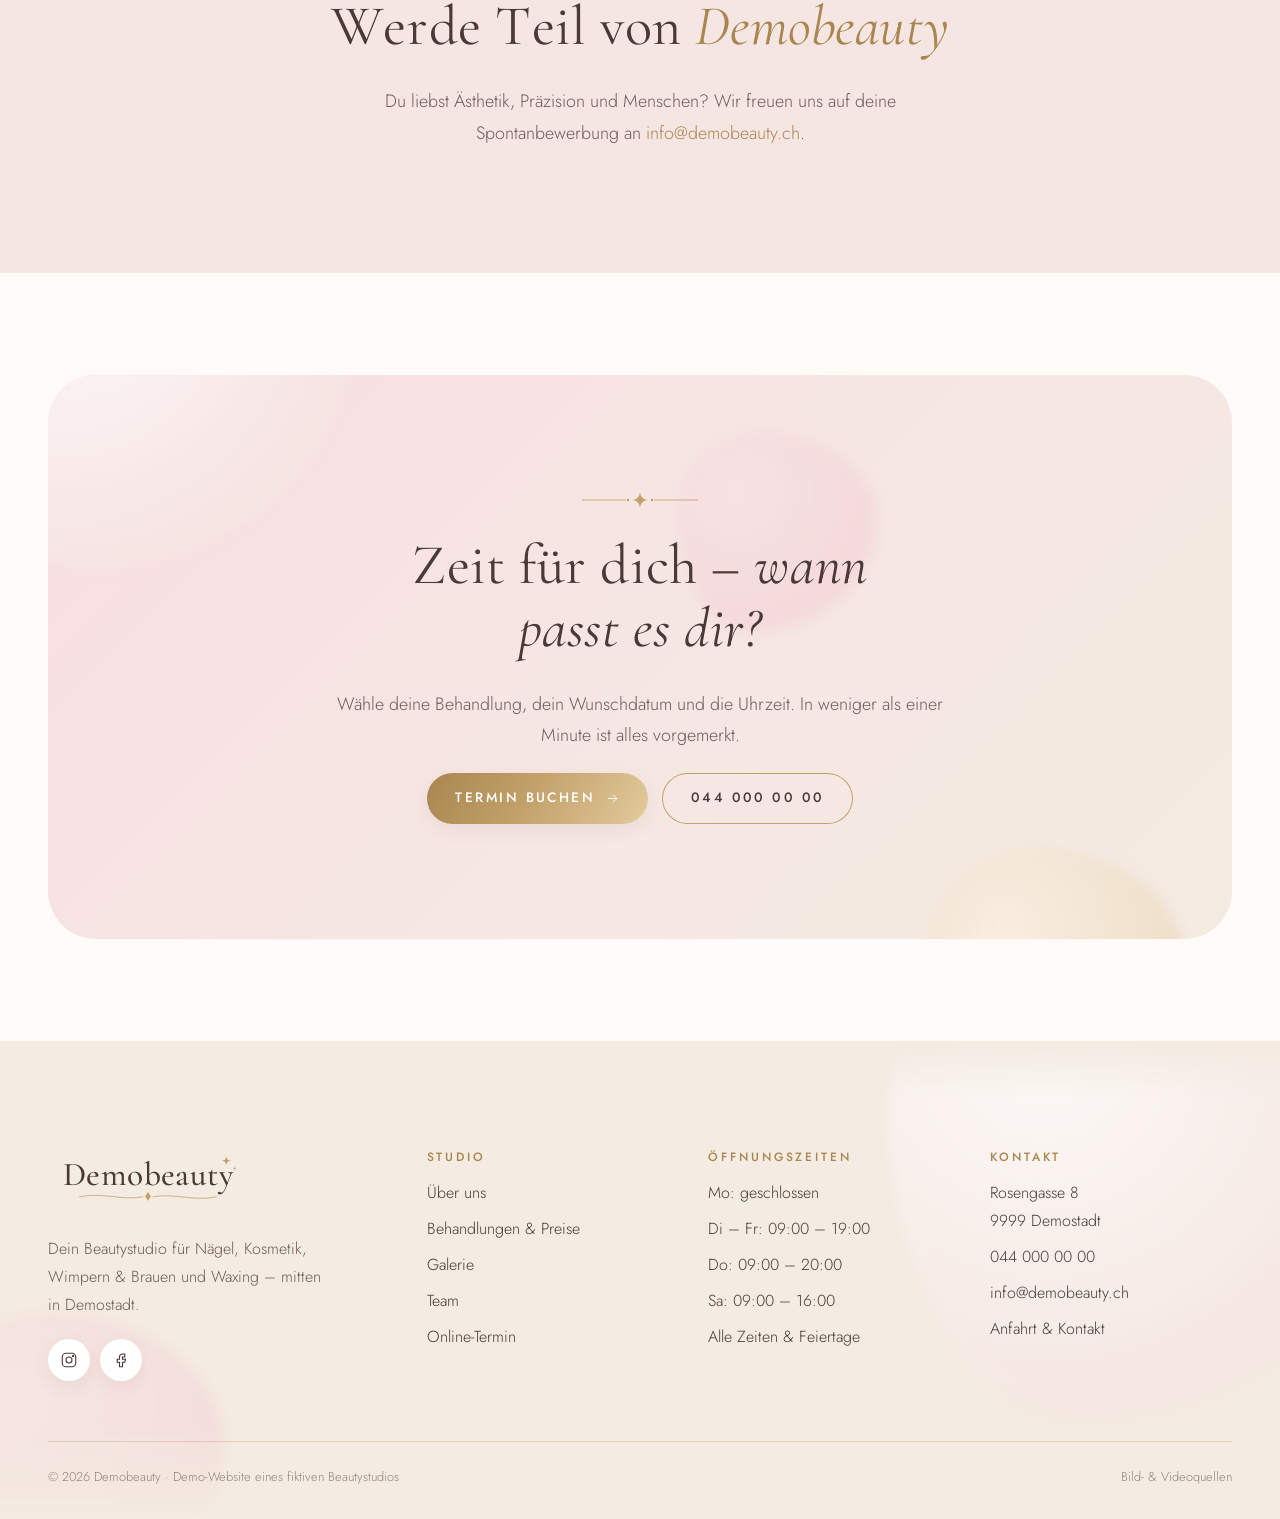
<file: team.html>
<!DOCTYPE html>
<html lang="de-CH">
<head>
<meta charset="utf-8">
<meta name="viewport" content="width=device-width, initial-scale=1">
<title>Team – Demobeauty</title>
<meta name="description" content="Das Team von Demobeauty: Kosmetik, Nail Design, Pediküre, Lash &amp; Brow.">
<meta name="theme-color" content="#f6e6e3">
<link rel="icon" href="assets/img/favicon.svg" type="image/svg+xml">
<link rel="preload" href="assets/fonts/cormorant-garamond-latin-400-normal.woff2" as="font" type="font/woff2" crossorigin>
<link rel="preload" href="assets/fonts/jost-latin-300-normal.woff2" as="font" type="font/woff2" crossorigin>
<link rel="stylesheet" href="assets/css/style.css">
<script>document.documentElement.classList.add("js");</script>
</head>
<body>
<a class="skip-link" href="#inhalt">Zum Inhalt springen</a>
<div class="page-curtain" aria-hidden="true"><svg  viewBox="0 0 120 18" fill="none" aria-hidden="true"><path d="M2 9h44M74 9h44" stroke="currentColor" stroke-width=".8"/><path d="M60 1c.7 5 2.6 7.3 8 8-5.4.7-7.3 3-8 8-.7-5-2.6-7.3-8-8 5.4-.7 7.3-3 8-8z" fill="currentColor"/><circle cx="48" cy="9" r="1.3" fill="currentColor"/><circle cx="72" cy="9" r="1.3" fill="currentColor"/></svg></div>
<header class="site-header">
  <div class="header-inner">
    <a class="logo" href="index.html" aria-label="Demobeauty – zur Startseite"><svg viewBox="0 0 240 66" role="img" aria-label="Demobeauty"><text class="logo-word" x="120" y="41" text-anchor="middle">Demobeauty</text><path class="logo-orn" d="M38 55c26-6 52 5 76 0M126 55c24-5 50 6 76 0" stroke-width=".9" stroke-linecap="round"/><path class="logo-spark" d="M120 49.2l3.3 5.3-3.3 5.3-3.3-5.3z"/><path class="logo-spark" d="M214 6c.5 4 1.6 5.2 5.6 5.7-4 .5-5.1 1.7-5.6 5.7-.5-4-1.6-5.2-5.6-5.7 4-.5 5.1-1.7 5.6-5.7z"/><circle class="logo-spark" cx="224" cy="21" r="1.2"/></svg></a>
    <button class="nav-toggle" type="button" aria-expanded="false" aria-controls="hauptnavigation" aria-label="Menü öffnen"><span></span><span></span><span></span></button>
    <nav class="main-nav" id="hauptnavigation" aria-label="Hauptnavigation">
      <ul><li><a href="index.html">Start</a></li><li><a href="ueber-uns.html">Über uns</a></li><li><a href="behandlungen.html">Behandlungen</a></li><li><a href="galerie.html">Galerie</a></li><li><a href="team.html" aria-current="page">Team</a></li><li><a href="oeffnungszeiten.html">Öffnungszeiten</a></li><li><a href="kontakt.html">Kontakt</a></li></ul>
      <a class="btn btn--gold" href="termin.html">Termin buchen</a>
    </nav>
  </div>
</header>
<main id="inhalt">
<section class="page-hero">
  <div class="blobs" aria-hidden="true"><span class="blob " style="--s:460px;top:-12%;left:-8%"></span><span class="blob blob--nude" style="--s:380px;bottom:-25%;right:-6%;--o:.6"></span><span class="blob blob--gold" style="--s:200px;top:20%;right:18%"></span></div>
  <div class="container" style="position:relative;z-index:1">
    <p class="breadcrumb" data-reveal="fade"><a href="index.html">Start</a> &nbsp;/&nbsp; Team</p>
    <p class="eyebrow" data-reveal style="--d:100ms">Unser Team</p>
    <h1 data-split>Die Hände <em class="title-accent">hinter der Magie</em></h1>
    <p class="lead" data-reveal style="--d:500ms">Vier Spezialistinnen, ein gemeinsamer Anspruch: dass du dich bei uns gesehen und bestens aufgehoben fühlst.</p>
  </div>
</section>
<section class="section" style="padding-top:30px">
  <div class="blobs" aria-hidden="true"><span class="blob " style="--s:520px;top:0;right:-15%;--o:.35"></span><span class="blob blob--nude" style="--s:380px;bottom:-5%;left:-10%;--o:.5"></span></div>
  <div class="container"><div class="team-grid"><article class="card team-card" data-reveal style="--d:0ms">
  <div class="team-photo"><img src="assets/img/team-1.webp" alt="Porträt von Lea Baumann" width="640" height="800" loading="lazy" decoding="async"></div>
  <h3>Lea Baumann</h3><p class="team-role">Inhaberin · Kosmetikerin EFZ</p><p>Gründete Demobeauty 2014. Ihre Leidenschaft: Gesichtsbehandlungen, die man noch Tage später spürt.</p>
  <ul class="team-tags"><li>Anti-Aging</li><li>Hydra-Glow</li><li>Waxing</li></ul>
</article><article class="card team-card" data-reveal style="--d:120ms">
  <div class="team-photo"><img src="assets/img/team-2.webp" alt="Porträt von Sofia Romano" width="640" height="800" loading="lazy" decoding="async"></div>
  <h3>Sofia Romano</h3><p class="team-role">Nail Designerin</p><p>Malt mit ruhiger Hand feinste Linien und Blüten. Keine Idee ist ihr zu filigran.</p>
  <ul class="team-tags"><li>Nail Art</li><li>Gel</li><li>Shellac</li></ul>
</article><article class="card team-card" data-reveal style="--d:240ms">
  <div class="team-photo"><img src="assets/img/team-3.webp" alt="Porträt von Jasmin Huber" width="640" height="800" loading="lazy" decoding="async"></div>
  <h3>Jasmin Huber</h3><p class="team-role">Nageltechnikerin & Pediküre</p><p>Perfektionistin mit Herz – bei ihr sitzt jede Form und jede Pediküre wird zum Spa-Moment.</p>
  <ul class="team-tags"><li>Gel-Modellage</li><li>Spa-Pediküre</li></ul>
</article><article class="card team-card" data-reveal style="--d:360ms">
  <div class="team-photo"><img src="assets/img/team-4.webp" alt="Porträt von Mia Schneider" width="640" height="800" loading="lazy" decoding="async"></div>
  <h3>Mia Schneider</h3><p class="team-role">Lash & Brow Artist</p><p>Zaubert natürliche Wimpern und Brauen, die dein Gesicht perfekt einrahmen.</p>
  <ul class="team-tags"><li>Extensions</li><li>Lifting</li><li>Brow Lamination</li></ul>
</article></div>
  <p class="demo-note">Fiktive Personen – Porträts sind Stockfotos von Pexels.</p></div>
</section>
<section class="section section--rose section--tight">
  <div class="container--narrow center">
    <svg class="ornament" viewBox="0 0 120 18" fill="none" aria-hidden="true"><path d="M2 9h44M74 9h44" stroke="currentColor" stroke-width=".8"/><path d="M60 1c.7 5 2.6 7.3 8 8-5.4.7-7.3 3-8 8-.7-5-2.6-7.3-8-8 5.4-.7 7.3-3 8-8z" fill="currentColor"/><circle cx="48" cy="9" r="1.3" fill="currentColor"/><circle cx="72" cy="9" r="1.3" fill="currentColor"/></svg>
    <h2 data-split>Werde Teil von <em class="title-accent">Demobeauty</em></h2>
    <p class="lead" data-reveal>Du liebst Ästhetik, Präzision und Menschen? Wir freuen uns auf deine Spontanbewerbung an <a href="mailto:info@demobeauty.ch" style="color:var(--gold-deep)">info@demobeauty.ch</a>.</p>
  </div>
</section>
<section class="section section--tight">
  <div class="container">
    <div class="cta-band" data-reveal="zoom">
      <div class="blobs" aria-hidden="true"><span class="blob blob--rose" style="--s:420px;top:-40%;left:-10%;--o:.8"></span><span class="blob blob--gold" style="--s:260px;bottom:-30%;right:4%"></span><span class="blob " style="--s:200px;top:10%;right:30%;--o:.4"></span></div>
      <svg class="ornament" viewBox="0 0 120 18" fill="none" aria-hidden="true"><path d="M2 9h44M74 9h44" stroke="currentColor" stroke-width=".8"/><path d="M60 1c.7 5 2.6 7.3 8 8-5.4.7-7.3 3-8 8-.7-5-2.6-7.3-8-8 5.4-.7 7.3-3 8-8z" fill="currentColor"/><circle cx="48" cy="9" r="1.3" fill="currentColor"/><circle cx="72" cy="9" r="1.3" fill="currentColor"/></svg>
      <h2 data-split>Zeit für dich – <em>wann passt es dir?</em></h2>
      <p class="lead" style="margin-inline:auto">Wähle deine Behandlung, dein Wunschdatum und die Uhrzeit. In weniger als einer Minute ist alles vorgemerkt.</p>
      <div class="gap-row" style="justify-content:center">
        <a class="btn btn--gold" href="termin.html">Termin buchen <svg viewBox="0 0 24 24" fill="none" stroke="currentColor" stroke-width="1.5" aria-hidden="true"><path d="M5 12h14M13 6l6 6-6 6"/></svg></a>
        <a class="btn btn--outline" href="tel:+41440000000">044 000 00 00</a>
      </div>
    </div>
  </div>
</section>
</main>
<footer class="site-footer">
  <div class="blobs" aria-hidden="true"><span class="blob blob--rose" style="--s:520px;top:-30%;right:-10%;--o:.7"></span><span class="blob " style="--s:300px;bottom:-20%;left:-6%;--o:.35"></span></div>
  <div class="container">
    <div class="footer-grid">
      <div>
        <a class="logo" href="index.html" aria-label="Demobeauty – zur Startseite"><svg viewBox="0 0 240 66" role="img" aria-label="Demobeauty"><text class="logo-word" x="120" y="41" text-anchor="middle">Demobeauty</text><path class="logo-orn" d="M38 55c26-6 52 5 76 0M126 55c24-5 50 6 76 0" stroke-width=".9" stroke-linecap="round"/><path class="logo-spark" d="M120 49.2l3.3 5.3-3.3 5.3-3.3-5.3z"/><path class="logo-spark" d="M214 6c.5 4 1.6 5.2 5.6 5.7-4 .5-5.1 1.7-5.6 5.7-.5-4-1.6-5.2-5.6-5.7 4-.5 5.1-1.7 5.6-5.7z"/><circle class="logo-spark" cx="224" cy="21" r="1.2"/></svg></a>
        <p class="mt-l" style="margin-top:20px;max-width:32ch">Dein Beautystudio für Nägel, Kosmetik, Wimpern &amp; Brauen und Waxing – mitten in Demostadt.</p>
        <div class="socials">
          <a href="#" aria-label="Instagram (Demo)"><svg viewBox="0 0 24 24" fill="none" stroke="currentColor" stroke-width="1.5" aria-hidden="true"><rect x="3" y="3" width="18" height="18" rx="5"/><circle cx="12" cy="12" r="4"/><circle cx="17.5" cy="6.5" r=".8" fill="currentColor"/></svg></a>
          <a href="#" aria-label="Facebook (Demo)"><svg viewBox="0 0 24 24" fill="none" stroke="currentColor" stroke-width="1.5" aria-hidden="true"><path d="M14 8h3V4h-3a4 4 0 0 0-4 4v3H7v4h3v6h4v-6h3l1-4h-4V8z"/></svg></a>
        </div>
      </div>
      <div>
        <h4>Studio</h4>
        <ul>
          <li><a href="ueber-uns.html">Über uns</a></li>
          <li><a href="behandlungen.html">Behandlungen &amp; Preise</a></li>
          <li><a href="galerie.html">Galerie</a></li>
          <li><a href="team.html">Team</a></li>
          <li><a href="termin.html">Online-Termin</a></li>
        </ul>
      </div>
      <div>
        <h4>Öffnungszeiten</h4>
        <ul>
          <li>Mo: geschlossen</li>
          <li>Di – Fr: 09:00 – 19:00</li>
          <li>Do: 09:00 – 20:00</li>
          <li>Sa: 09:00 – 16:00</li>
          <li><a href="oeffnungszeiten.html">Alle Zeiten &amp; Feiertage</a></li>
        </ul>
      </div>
      <div>
        <h4>Kontakt</h4>
        <ul>
          <li>Rosengasse 8<br>9999 Demostadt</li>
          <li><a href="tel:+41440000000">044 000 00 00</a></li>
          <li><a href="mailto:info@demobeauty.ch">info@demobeauty.ch</a></li>
          <li><a href="kontakt.html">Anfahrt &amp; Kontakt</a></li>
        </ul>
      </div>
    </div>
    <div class="footer-bottom">
      <span>© <span data-year>2026</span> Demobeauty · Demo-Website eines fiktiven Beautystudios</span>
      <span><a href="quellen.txt">Bild- &amp; Videoquellen</a></span>
    </div>
  </div>
</footer>
<script src="assets/js/main.js" defer></script>
</body>
</html>
</file>
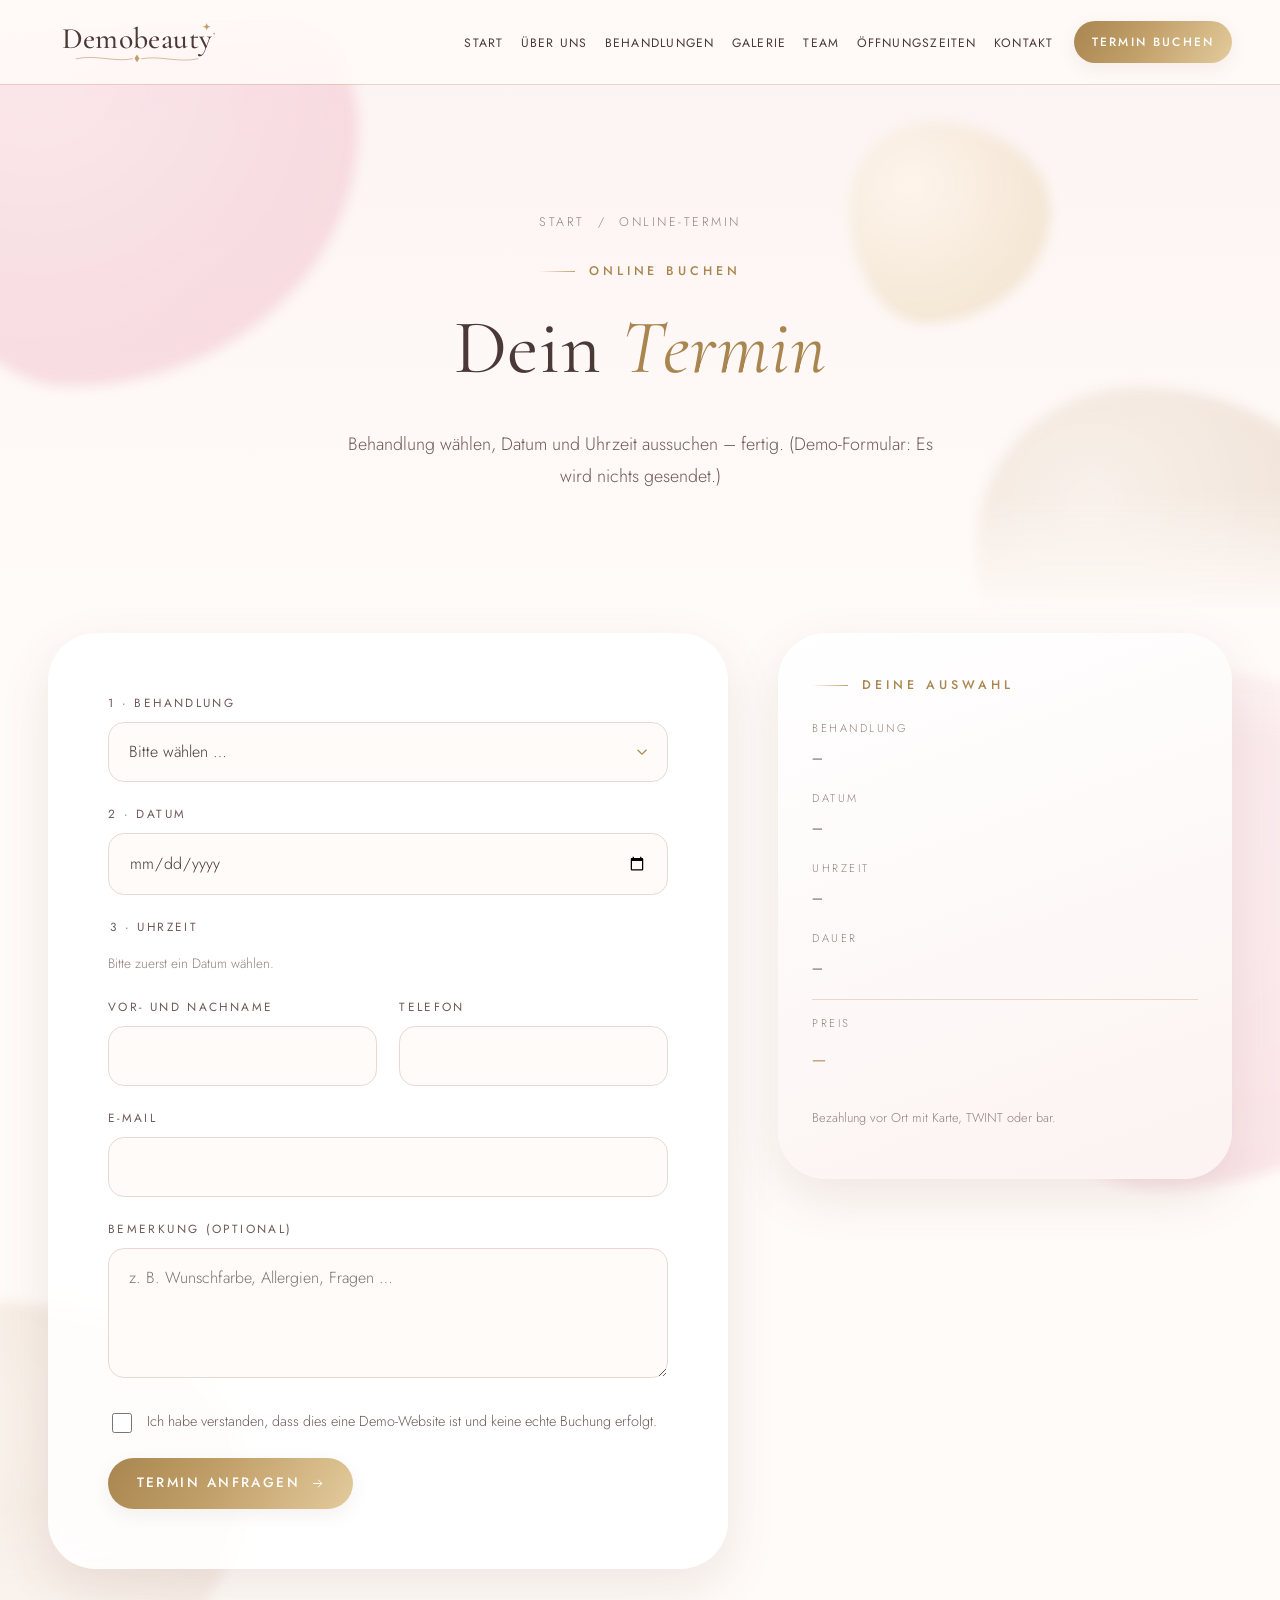
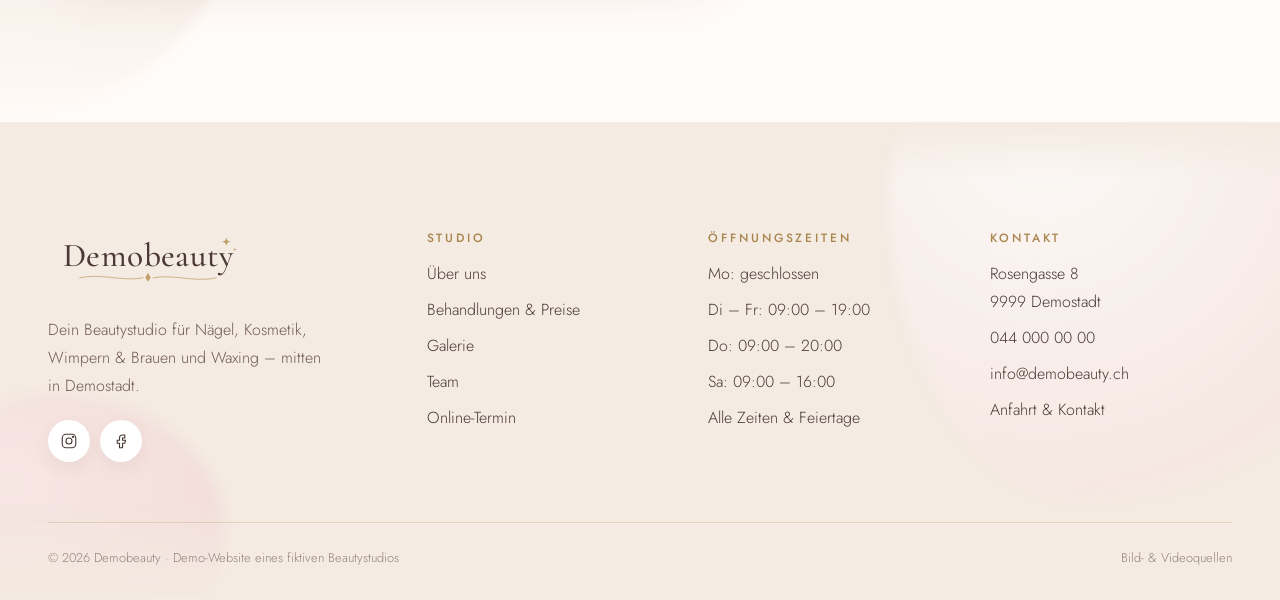
<file: termin.html>
<!DOCTYPE html>
<html lang="de-CH">
<head>
<meta charset="utf-8">
<meta name="viewport" content="width=device-width, initial-scale=1">
<title>Online-Termin – Demobeauty</title>
<meta name="description" content="Online-Termin bei Demobeauty buchen (Demo-Formular).">
<meta name="theme-color" content="#f6e6e3">
<link rel="icon" href="assets/img/favicon.svg" type="image/svg+xml">
<link rel="preload" href="assets/fonts/cormorant-garamond-latin-400-normal.woff2" as="font" type="font/woff2" crossorigin>
<link rel="preload" href="assets/fonts/jost-latin-300-normal.woff2" as="font" type="font/woff2" crossorigin>
<link rel="stylesheet" href="assets/css/style.css">
<script>document.documentElement.classList.add("js");</script>
</head>
<body>
<a class="skip-link" href="#inhalt">Zum Inhalt springen</a>
<div class="page-curtain" aria-hidden="true"><svg  viewBox="0 0 120 18" fill="none" aria-hidden="true"><path d="M2 9h44M74 9h44" stroke="currentColor" stroke-width=".8"/><path d="M60 1c.7 5 2.6 7.3 8 8-5.4.7-7.3 3-8 8-.7-5-2.6-7.3-8-8 5.4-.7 7.3-3 8-8z" fill="currentColor"/><circle cx="48" cy="9" r="1.3" fill="currentColor"/><circle cx="72" cy="9" r="1.3" fill="currentColor"/></svg></div>
<header class="site-header">
  <div class="header-inner">
    <a class="logo" href="index.html" aria-label="Demobeauty – zur Startseite"><svg viewBox="0 0 240 66" role="img" aria-label="Demobeauty"><text class="logo-word" x="120" y="41" text-anchor="middle">Demobeauty</text><path class="logo-orn" d="M38 55c26-6 52 5 76 0M126 55c24-5 50 6 76 0" stroke-width=".9" stroke-linecap="round"/><path class="logo-spark" d="M120 49.2l3.3 5.3-3.3 5.3-3.3-5.3z"/><path class="logo-spark" d="M214 6c.5 4 1.6 5.2 5.6 5.7-4 .5-5.1 1.7-5.6 5.7-.5-4-1.6-5.2-5.6-5.7 4-.5 5.1-1.7 5.6-5.7z"/><circle class="logo-spark" cx="224" cy="21" r="1.2"/></svg></a>
    <button class="nav-toggle" type="button" aria-expanded="false" aria-controls="hauptnavigation" aria-label="Menü öffnen"><span></span><span></span><span></span></button>
    <nav class="main-nav" id="hauptnavigation" aria-label="Hauptnavigation">
      <ul><li><a href="index.html">Start</a></li><li><a href="ueber-uns.html">Über uns</a></li><li><a href="behandlungen.html">Behandlungen</a></li><li><a href="galerie.html">Galerie</a></li><li><a href="team.html">Team</a></li><li><a href="oeffnungszeiten.html">Öffnungszeiten</a></li><li><a href="kontakt.html">Kontakt</a></li></ul>
      <a class="btn btn--gold" href="termin.html" aria-current="page">Termin buchen</a>
    </nav>
  </div>
</header>
<main id="inhalt">
<section class="page-hero">
  <div class="blobs" aria-hidden="true"><span class="blob " style="--s:460px;top:-12%;left:-8%"></span><span class="blob blob--nude" style="--s:380px;bottom:-25%;right:-6%;--o:.6"></span><span class="blob blob--gold" style="--s:200px;top:20%;right:18%"></span></div>
  <div class="container" style="position:relative;z-index:1">
    <p class="breadcrumb" data-reveal="fade"><a href="index.html">Start</a> &nbsp;/&nbsp; Online-Termin</p>
    <p class="eyebrow" data-reveal style="--d:100ms">Online buchen</p>
    <h1 data-split>Dein <em class="title-accent">Termin</em></h1>
    <p class="lead" data-reveal style="--d:500ms">Behandlung wählen, Datum und Uhrzeit aussuchen – fertig. (Demo-Formular: Es wird nichts gesendet.)</p>
  </div>
</section>
<section class="section" style="padding-top:20px">
  <div class="blobs" aria-hidden="true"><span class="blob " style="--s:520px;top:5%;right:-16%;--o:.4"></span><span class="blob blob--nude" style="--s:420px;bottom:0;left:-14%;--o:.5"></span></div>
  <div class="container booking-layout">
    <div class="form-card" data-reveal>
      <form id="booking-form" novalidate>
        <div class="form-grid">
          <div class="field full">
            <label for="behandlung">1 · Behandlung</label>
            <select id="behandlung" name="behandlung" required>
              <option value="">Bitte wählen …</option>
              <optgroup label="Nägel"><option value="Maniküre klassisch" data-dur="45" data-price="55">Maniküre klassisch · 45 Min. · CHF 55</option><option value="Maniküre mit Lack" data-dur="60" data-price="70">Maniküre mit Lack · 60 Min. · CHF 70</option><option value="Shellac Hände" data-dur="60" data-price="85">Shellac Hände · 60 Min. · CHF 85</option><option value="Gel Neumodellage" data-dur="120" data-price="140">Gel Neumodellage · 120 Min. · CHF 140</option><option value="Gel Auffüllen" data-dur="90" data-price="110">Gel Auffüllen · 90 Min. · CHF 110</option><option value="Nail Art Set" data-dur="30" data-price="40">Nail Art Set · 30 Min. · CHF 40</option><option value="Nail Art pro Nagel" data-dur="5" data-price="ab 5">Nail Art pro Nagel · 5 Min. · ab CHF 5</option><option value="Pediküre klassisch" data-dur="60" data-price="75">Pediküre klassisch · 60 Min. · CHF 75</option><option value="Spa-Pediküre mit Shellac" data-dur="90" data-price="115">Spa-Pediküre mit Shellac · 90 Min. · CHF 115</option></optgroup><optgroup label="Kosmetik"><option value="Klassische Gesichtsbehandlung" data-dur="60" data-price="120">Klassische Gesichtsbehandlung · 60 Min. · CHF 120</option><option value="Hydra-Glow Facial" data-dur="75" data-price="155">Hydra-Glow Facial · 75 Min. · CHF 155</option><option value="Augenpflege-Treatment" data-dur="20" data-price="35">Augenpflege-Treatment · 20 Min. · CHF 35</option><option value="Enzym-Peeling" data-dur="30" data-price="60">Enzym-Peeling · 30 Min. · CHF 60</option><option value="Fruchtsäure-Peeling" data-dur="45" data-price="95">Fruchtsäure-Peeling · 45 Min. · CHF 95</option><option value="Anti-Aging Lifting-Behandlung" data-dur="90" data-price="190">Anti-Aging Lifting-Behandlung · 90 Min. · CHF 190</option><option value="Microneedling" data-dur="75" data-price="220">Microneedling · 75 Min. · CHF 220</option></optgroup><optgroup label="Wimpern &amp; Brauen"><option value="Extensions Neuset Classic (1:1)" data-dur="120" data-price="160">Extensions Neuset Classic (1:1) · 120 Min. · CHF 160</option><option value="Extensions Neuset Volume" data-dur="150" data-price="190">Extensions Neuset Volume · 150 Min. · CHF 190</option><option value="Extensions Auffüllen" data-dur="75" data-price="85">Extensions Auffüllen · 75 Min. · CHF 85</option><option value="Wimpernlifting inkl. Färben" data-dur="60" data-price="95">Wimpernlifting inkl. Färben · 60 Min. · CHF 95</option><option value="Wimpern färben" data-dur="15" data-price="25">Wimpern färben · 15 Min. · CHF 25</option><option value="Brow Lamination" data-dur="45" data-price="80">Brow Lamination · 45 Min. · CHF 80</option><option value="Brauen formen" data-dur="20" data-price="30">Brauen formen · 20 Min. · CHF 30</option><option value="Brauen färben" data-dur="15" data-price="22">Brauen färben · 15 Min. · CHF 22</option></optgroup><optgroup label="Waxing &amp; Haarentfernung"><option value="Oberlippe oder Kinn" data-dur="10" data-price="18">Oberlippe oder Kinn · 10 Min. · CHF 18</option><option value="Gesicht komplett" data-dur="30" data-price="55">Gesicht komplett · 30 Min. · CHF 55</option><option value="Achseln" data-dur="15" data-price="32">Achseln · 15 Min. · CHF 32</option><option value="Arme komplett" data-dur="30" data-price="55">Arme komplett · 30 Min. · CHF 55</option><option value="Beine halb" data-dur="30" data-price="50">Beine halb · 30 Min. · CHF 50</option><option value="Beine komplett" data-dur="50" data-price="85">Beine komplett · 50 Min. · CHF 85</option><option value="Bikinizone klassisch" data-dur="20" data-price="40">Bikinizone klassisch · 20 Min. · CHF 40</option><option value="Brazilian" data-dur="40" data-price="70">Brazilian · 40 Min. · CHF 70</option><option value="Rücken oder Brust" data-dur="30" data-price="60">Rücken oder Brust · 30 Min. · CHF 60</option><option value="Beratung &amp; Hauttest" data-dur="30" data-price="0 (kostenlos)">Beratung &amp; Hauttest · 30 Min. · kostenlos</option><option value="Laser Achseln" data-dur="20" data-price="110">Laser Achseln · 20 Min. · CHF 110</option><option value="Laser Bikinizone" data-dur="30" data-price="150">Laser Bikinizone · 30 Min. · CHF 150</option><option value="Laser Unterschenkel" data-dur="45" data-price="220">Laser Unterschenkel · 45 Min. · CHF 220</option></optgroup>
            </select>
          </div>
          <div class="field full">
            <label for="datum">2 · Datum</label>
            <input type="date" id="datum" name="datum" required>
          </div>
          <fieldset class="field full">
            <legend>3 · Uhrzeit</legend>
            <p class="slots-hint">Bitte zuerst ein Datum wählen.</p>
            <div class="slots"></div>
          </fieldset>
          <div class="field"><label for="name">Vor- und Nachname</label><input id="name" name="name" autocomplete="name" required></div>
          <div class="field"><label for="tel">Telefon</label><input id="tel" name="tel" type="tel" autocomplete="tel" required></div>
          <div class="field full"><label for="email">E-Mail</label><input id="email" name="email" type="email" autocomplete="email" required></div>
          <div class="field full"><label for="bemerkung">Bemerkung (optional)</label><textarea id="bemerkung" name="bemerkung" placeholder="z. B. Wunschfarbe, Allergien, Fragen …"></textarea></div>
          <label class="check full"><input type="checkbox" required> <span>Ich habe verstanden, dass dies eine Demo-Website ist und keine echte Buchung erfolgt.</span></label>
          <div class="full"><button class="btn btn--gold" type="submit">Termin anfragen <svg viewBox="0 0 24 24" fill="none" stroke="currentColor" stroke-width="1.5" aria-hidden="true"><path d="M5 12h14M13 6l6 6-6 6"/></svg></button></div>
        </div>
      </form>
      <div class="form-success" id="booking-success" role="status" aria-live="polite">
        <svg viewBox="0 0 64 64" fill="none" stroke="currentColor" stroke-width="1.6" aria-hidden="true"><circle cx="32" cy="32" r="29"/><path d="m20 33 8 8 16-17"/></svg>
        <h2>Vielen Dank!</h2>
        <p class="lead" style="margin-inline:auto">Deine Demo-Anfrage: <span id="ok-text"></span></p>
        <p>Dies ist eine Demo – es wurde kein Termin gebucht und keine Daten wurden übermittelt.</p>
        <a class="btn btn--outline" href="termin.html">Neue Anfrage</a>
      </div>
    </div>
    <aside class="summary" data-reveal="right" aria-label="Zusammenfassung">
      <p class="eyebrow">Deine Auswahl</p>
      <dl>
        <div><dt>Behandlung</dt><dd id="sum-treatment">–</dd></div>
        <div><dt>Datum</dt><dd id="sum-date">–</dd></div>
        <div><dt>Uhrzeit</dt><dd id="sum-time">–</dd></div>
        <div><dt>Dauer</dt><dd id="sum-duration">–</dd></div>
        <div class="total"><dt>Preis</dt><dd id="sum-price">–</dd></div>
      </dl>
      <p class="demo-note" style="text-align:left">Bezahlung vor Ort mit Karte, TWINT oder bar.</p>
    </aside>
  </div>
</section>
</main>
<footer class="site-footer">
  <div class="blobs" aria-hidden="true"><span class="blob blob--rose" style="--s:520px;top:-30%;right:-10%;--o:.7"></span><span class="blob " style="--s:300px;bottom:-20%;left:-6%;--o:.35"></span></div>
  <div class="container">
    <div class="footer-grid">
      <div>
        <a class="logo" href="index.html" aria-label="Demobeauty – zur Startseite"><svg viewBox="0 0 240 66" role="img" aria-label="Demobeauty"><text class="logo-word" x="120" y="41" text-anchor="middle">Demobeauty</text><path class="logo-orn" d="M38 55c26-6 52 5 76 0M126 55c24-5 50 6 76 0" stroke-width=".9" stroke-linecap="round"/><path class="logo-spark" d="M120 49.2l3.3 5.3-3.3 5.3-3.3-5.3z"/><path class="logo-spark" d="M214 6c.5 4 1.6 5.2 5.6 5.7-4 .5-5.1 1.7-5.6 5.7-.5-4-1.6-5.2-5.6-5.7 4-.5 5.1-1.7 5.6-5.7z"/><circle class="logo-spark" cx="224" cy="21" r="1.2"/></svg></a>
        <p class="mt-l" style="margin-top:20px;max-width:32ch">Dein Beautystudio für Nägel, Kosmetik, Wimpern &amp; Brauen und Waxing – mitten in Demostadt.</p>
        <div class="socials">
          <a href="#" aria-label="Instagram (Demo)"><svg viewBox="0 0 24 24" fill="none" stroke="currentColor" stroke-width="1.5" aria-hidden="true"><rect x="3" y="3" width="18" height="18" rx="5"/><circle cx="12" cy="12" r="4"/><circle cx="17.5" cy="6.5" r=".8" fill="currentColor"/></svg></a>
          <a href="#" aria-label="Facebook (Demo)"><svg viewBox="0 0 24 24" fill="none" stroke="currentColor" stroke-width="1.5" aria-hidden="true"><path d="M14 8h3V4h-3a4 4 0 0 0-4 4v3H7v4h3v6h4v-6h3l1-4h-4V8z"/></svg></a>
        </div>
      </div>
      <div>
        <h4>Studio</h4>
        <ul>
          <li><a href="ueber-uns.html">Über uns</a></li>
          <li><a href="behandlungen.html">Behandlungen &amp; Preise</a></li>
          <li><a href="galerie.html">Galerie</a></li>
          <li><a href="team.html">Team</a></li>
          <li><a href="termin.html">Online-Termin</a></li>
        </ul>
      </div>
      <div>
        <h4>Öffnungszeiten</h4>
        <ul>
          <li>Mo: geschlossen</li>
          <li>Di – Fr: 09:00 – 19:00</li>
          <li>Do: 09:00 – 20:00</li>
          <li>Sa: 09:00 – 16:00</li>
          <li><a href="oeffnungszeiten.html">Alle Zeiten &amp; Feiertage</a></li>
        </ul>
      </div>
      <div>
        <h4>Kontakt</h4>
        <ul>
          <li>Rosengasse 8<br>9999 Demostadt</li>
          <li><a href="tel:+41440000000">044 000 00 00</a></li>
          <li><a href="mailto:info@demobeauty.ch">info@demobeauty.ch</a></li>
          <li><a href="kontakt.html">Anfahrt &amp; Kontakt</a></li>
        </ul>
      </div>
    </div>
    <div class="footer-bottom">
      <span>© <span data-year>2026</span> Demobeauty · Demo-Website eines fiktiven Beautystudios</span>
      <span><a href="quellen.txt">Bild- &amp; Videoquellen</a></span>
    </div>
  </div>
</footer>
<script src="assets/js/main.js" defer></script>
</body>
</html>
</file>
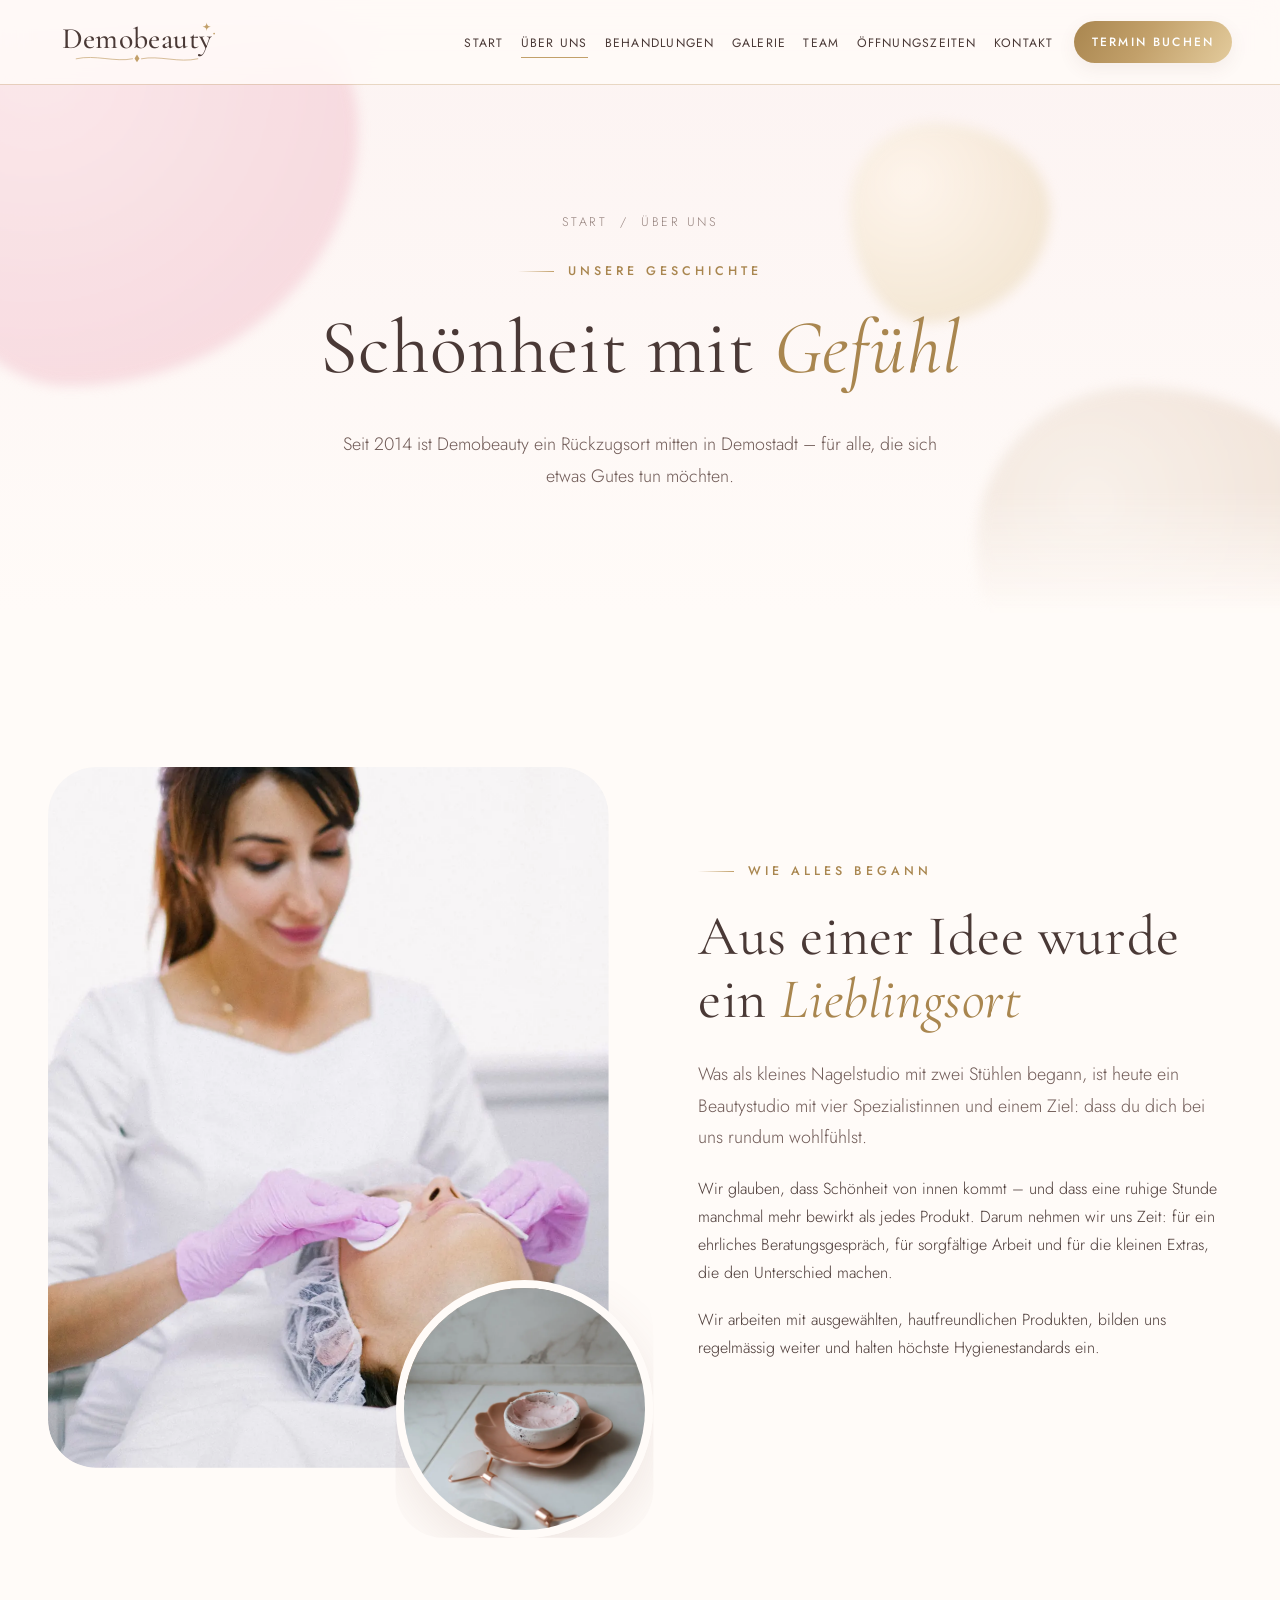
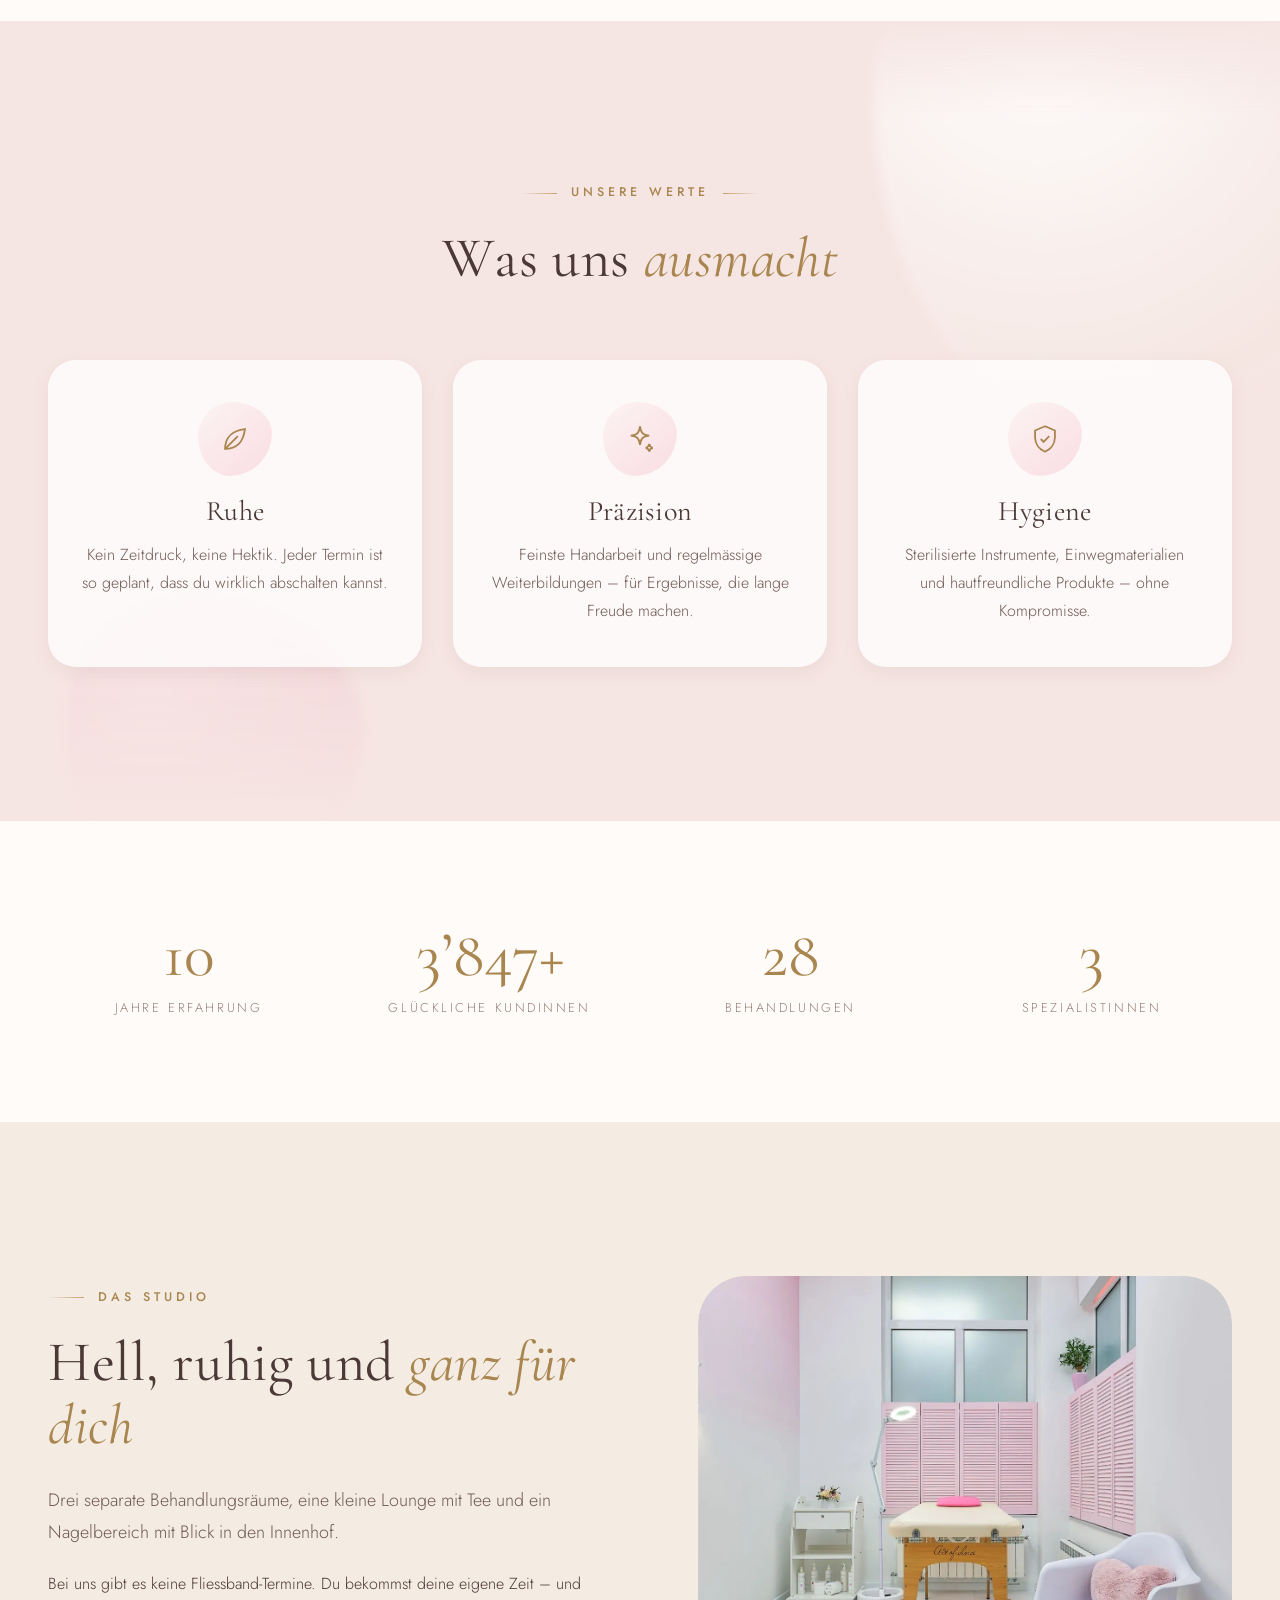
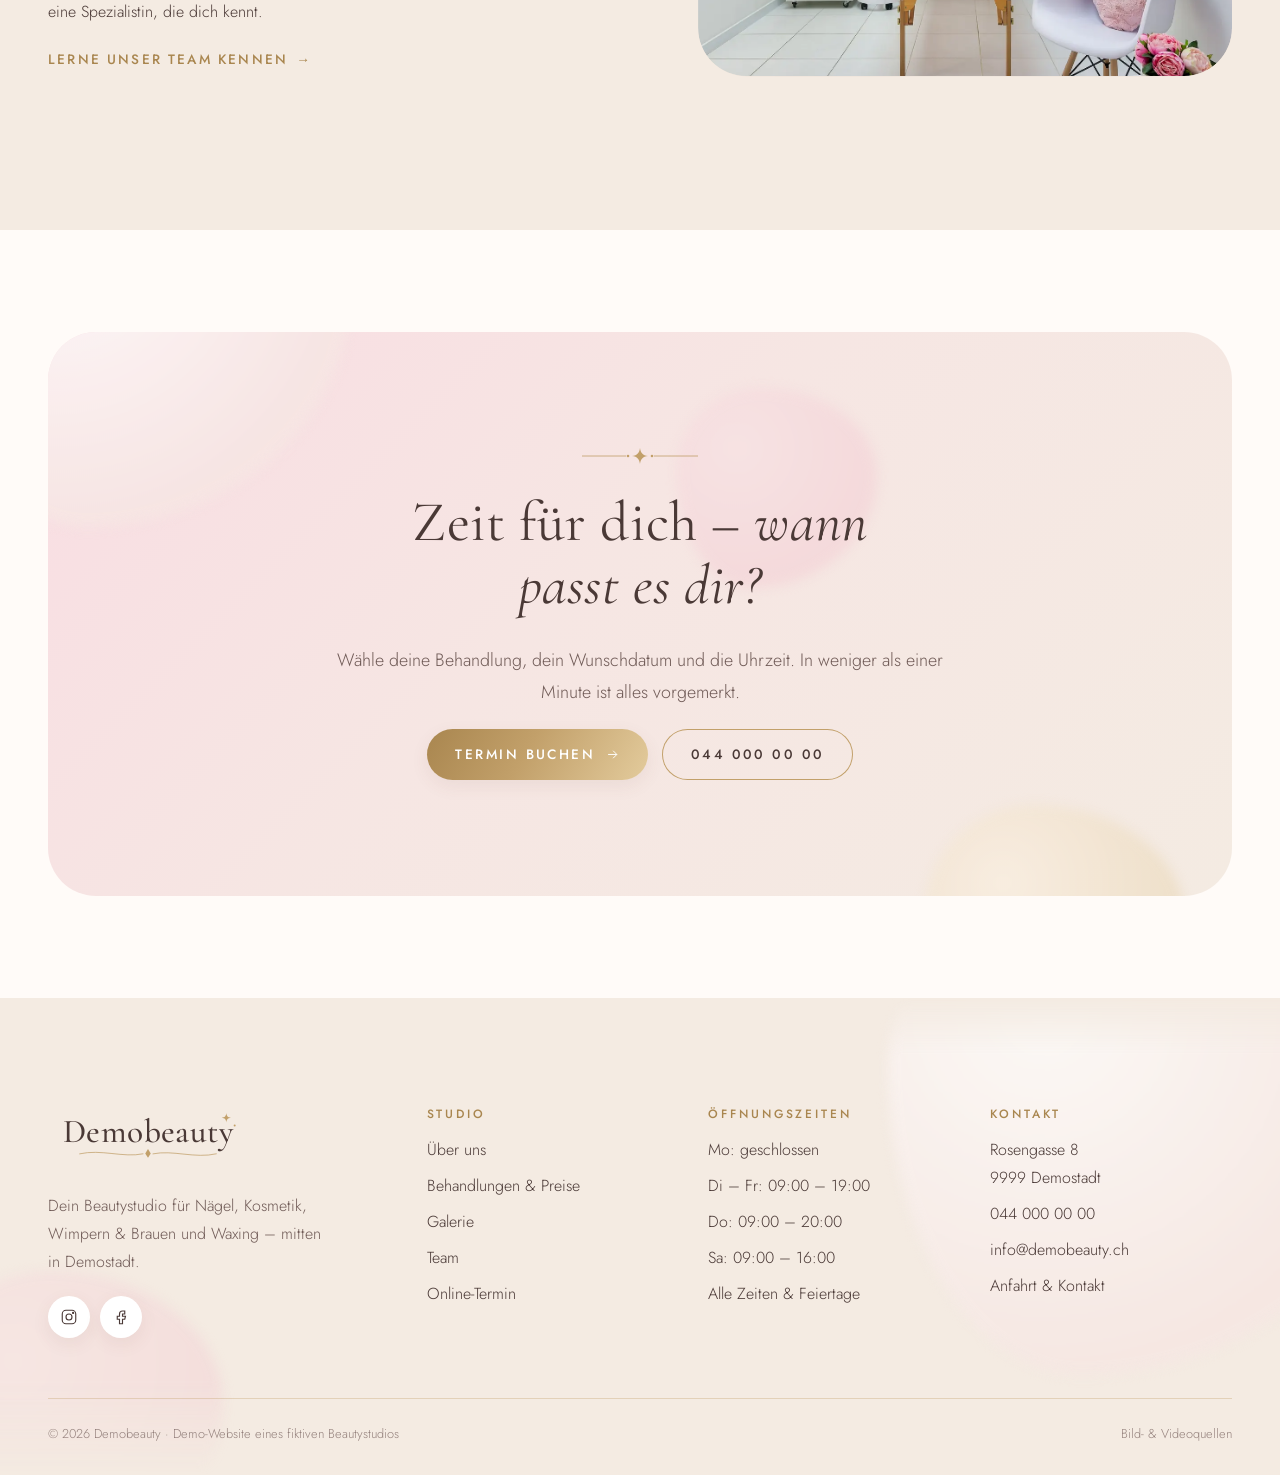
<file: ueber-uns.html>
<!DOCTYPE html>
<html lang="de-CH">
<head>
<meta charset="utf-8">
<meta name="viewport" content="width=device-width, initial-scale=1">
<title>Über uns – Demobeauty</title>
<meta name="description" content="Die Geschichte und Werte von Demobeauty, deinem Beautystudio in Demostadt.">
<meta name="theme-color" content="#f6e6e3">
<link rel="icon" href="assets/img/favicon.svg" type="image/svg+xml">
<link rel="preload" href="assets/fonts/cormorant-garamond-latin-400-normal.woff2" as="font" type="font/woff2" crossorigin>
<link rel="preload" href="assets/fonts/jost-latin-300-normal.woff2" as="font" type="font/woff2" crossorigin>
<link rel="stylesheet" href="assets/css/style.css">
<script>document.documentElement.classList.add("js");</script>
</head>
<body>
<a class="skip-link" href="#inhalt">Zum Inhalt springen</a>
<div class="page-curtain" aria-hidden="true"><svg  viewBox="0 0 120 18" fill="none" aria-hidden="true"><path d="M2 9h44M74 9h44" stroke="currentColor" stroke-width=".8"/><path d="M60 1c.7 5 2.6 7.3 8 8-5.4.7-7.3 3-8 8-.7-5-2.6-7.3-8-8 5.4-.7 7.3-3 8-8z" fill="currentColor"/><circle cx="48" cy="9" r="1.3" fill="currentColor"/><circle cx="72" cy="9" r="1.3" fill="currentColor"/></svg></div>
<header class="site-header">
  <div class="header-inner">
    <a class="logo" href="index.html" aria-label="Demobeauty – zur Startseite"><svg viewBox="0 0 240 66" role="img" aria-label="Demobeauty"><text class="logo-word" x="120" y="41" text-anchor="middle">Demobeauty</text><path class="logo-orn" d="M38 55c26-6 52 5 76 0M126 55c24-5 50 6 76 0" stroke-width=".9" stroke-linecap="round"/><path class="logo-spark" d="M120 49.2l3.3 5.3-3.3 5.3-3.3-5.3z"/><path class="logo-spark" d="M214 6c.5 4 1.6 5.2 5.6 5.7-4 .5-5.1 1.7-5.6 5.7-.5-4-1.6-5.2-5.6-5.7 4-.5 5.1-1.7 5.6-5.7z"/><circle class="logo-spark" cx="224" cy="21" r="1.2"/></svg></a>
    <button class="nav-toggle" type="button" aria-expanded="false" aria-controls="hauptnavigation" aria-label="Menü öffnen"><span></span><span></span><span></span></button>
    <nav class="main-nav" id="hauptnavigation" aria-label="Hauptnavigation">
      <ul><li><a href="index.html">Start</a></li><li><a href="ueber-uns.html" aria-current="page">Über uns</a></li><li><a href="behandlungen.html">Behandlungen</a></li><li><a href="galerie.html">Galerie</a></li><li><a href="team.html">Team</a></li><li><a href="oeffnungszeiten.html">Öffnungszeiten</a></li><li><a href="kontakt.html">Kontakt</a></li></ul>
      <a class="btn btn--gold" href="termin.html">Termin buchen</a>
    </nav>
  </div>
</header>
<main id="inhalt">
<section class="page-hero">
  <div class="blobs" aria-hidden="true"><span class="blob " style="--s:460px;top:-12%;left:-8%"></span><span class="blob blob--nude" style="--s:380px;bottom:-25%;right:-6%;--o:.6"></span><span class="blob blob--gold" style="--s:200px;top:20%;right:18%"></span></div>
  <div class="container" style="position:relative;z-index:1">
    <p class="breadcrumb" data-reveal="fade"><a href="index.html">Start</a> &nbsp;/&nbsp; Über uns</p>
    <p class="eyebrow" data-reveal style="--d:100ms">Unsere Geschichte</p>
    <h1 data-split>Schönheit mit <em class="title-accent">Gefühl</em></h1>
    <p class="lead" data-reveal style="--d:500ms">Seit 2014 ist Demobeauty ein Rückzugsort mitten in Demostadt – für alle, die sich etwas Gutes tun möchten.</p>
  </div>
</section>
<section class="section">
  <div class="container split-layout">
    <div class="media-stack">
      <div class="img-reveal" data-parallax="0.08"><img src="assets/img/cosmetologist.webp" alt="Kosmetikerin bei der Arbeit" width="1100" height="1650" loading="lazy" decoding="async"></div>
      <div class="img-reveal img-float" data-reveal="zoom" style="--d:300ms"><img src="assets/img/skincare-tools.webp" alt="Gua-Sha und Pflegecreme auf Marmor" width="1100" height="1648" loading="lazy" decoding="async"></div>
    </div>
    <div>
      <p class="eyebrow" data-reveal>Wie alles begann</p>
      <h2 data-split>Aus einer Idee wurde ein <em class="title-accent">Lieblingsort</em></h2>
      <p class="lead" data-reveal>Was als kleines Nagelstudio mit zwei Stühlen begann, ist heute ein Beautystudio mit vier Spezialistinnen und einem Ziel: dass du dich bei uns rundum wohlfühlst.</p>
      <p data-reveal>Wir glauben, dass Schönheit von innen kommt – und dass eine ruhige Stunde manchmal mehr bewirkt als jedes Produkt. Darum nehmen wir uns Zeit: für ein ehrliches Beratungsgespräch, für sorgfältige Arbeit und für die kleinen Extras, die den Unterschied machen.</p>
      <p data-reveal>Wir arbeiten mit ausgewählten, hautfreundlichen Produkten, bilden uns regelmässig weiter und halten höchste Hygienestandards ein.</p>
    </div>
  </div>
</section>

<section class="section section--rose">
  <div class="blobs" aria-hidden="true"><span class="blob blob--rose" style="--s:560px;top:-20%;right:-12%;--o:.9"></span><span class="blob " style="--s:300px;bottom:-10%;left:5%;--o:.4"></span></div>
  <div class="container">
    <div class="center">
      <p class="eyebrow" data-reveal>Unsere Werte</p>
      <h2 data-split>Was uns <em class="title-accent">ausmacht</em></h2>
    </div>
    <div class="cards cards--3 mt-l">
      <div class="card value-card" data-reveal><div class="value-icon"><svg viewBox="0 0 24 24" fill="none" stroke="currentColor" stroke-width="1.3" aria-hidden="true"><path d="M5 19c0-8 5-13 14-14-1 9-6 14-14 14z"/><path d="M5 19 14 10"/></svg></div><h3>Ruhe</h3><p>Kein Zeitdruck, keine Hektik. Jeder Termin ist so geplant, dass du wirklich abschalten kannst.</p></div>
      <div class="card value-card" data-reveal style="--d:150ms"><div class="value-icon"><svg viewBox="0 0 24 24" fill="none" stroke="currentColor" stroke-width="1.3" aria-hidden="true"><path d="M12 3c.6 4.6 1.8 6 6.5 6.6-4.7.6-5.9 2-6.5 6.6-.6-4.6-1.8-6-6.5-6.6C10.2 9 11.4 7.6 12 3z"/><path d="M18.5 15.5c.3 1.8.8 2.4 2.5 2.7-1.7.3-2.2.9-2.5 2.6-.3-1.7-.8-2.3-2.5-2.6 1.7-.3 2.2-.9 2.5-2.7z"/></svg></div><h3>Präzision</h3><p>Feinste Handarbeit und regelmässige Weiterbildungen – für Ergebnisse, die lange Freude machen.</p></div>
      <div class="card value-card" data-reveal style="--d:300ms"><div class="value-icon"><svg viewBox="0 0 24 24" fill="none" stroke="currentColor" stroke-width="1.3" aria-hidden="true"><path d="M12 3 5 6v5c0 4.5 3 8.3 7 10 4-1.7 7-5.5 7-10V6z"/><path d="m9 12 2 2 4-4"/></svg></div><h3>Hygiene</h3><p>Sterilisierte Instrumente, Einwegmaterialien und hautfreundliche Produkte – ohne Kompromisse.</p></div>
    </div>
  </div>
</section>

<section class="section section--tight">
  <div class="container">
    <div class="stats">
      <div data-reveal><div class="stat-num" data-count="12" data-suffix="">0</div><div class="stat-label">Jahre Erfahrung</div></div>
      <div data-reveal style="--d:100ms"><div class="stat-num" data-count="4800" data-suffix="+">0</div><div class="stat-label">Glückliche Kundinnen</div></div>
      <div data-reveal style="--d:200ms"><div class="stat-num" data-count="35" data-suffix="">0</div><div class="stat-label">Behandlungen</div></div>
      <div data-reveal style="--d:300ms"><div class="stat-num" data-count="4" data-suffix="">0</div><div class="stat-label">Spezialistinnen</div></div>
    </div>
  </div>
</section>

<section class="section section--beige">
  <div class="container split-layout split-layout--rev">
    <div class="img-reveal" style="aspect-ratio:4/3" data-parallax="0.1"><img src="assets/img/spa-room-2.webp" alt="Behandlungsraum mit Liege und rosa Akzenten" width="1600" height="1076" loading="lazy" decoding="async"></div>
    <div>
      <p class="eyebrow" data-reveal>Das Studio</p>
      <h2 data-split>Hell, ruhig und <em class="title-accent">ganz für dich</em></h2>
      <p class="lead" data-reveal>Drei separate Behandlungsräume, eine kleine Lounge mit Tee und ein Nagelbereich mit Blick in den Innenhof.</p>
      <p data-reveal>Bei uns gibt es keine Fliessband-Termine. Du bekommst deine eigene Zeit – und eine Spezialistin, die dich kennt.</p>
      <a class="link-arrow" href="team.html" data-reveal>Lerne unser Team kennen <span>→</span></a>
    </div>
  </div>
</section>
<section class="section section--tight">
  <div class="container">
    <div class="cta-band" data-reveal="zoom">
      <div class="blobs" aria-hidden="true"><span class="blob blob--rose" style="--s:420px;top:-40%;left:-10%;--o:.8"></span><span class="blob blob--gold" style="--s:260px;bottom:-30%;right:4%"></span><span class="blob " style="--s:200px;top:10%;right:30%;--o:.4"></span></div>
      <svg class="ornament" viewBox="0 0 120 18" fill="none" aria-hidden="true"><path d="M2 9h44M74 9h44" stroke="currentColor" stroke-width=".8"/><path d="M60 1c.7 5 2.6 7.3 8 8-5.4.7-7.3 3-8 8-.7-5-2.6-7.3-8-8 5.4-.7 7.3-3 8-8z" fill="currentColor"/><circle cx="48" cy="9" r="1.3" fill="currentColor"/><circle cx="72" cy="9" r="1.3" fill="currentColor"/></svg>
      <h2 data-split>Zeit für dich – <em>wann passt es dir?</em></h2>
      <p class="lead" style="margin-inline:auto">Wähle deine Behandlung, dein Wunschdatum und die Uhrzeit. In weniger als einer Minute ist alles vorgemerkt.</p>
      <div class="gap-row" style="justify-content:center">
        <a class="btn btn--gold" href="termin.html">Termin buchen <svg viewBox="0 0 24 24" fill="none" stroke="currentColor" stroke-width="1.5" aria-hidden="true"><path d="M5 12h14M13 6l6 6-6 6"/></svg></a>
        <a class="btn btn--outline" href="tel:+41440000000">044 000 00 00</a>
      </div>
    </div>
  </div>
</section>
</main>
<footer class="site-footer">
  <div class="blobs" aria-hidden="true"><span class="blob blob--rose" style="--s:520px;top:-30%;right:-10%;--o:.7"></span><span class="blob " style="--s:300px;bottom:-20%;left:-6%;--o:.35"></span></div>
  <div class="container">
    <div class="footer-grid">
      <div>
        <a class="logo" href="index.html" aria-label="Demobeauty – zur Startseite"><svg viewBox="0 0 240 66" role="img" aria-label="Demobeauty"><text class="logo-word" x="120" y="41" text-anchor="middle">Demobeauty</text><path class="logo-orn" d="M38 55c26-6 52 5 76 0M126 55c24-5 50 6 76 0" stroke-width=".9" stroke-linecap="round"/><path class="logo-spark" d="M120 49.2l3.3 5.3-3.3 5.3-3.3-5.3z"/><path class="logo-spark" d="M214 6c.5 4 1.6 5.2 5.6 5.7-4 .5-5.1 1.7-5.6 5.7-.5-4-1.6-5.2-5.6-5.7 4-.5 5.1-1.7 5.6-5.7z"/><circle class="logo-spark" cx="224" cy="21" r="1.2"/></svg></a>
        <p class="mt-l" style="margin-top:20px;max-width:32ch">Dein Beautystudio für Nägel, Kosmetik, Wimpern &amp; Brauen und Waxing – mitten in Demostadt.</p>
        <div class="socials">
          <a href="#" aria-label="Instagram (Demo)"><svg viewBox="0 0 24 24" fill="none" stroke="currentColor" stroke-width="1.5" aria-hidden="true"><rect x="3" y="3" width="18" height="18" rx="5"/><circle cx="12" cy="12" r="4"/><circle cx="17.5" cy="6.5" r=".8" fill="currentColor"/></svg></a>
          <a href="#" aria-label="Facebook (Demo)"><svg viewBox="0 0 24 24" fill="none" stroke="currentColor" stroke-width="1.5" aria-hidden="true"><path d="M14 8h3V4h-3a4 4 0 0 0-4 4v3H7v4h3v6h4v-6h3l1-4h-4V8z"/></svg></a>
        </div>
      </div>
      <div>
        <h4>Studio</h4>
        <ul>
          <li><a href="ueber-uns.html">Über uns</a></li>
          <li><a href="behandlungen.html">Behandlungen &amp; Preise</a></li>
          <li><a href="galerie.html">Galerie</a></li>
          <li><a href="team.html">Team</a></li>
          <li><a href="termin.html">Online-Termin</a></li>
        </ul>
      </div>
      <div>
        <h4>Öffnungszeiten</h4>
        <ul>
          <li>Mo: geschlossen</li>
          <li>Di – Fr: 09:00 – 19:00</li>
          <li>Do: 09:00 – 20:00</li>
          <li>Sa: 09:00 – 16:00</li>
          <li><a href="oeffnungszeiten.html">Alle Zeiten &amp; Feiertage</a></li>
        </ul>
      </div>
      <div>
        <h4>Kontakt</h4>
        <ul>
          <li>Rosengasse 8<br>9999 Demostadt</li>
          <li><a href="tel:+41440000000">044 000 00 00</a></li>
          <li><a href="mailto:info@demobeauty.ch">info@demobeauty.ch</a></li>
          <li><a href="kontakt.html">Anfahrt &amp; Kontakt</a></li>
        </ul>
      </div>
    </div>
    <div class="footer-bottom">
      <span>© <span data-year>2026</span> Demobeauty · Demo-Website eines fiktiven Beautystudios</span>
      <span><a href="quellen.txt">Bild- &amp; Videoquellen</a></span>
    </div>
  </div>
</footer>
<script src="assets/js/main.js" defer></script>
</body>
</html>
</file>
<file: assets/css/style.css>
/* ==========================================================================
   Demobeauty – Stylesheet
   Farben: Pastellpink, Rosé, Nude/Beige, Weiss, Gold
   ========================================================================== */

/* ---------- Schriften (lokal) ---------- */
@font-face { font-family: "Cormorant Garamond"; src: url("../fonts/cormorant-garamond-latin-400-normal.woff2") format("woff2"); font-weight: 400; font-style: normal; font-display: swap; }
@font-face { font-family: "Cormorant Garamond"; src: url("../fonts/cormorant-garamond-latin-400-italic.woff2") format("woff2"); font-weight: 400; font-style: italic; font-display: swap; }
@font-face { font-family: "Cormorant Garamond"; src: url("../fonts/cormorant-garamond-latin-500-normal.woff2") format("woff2"); font-weight: 500; font-style: normal; font-display: swap; }
@font-face { font-family: "Cormorant Garamond"; src: url("../fonts/cormorant-garamond-latin-600-normal.woff2") format("woff2"); font-weight: 600; font-style: normal; font-display: swap; }
@font-face { font-family: "Jost"; src: url("../fonts/jost-latin-300-normal.woff2") format("woff2"); font-weight: 300; font-style: normal; font-display: swap; }
@font-face { font-family: "Jost"; src: url("../fonts/jost-latin-400-normal.woff2") format("woff2"); font-weight: 400; font-style: normal; font-display: swap; }
@font-face { font-family: "Jost"; src: url("../fonts/jost-latin-500-normal.woff2") format("woff2"); font-weight: 500; font-style: normal; font-display: swap; }

/* ---------- Design-Tokens ---------- */
:root {
  --pink: #f3c6d0;
  --pink-soft: #f9dde3;
  --rose: #f6e6e3;
  --blush: #fcf3f2;
  --nude: #e7d3c3;
  --beige: #f4ebe2;
  --ivory: #fffbf8;
  --white: #ffffff;
  --gold: #c2a06a;
  --gold-light: #e3cb9c;
  --gold-deep: #a9864f;
  --ink: #4a3936;
  --ink-soft: #6f5a56;
  --muted: #94817c;
  --line: rgba(194, 160, 106, .35);

  --serif: "Cormorant Garamond", "Didot", "Bodoni MT", Georgia, serif;
  --sans: "Jost", "Helvetica Neue", Arial, sans-serif;

  --radius-s: 14px;
  --radius: 28px;
  --radius-l: 48px;
  --shadow-s: 0 6px 18px rgba(120, 80, 70, .08);
  --shadow: 0 18px 50px rgba(120, 80, 70, .12);
  --shadow-l: 0 30px 80px rgba(120, 80, 70, .18);

  --ease: cubic-bezier(.22, .61, .36, 1);
  --ease-out: cubic-bezier(.16, 1, .3, 1);

  --container: 1200px;
  --gutter: clamp(20px, 5vw, 48px);
  --header-h: 84px;
}

/* ---------- Basis ---------- */
*, *::before, *::after { box-sizing: border-box; }
html { scroll-behavior: smooth; -webkit-text-size-adjust: 100%; }
body {
  margin: 0;
  font-family: var(--sans);
  font-weight: 300;
  font-size: clamp(16px, 1.05vw, 17.5px);
  line-height: 1.75;
  color: var(--ink);
  background: var(--ivory);
  overflow-x: hidden;
  -webkit-font-smoothing: antialiased;
}
img, video, svg { display: block; max-width: 100%; }
figure { margin: 0; }
img { height: auto; }
a { color: inherit; text-decoration: none; }
button, input, select, textarea { font: inherit; color: inherit; }
::selection { background: var(--pink); color: var(--ink); }

h1, h2, h3, h4 {
  font-family: var(--serif);
  font-weight: 400;
  line-height: 1.12;
  margin: 0 0 .5em;
  letter-spacing: .01em;
  overflow-wrap: break-word; hyphens: auto;
}
h1 { font-size: clamp(2.8rem, 7vw, 6rem); }
h2 { font-size: clamp(2.1rem, 4.4vw, 3.6rem); }
h3 { font-size: clamp(1.45rem, 2.2vw, 1.9rem); }
h4 { font-size: 1.25rem; }
p { margin: 0 0 1.2em; }
em, .serif-italic { font-family: var(--serif); font-style: italic; }
strong { font-weight: 500; }

.skip-link {
  position: absolute; left: 16px; top: -60px; z-index: 1000;
  background: var(--ink); color: #fff; padding: 10px 18px; border-radius: 999px;
}
.skip-link:focus { top: 16px; }
:focus-visible { outline: 2px solid var(--gold); outline-offset: 3px; border-radius: 6px; }

.container { width: min(100% - 2 * var(--gutter), var(--container)); margin-inline: auto; }
.container--narrow { width: min(100% - 2 * var(--gutter), 820px); margin-inline: auto; }
.section { position: relative; padding-block: clamp(80px, 12vw, 160px); }
.section--tight { padding-block: clamp(60px, 8vw, 110px); }
.section--rose { background: var(--rose); }
.section--beige { background: var(--beige); }
.section--white { background: var(--white); }
.center { text-align: center; }

.eyebrow {
  display: inline-flex; align-items: center; gap: 14px;
  font-family: var(--sans); font-size: .78rem; font-weight: 500;
  letter-spacing: .32em; text-transform: uppercase; color: var(--gold-deep);
  margin-bottom: 1.4rem;
}
.eyebrow::before, .center .eyebrow::after {
  content: ""; width: 36px; height: 1px; background: linear-gradient(90deg, transparent, var(--gold));
}
.center .eyebrow::after { background: linear-gradient(90deg, var(--gold), transparent); }
.lead { font-size: clamp(1.08rem, 1.4vw, 1.25rem); color: var(--ink-soft); max-width: 62ch; }
.center .lead { margin-inline: auto; }
.title-accent { font-style: italic; color: var(--gold-deep); }

/* Ornament-Trenner */
.ornament { display: block; width: 120px; height: 18px; margin: 0 auto 1.6rem; color: var(--gold); }

/* ---------- Buttons ---------- */
.btn {
  --bg: var(--ink); --fg: #fff;
  position: relative; display: inline-flex; align-items: center; justify-content: center; gap: .7em;
  padding: 1em 2.1em; border: 0; border-radius: 999px; cursor: pointer;
  background: var(--bg); color: var(--fg);
  font-family: var(--sans); font-size: .85rem; font-weight: 500; letter-spacing: .18em; text-transform: uppercase;
  overflow: hidden; isolation: isolate; white-space: nowrap;
  box-shadow: var(--shadow-s);
  transition: transform .5s var(--ease-out), box-shadow .5s var(--ease-out), background-color .4s var(--ease);
}
.btn::after { /* Glanz */
  content: ""; position: absolute; inset: -20% auto -20% -60%; width: 45%; z-index: -1;
  background: linear-gradient(100deg, transparent, rgba(255, 255, 255, .55), transparent);
  transform: skewX(-20deg) translateX(0); transition: transform .9s var(--ease-out);
}
.btn:hover { transform: translateY(-3px); box-shadow: var(--shadow); }
.btn:hover::after { transform: skewX(-20deg) translateX(420%); }
.btn--gold { --bg: linear-gradient(120deg, var(--gold-deep), var(--gold) 45%, var(--gold-light)); background: var(--bg); }
.btn--pink { --bg: var(--pink); --fg: var(--ink); }
.btn--light { --bg: rgba(255, 255, 255, .92); --fg: var(--ink); }
.btn--outline { background: transparent; color: var(--ink); box-shadow: inset 0 0 0 1px var(--gold); }
.btn--outline:hover { background: var(--white); }
.btn svg { width: 1.1em; height: 1.1em; }

.link-arrow {
  display: inline-flex; align-items: center; gap: .6em; font-weight: 500; font-size: .85rem;
  letter-spacing: .16em; text-transform: uppercase; color: var(--gold-deep);
}
.link-arrow span { display: inline-block; transition: transform .4s var(--ease-out); }
.link-arrow:hover span { transform: translateX(6px); }

/* ---------- Header / Navigation ---------- */
.site-header {
  position: fixed; inset: 0 0 auto 0; z-index: 100;
  height: var(--header-h);
  transition: height .5s var(--ease), color .4s var(--ease);
  color: var(--ink);
}
/* Hintergrund auf Pseudo-Element, damit das fixe Mobile-Menü nicht im Header eingesperrt wird */
.site-header::before {
  content: ""; position: absolute; inset: 0; z-index: -1; opacity: 0;
  background: rgba(255, 251, 248, .86);
  -webkit-backdrop-filter: saturate(160%) blur(14px);
  backdrop-filter: saturate(160%) blur(14px);
  box-shadow: 0 1px 0 var(--line);
  transition: opacity .5s var(--ease);
}
.site-header.is-scrolled::before, body:not(.has-hero) .site-header::before { opacity: 1; }
.site-header.is-scrolled { --header-h: 70px; }
body.has-hero .site-header:not(.is-scrolled) { color: #fff; }
.header-inner {
  height: 100%; display: flex; align-items: center; justify-content: space-between; gap: 24px;
  width: min(100% - 2 * var(--gutter), 1380px); margin-inline: auto;
}
.logo { display: inline-flex; flex-shrink: 0; color: inherit; }
.logo svg { width: 178px; height: auto; overflow: visible; }
.logo .logo-word { font-family: var(--serif); font-size: 40px; font-weight: 500; letter-spacing: .5px; fill: currentColor; }
.logo .logo-orn { stroke: var(--gold); fill: none; }
.logo .logo-spark { fill: var(--gold); }
.logo:hover .logo-spark { animation: twinkle 1.2s var(--ease) both; }
@keyframes twinkle { 0%, 100% { transform: scale(1) rotate(0); } 50% { transform: scale(1.35) rotate(45deg); } }
.logo .logo-spark { transform-origin: center; transform-box: fill-box; }

.main-nav { display: flex; align-items: center; gap: clamp(14px, 1.6vw, 28px); }
.main-nav ul { display: flex; align-items: center; gap: clamp(12px, 1.35vw, 24px); list-style: none; margin: 0; padding: 0; }
.main-nav a:not(.btn) {
  position: relative; white-space: nowrap; font-size: .76rem; font-weight: 400; letter-spacing: .1em; text-transform: uppercase;
  padding: 6px 0;
}
.main-nav a:not(.btn)::after {
  content: ""; position: absolute; left: 0; right: 0; bottom: 0; height: 1px; background: var(--gold);
  transform: scaleX(0); transform-origin: right; transition: transform .5s var(--ease-out);
}
.main-nav a:not(.btn):hover::after, .main-nav a[aria-current="page"]::after { transform: scaleX(1); transform-origin: left; }
.main-nav .btn { padding: .85em 1.5em; font-size: .75rem; }

.nav-toggle {
  display: none; position: relative; width: 48px; height: 48px; border: 0; border-radius: 50%;
  background: rgba(255, 255, 255, .0); cursor: pointer; color: inherit; z-index: 120;
}
.nav-toggle span {
  position: absolute; left: 13px; right: 13px; height: 1.5px; background: currentColor; border-radius: 2px;
  transition: transform .5s var(--ease-out), opacity .3s var(--ease), top .5s var(--ease-out);
}
.nav-toggle span:nth-child(1) { top: 18px; }
.nav-toggle span:nth-child(2) { top: 24px; right: 19px; }
.nav-toggle span:nth-child(3) { top: 30px; }
.nav-open .nav-toggle span:nth-child(1) { top: 24px; transform: rotate(45deg); }
.nav-open .nav-toggle span:nth-child(2) { opacity: 0; }
.nav-open .nav-toggle span:nth-child(3) { top: 24px; transform: rotate(-45deg); }

@media (max-width: 1180px) {
  .nav-toggle { display: block; }
  .main-nav {
    position: fixed; inset: 0; z-index: 110; flex-direction: column; justify-content: center; gap: 36px;
    background: radial-gradient(circle at 20% 15%, var(--pink-soft), transparent 55%),
                radial-gradient(circle at 85% 85%, var(--nude), transparent 55%), var(--ivory);
    color: var(--ink);
    clip-path: circle(0 at calc(100% - 44px) 42px);
    visibility: hidden;
    transition: clip-path .8s var(--ease-out), visibility 0s linear .8s;
  }
  .nav-open .main-nav { clip-path: circle(150% at calc(100% - 44px) 42px); visibility: visible; transition: clip-path .9s var(--ease-out); }
  .main-nav ul { flex-direction: column; gap: 6px; text-align: center; }
  .main-nav a:not(.btn) {
    font-family: var(--serif); font-size: clamp(1.7rem, 6vw, 2.3rem); text-transform: none; letter-spacing: .01em;
    display: inline-block; opacity: 0; transform: translateY(18px);
    transition: opacity .6s var(--ease), transform .7s var(--ease-out);
  }
  .nav-open .main-nav a:not(.btn) { opacity: 1; transform: none; transition-delay: calc(.25s + var(--i, 0) * 50ms); }
  .nav-open .site-header { color: var(--ink); }
  .nav-open { overflow: hidden; }
}

/* ---------- Seitenübergang ---------- */
.page-curtain {
  position: fixed; inset: 0; z-index: 999; pointer-events: none;
  background: linear-gradient(135deg, var(--blush), var(--pink-soft) 50%, var(--beige));
  opacity: 1; transition: opacity .7s var(--ease);
  display: none; place-items: center;
}
.js .page-curtain { display: grid; }
.page-curtain svg { width: 64px; color: var(--gold); opacity: .9; }
.is-loaded .page-curtain { opacity: 0; }
.is-leaving .page-curtain { opacity: 1; transition-duration: .45s; }

/* ---------- Blobs (weich, morphend) ---------- */
.blobs {
  position: absolute; inset: 0; overflow: hidden; pointer-events: none; z-index: 0;
  -webkit-mask-image: linear-gradient(transparent, #000 12%, #000 80%, transparent);
  mask-image: linear-gradient(transparent, #000 12%, #000 80%, transparent);
}
.cta-band .blobs { -webkit-mask-image: none; mask-image: none; }
.blob {
  position: absolute; width: var(--s, 420px); aspect-ratio: 1;
  background: radial-gradient(circle at 30% 30%, var(--c1, var(--pink-soft)), var(--c2, var(--pink)) 70%);
  opacity: var(--o, .55);
  border-radius: 42% 58% 63% 37% / 41% 44% 56% 59%;
  filter: blur(var(--b, 6px));
  animation: morph 18s ease-in-out infinite alternate, drift 26s ease-in-out infinite alternate;
  will-change: border-radius, transform;
}
.blob--nude { --c1: var(--beige); --c2: var(--nude); }
.blob--rose { --c1: #fff; --c2: var(--rose); }
.blob--gold { --c1: #fff4dc; --c2: var(--gold-light); --o: .35; }
.blob:nth-child(2) { animation-duration: 22s, 31s; animation-delay: -6s, -11s; }
.blob:nth-child(3) { animation-duration: 16s, 24s; animation-delay: -3s, -17s; }
@keyframes morph {
  0%   { border-radius: 42% 58% 63% 37% / 41% 44% 56% 59%; }
  33%  { border-radius: 63% 37% 45% 55% / 55% 62% 38% 45%; }
  66%  { border-radius: 38% 62% 33% 67% / 64% 36% 64% 36%; }
  100% { border-radius: 55% 45% 59% 41% / 37% 58% 42% 63%; }
}
@keyframes drift {
  0%   { transform: translate(0, 0) rotate(0deg) scale(1); }
  50%  { transform: translate(6%, -8%) rotate(40deg) scale(1.08); }
  100% { transform: translate(-5%, 6%) rotate(-25deg) scale(.95); }
}
.section > .container, .section > .container--narrow { position: relative; z-index: 1; }

/* ---------- Hero mit Video ---------- */
.hero {
  position: relative; min-height: 100vh; min-height: 100svh; display: grid; place-items: center;
  color: #fff; text-align: center; overflow: hidden; isolation: isolate;
  background: var(--nude) center / cover no-repeat;
}
.hero-media { position: absolute; inset: 0; z-index: -2; }
.hero-media video, .hero-media img {
  position: absolute; inset: 0; width: 100%; height: 100%; object-fit: cover;
  opacity: 0; transform: scale(1.08); transition: opacity 1.6s var(--ease), transform 9s linear;
}
.hero-media .is-active { opacity: 1; transform: scale(1); }
.hero::before { /* rosé Schleier */
  content: ""; position: absolute; inset: 0; z-index: -1;
  background:
    radial-gradient(ellipse at 50% 55%, rgba(74, 45, 45, .18), transparent 70%),
    linear-gradient(180deg, rgba(60, 35, 35, .5) 0%, rgba(120, 70, 75, .25) 40%, rgba(236, 190, 198, .38) 100%);
}
.hero::after { /* sanfter Übergang nach unten */
  content: ""; position: absolute; left: 0; right: 0; bottom: -1px; height: 120px; z-index: -1;
  background: linear-gradient(transparent, var(--ivory));
}
.hero-content { padding: calc(var(--header-h) + 20px) var(--gutter) 120px; max-width: 980px; }
.hero .eyebrow { color: var(--gold-light); }
.hero .eyebrow::before, .hero .eyebrow::after { background: var(--gold-light); }
.hero h1 { font-weight: 400; text-shadow: 0 2px 30px rgba(60, 30, 30, .25); margin-bottom: .25em; }
.hero h1 .title-accent { color: #fff; }
.hero-slogan {
  font-family: var(--serif); font-style: italic; font-size: clamp(1.3rem, 2.6vw, 2rem);
  margin: 0 auto 2.4rem; max-width: 34ch; opacity: .95;
}
.hero-actions { display: flex; gap: 14px; justify-content: center; flex-wrap: wrap; }
.scroll-cue {
  position: absolute; left: 50%; bottom: 34px; transform: translateX(-50%);
  display: flex; flex-direction: column; align-items: center; gap: 10px;
  font-size: .7rem; letter-spacing: .3em; text-transform: uppercase; color: var(--ink-soft);
}
.scroll-cue i { width: 1px; height: 48px; background: linear-gradient(var(--gold), transparent); position: relative; overflow: hidden; }
.scroll-cue i::after {
  content: ""; position: absolute; left: 0; top: -40%; width: 1px; height: 40%; background: var(--ink);
  animation: cue 2.2s var(--ease) infinite;
}
@keyframes cue { to { top: 110%; } }
.hero-dots { position: absolute; right: var(--gutter); bottom: 40px; display: flex; gap: 10px; }
.hero-dots button {
  width: 34px; height: 3px; padding: 0; border: 0; border-radius: 3px; cursor: pointer;
  background: rgba(255, 255, 255, .45); transition: background-color .4s, width .4s var(--ease-out);
}
.hero-dots button[aria-current="true"] { background: var(--gold-light); width: 54px; }
.video-toggle {
  position: absolute; left: var(--gutter); bottom: 34px; width: 44px; height: 44px; border-radius: 50%;
  border: 1px solid rgba(255, 255, 255, .5); background: rgba(255, 255, 255, .12); color: #fff; cursor: pointer;
  display: grid; place-items: center; -webkit-backdrop-filter: blur(6px); backdrop-filter: blur(6px);
}
.video-toggle svg { width: 16px; height: 16px; }

/* Unterseiten-Hero */
.page-hero {
  position: relative; overflow: hidden; isolation: isolate;
  padding: calc(var(--header-h) + clamp(70px, 10vw, 130px)) 0 clamp(60px, 8vw, 100px);
  background: linear-gradient(180deg, var(--blush), var(--ivory));
  text-align: center;
}
.page-hero h1 { font-size: clamp(2.6rem, 6vw, 5rem); }
.page-hero .lead { margin-inline: auto; }
.breadcrumb { font-size: .78rem; letter-spacing: .2em; text-transform: uppercase; color: var(--muted); margin-bottom: 1.2rem; }
.breadcrumb a:hover { color: var(--gold-deep); }

/* ---------- Buchstaben-Animation ---------- */
.split .word { display: inline-block; white-space: nowrap; }
.split .char {
  display: inline-block; opacity: 0; transform: translateY(.45em) rotate(4deg); filter: blur(6px);
  transition: opacity .8s var(--ease), transform 1s var(--ease-out), filter .8s var(--ease);
  transition-delay: calc(var(--ci) * 38ms + var(--d, 0ms));
}
.split.is-visible .char { opacity: 1; transform: none; filter: blur(0); }

/* ---------- Reveal beim Scrollen ---------- */
.js [data-reveal] {
  opacity: 0; transform: translate3d(0, 46px, 0);
  transition: opacity 1.1s var(--ease), transform 1.3s var(--ease-out);
  transition-delay: var(--d, 0ms);
}
.js [data-reveal="left"] { transform: translate3d(-60px, 0, 0); }
.js [data-reveal="right"] { transform: translate3d(60px, 0, 0); }
.js [data-reveal="zoom"] { transform: scale(.92); }
.js [data-reveal="fade"] { transform: none; }
.js [data-reveal].is-visible { opacity: 1; transform: none; }

/* Bild-Maske: Bild „wächst“ beim Erscheinen */
.img-reveal { position: relative; overflow: hidden; border-radius: var(--radius-l); box-shadow: var(--shadow); }
.img-reveal img { width: 100%; height: 100%; object-fit: cover; transform: scale(1.18); transition: transform 2.2s var(--ease-out); }
.img-reveal.is-visible img { transform: scale(1.02); }
.js .img-reveal { clip-path: inset(12% 12% 12% 12% round var(--radius-l)); transition: clip-path 1.6s var(--ease-out); }
.js .img-reveal.is-visible { clip-path: inset(0 0 0 0 round var(--radius-l)); }
[data-parallax] { overflow: hidden; }
[data-parallax] img { position: absolute; left: 0; top: -9%; width: 100%; height: 118% !important; will-change: translate; }

/* ---------- Split-Layout ---------- */
.split-layout { display: grid; grid-template-columns: 1.05fr 1fr; gap: clamp(40px, 7vw, 110px); align-items: center; }
.split-layout--rev > :first-child { order: 2; }
.split-layout > *, .price-cat > *, .booking-layout > * { min-width: 0; }
.media-stack { position: relative; }
.media-stack .img-reveal:first-child { aspect-ratio: 4 / 5; }
.media-stack .img-float {
  position: absolute; width: 46%; aspect-ratio: 1; right: -8%; bottom: -10%;
  border-radius: 50%; border: 8px solid var(--ivory);
}
.media-stack .badge-round {
  position: absolute; left: -24px; top: 28px; width: 128px; height: 128px; color: var(--gold-deep);
}
.badge-round svg { width: 100%; height: 100%; animation: spin 28s linear infinite; }
@keyframes spin { to { transform: rotate(360deg); } }

/* ---------- Karten ---------- */
.cards { display: grid; gap: clamp(18px, 2.4vw, 32px); }
.cards--4 { grid-template-columns: repeat(4, 1fr); }
.cards--3 { grid-template-columns: repeat(3, 1fr); }
.card {
  position: relative; overflow: hidden; isolation: isolate;
  background: var(--white); border-radius: var(--radius); box-shadow: var(--shadow-s);
  transition: transform .7s var(--ease-out), box-shadow .7s var(--ease-out);
}
.card::after { /* Glanz-Sweep */
  content: ""; position: absolute; top: 0; bottom: 0; left: -75%; width: 50%; z-index: 3; pointer-events: none;
  background: linear-gradient(105deg, transparent, rgba(255, 255, 255, .5), transparent);
  transform: skewX(-18deg); transition: left 1.1s var(--ease-out);
}
.card:hover { transform: translateY(-10px); box-shadow: var(--shadow-l); }
.card:hover::after { left: 130%; }

.service-card { display: flex; flex-direction: column; min-height: 100%; }
.service-card .card-img { aspect-ratio: 3 / 4; overflow: hidden; border-radius: var(--radius) var(--radius) 50% 50% / var(--radius) var(--radius) 18% 18%; }
.service-card .card-img img { width: 100%; height: 100%; object-fit: cover; transition: transform 1.4s var(--ease-out); }
.service-card:hover .card-img img { transform: scale(1.08); }
.service-card .card-body { padding: 26px 26px 30px; text-align: center; flex: 1; display: flex; flex-direction: column; align-items: center; }
.service-card .card-num { font-family: var(--serif); font-style: italic; color: var(--gold); font-size: 1.1rem; }
.service-card h3 { margin: .2em 0 .4em; }
.service-card p { color: var(--ink-soft); font-size: .95rem; flex: 1; }

.value-card { padding: 42px 34px; text-align: center; background: rgba(255, 255, 255, .75); -webkit-backdrop-filter: blur(8px); backdrop-filter: blur(8px); }
.value-icon {
  width: 74px; height: 74px; margin: 0 auto 20px; border-radius: 46% 54% 57% 43% / 47% 42% 58% 53%;
  display: grid; place-items: center; background: linear-gradient(140deg, var(--blush), var(--pink-soft));
  color: var(--gold-deep); animation: morph 12s ease-in-out infinite alternate;
}
.value-icon svg { width: 34px; height: 34px; }
.value-card p { color: var(--ink-soft); margin: 0; }

/* ---------- Zahlen ---------- */
.stats { display: grid; grid-template-columns: repeat(4, 1fr); gap: 20px; text-align: center; }
.stat-num { font-family: var(--serif); font-size: clamp(2.6rem, 5vw, 4.2rem); line-height: 1; color: var(--gold-deep); }
.stat-label { font-size: .8rem; letter-spacing: .2em; text-transform: uppercase; color: var(--muted); margin-top: 10px; }

/* ---------- Zitate ---------- */
.quotes { display: grid; grid-template-columns: repeat(3, 1fr); gap: clamp(18px, 2.4vw, 32px); }
.quote { padding: 40px 34px; background: var(--white); }
.quote blockquote { margin: 0 0 1.2em; font-family: var(--serif); font-size: 1.35rem; line-height: 1.45; font-style: italic; }
.quote .stars { color: var(--gold); letter-spacing: 4px; margin-bottom: 14px; font-size: .9rem; }
.quote cite { font-style: normal; font-size: .8rem; letter-spacing: .18em; text-transform: uppercase; color: var(--muted); }

/* ---------- Marquee ---------- */
.marquee { overflow: hidden; padding-block: 28px; border-block: 1px solid var(--line); background: var(--white); }
.marquee-track { display: flex; width: max-content; animation: marquee 40s linear infinite; }
.marquee span { font-family: var(--serif); font-style: italic; font-size: clamp(1.6rem, 3vw, 2.4rem); padding-inline: 28px; white-space: nowrap; color: var(--ink-soft); display: inline-flex; align-items: center; gap: 56px; }
.marquee span::after { content: "✦"; font-style: normal; color: var(--gold); font-size: .6em; }
@keyframes marquee { to { transform: translateX(-50%); } }

/* ---------- Vorher / Nachher ---------- */
.ba {
  --pos: 50%;
  position: relative; overflow: hidden; border-radius: var(--radius-l); box-shadow: var(--shadow);
  aspect-ratio: 3 / 2; user-select: none; -webkit-user-select: none; touch-action: pan-y; cursor: ew-resize;
  background: var(--nude);
}
.ba img { position: absolute; inset: 0; width: 100%; height: 100%; object-fit: cover; pointer-events: none; }
.ba .ba-before { clip-path: inset(0 calc(100% - var(--pos)) 0 0); }
.ba-handle {
  position: absolute; top: 0; bottom: 0; left: var(--pos); width: 2px; transform: translateX(-1px);
  background: rgba(255, 255, 255, .9); box-shadow: 0 0 12px rgba(0, 0, 0, .15); pointer-events: none;
}
.ba-handle::before {
  content: ""; position: absolute; top: 50%; left: 50%; width: 58px; height: 58px; transform: translate(-50%, -50%);
  border-radius: 50%; background: rgba(255, 255, 255, .92); box-shadow: var(--shadow);
}
.ba-handle svg { max-width: none; position: absolute; top: 50%; left: 50%; width: 30px; height: 30px; transform: translate(-50%, -50%); color: var(--gold-deep); }
.ba-label {
  position: absolute; top: 20px; padding: 6px 16px; border-radius: 999px; font-size: .72rem; letter-spacing: .2em; text-transform: uppercase;
  background: rgba(255, 255, 255, .85); color: var(--ink); pointer-events: none;
}
.ba-label--before { left: 20px; }
.ba-label--after { right: 20px; }
.ba input[type="range"] { position: absolute; inset: 0; width: 100%; height: 100%; opacity: 0; cursor: ew-resize; margin: 0; }
.ba-caption { text-align: center; margin-top: 18px; color: var(--ink-soft); }
.ba-caption strong { font-family: var(--serif); font-size: 1.35rem; font-weight: 500; display: block; color: var(--ink); }
.ba-grid { display: grid; grid-template-columns: repeat(3, 1fr); gap: clamp(20px, 3vw, 40px); }
.demo-note { font-size: .8rem; color: var(--muted); text-align: center; margin-top: 1.6rem; }

/* ---------- Behandlungen & Preise ---------- */
.cat-nav {
  position: sticky; top: calc(var(--header-h) - 14px); z-index: 20; display: flex; justify-content: center; gap: 10px; flex-wrap: wrap;
  padding: 14px; margin: 0 auto clamp(40px, 6vw, 70px); width: fit-content; max-width: 100%;
  background: rgba(255, 255, 255, .8); -webkit-backdrop-filter: blur(12px); backdrop-filter: blur(12px);
  border-radius: 999px; box-shadow: var(--shadow-s);
}
.chip {
  padding: .65em 1.4em; border-radius: 999px; border: 1px solid transparent; background: transparent; cursor: pointer;
  font-size: .8rem; letter-spacing: .12em; text-transform: uppercase; white-space: nowrap;
  transition: background-color .4s var(--ease), color .4s var(--ease), border-color .4s, transform .4s var(--ease-out);
}
.chip:hover { border-color: var(--gold); transform: translateY(-2px); }
.chip.is-active, .chip[aria-pressed="true"] { background: var(--ink); color: #fff; }

.price-cat { display: grid; grid-template-columns: .85fr 1.15fr; gap: clamp(30px, 6vw, 90px); align-items: start; scroll-margin-top: 170px; }
.price-cat + .price-cat { margin-top: clamp(80px, 11vw, 150px); }
.price-cat:nth-of-type(even) .price-media { order: 2; }
.price-media { position: sticky; top: 170px; }
.price-media .img-reveal { aspect-ratio: 4 / 5; border-radius: 200px 200px var(--radius-l) var(--radius-l); }
.js .price-media .img-reveal { clip-path: inset(12% 12% 12% 12% round 200px 200px 48px 48px); }
.js .price-media .img-reveal.is-visible { clip-path: inset(0 round 200px 200px 48px 48px); }
.price-head .cat-index { font-family: var(--serif); font-style: italic; color: var(--gold); font-size: 1.3rem; }
.price-list { list-style: none; margin: 30px 0 0; padding: 0; }
.price-item {
  display: grid; grid-template-columns: 1fr auto; gap: 4px 20px; padding: 20px 6px; border-bottom: 1px solid var(--line);
  transition: background-color .4s var(--ease), padding .4s var(--ease-out);
  border-radius: 12px;
}
.price-item:hover { background: rgba(255, 255, 255, .7); padding-inline: 16px; }
.price-item h4 { margin: 0; font-family: var(--serif); font-size: 1.32rem; font-weight: 500; }
.price-item .price { font-family: var(--serif); font-size: 1.32rem; color: var(--gold-deep); white-space: nowrap; text-align: right; }
.price-item p { grid-column: 1 / -1; margin: 0; font-size: .92rem; color: var(--ink-soft); }
.price-item .dur { display: inline-flex; align-items: center; gap: 6px; font-size: .78rem; letter-spacing: .12em; text-transform: uppercase; color: var(--muted); margin-left: 10px; }
.price-item .dur svg { width: 14px; height: 14px; }
.price-sub { margin-top: 34px; font-size: .78rem; letter-spacing: .24em; text-transform: uppercase; color: var(--gold-deep); }

/* ---------- Galerie ---------- */
.filter-bar { display: flex; justify-content: center; gap: 10px; flex-wrap: wrap; margin-bottom: clamp(30px, 5vw, 56px); }
.gallery { columns: 3 280px; column-gap: 22px; }
.g-item {
  position: relative; break-inside: avoid; margin-bottom: 22px; border-radius: var(--radius); overflow: hidden; cursor: zoom-in;
  box-shadow: var(--shadow-s); background: var(--nude); display: block; width: 100%; border: 0; padding: 0;
  transition: opacity .6s var(--ease), transform .7s var(--ease-out), box-shadow .6s var(--ease);
}
.g-item img { width: 100%; transition: transform 1.4s var(--ease-out), filter .8s var(--ease); }
.g-item:hover img { transform: scale(1.06); }
.g-item:hover { box-shadow: var(--shadow); }
.g-item figcaption {
  position: absolute; left: 14px; right: 14px; bottom: 14px; padding: 12px 18px; border-radius: 18px; text-align: left;
  background: rgba(255, 251, 248, .88); -webkit-backdrop-filter: blur(8px); backdrop-filter: blur(8px);
  font-family: var(--serif); font-size: 1.12rem; color: var(--ink);
  transform: translateY(130%); transition: transform .7s var(--ease-out);
}
.g-item figcaption small { display: block; font-family: var(--sans); font-size: .68rem; letter-spacing: .2em; text-transform: uppercase; color: var(--gold-deep); }
.g-item:hover figcaption, .g-item:focus-visible figcaption { transform: none; }
.g-item.is-hidden { display: none; }
.g-item.is-entering { opacity: 0; transform: scale(.94); }

.lightbox {
  position: fixed; inset: 0; z-index: 300; display: grid; place-items: center; padding: 30px;
  background: rgba(74, 57, 54, .78); -webkit-backdrop-filter: blur(10px); backdrop-filter: blur(10px);
  opacity: 0; visibility: hidden; transition: opacity .5s var(--ease), visibility 0s .5s;
}
.lightbox.is-open { opacity: 1; visibility: visible; transition: opacity .5s var(--ease); }
.lightbox img { max-height: 84vh; width: auto; border-radius: var(--radius); box-shadow: var(--shadow-l); transform: scale(.94); transition: transform .7s var(--ease-out); }
.lightbox.is-open img { transform: none; }
.lightbox p { color: #fff; font-family: var(--serif); font-size: 1.3rem; text-align: center; margin: 16px 0 0; }
.lightbox-close, .lightbox-nav {
  position: absolute; width: 52px; height: 52px; border-radius: 50%; border: 0; cursor: pointer;
  background: rgba(255, 255, 255, .9); color: var(--ink); display: grid; place-items: center; font-size: 1.5rem;
  transition: transform .4s var(--ease-out);
}
.lightbox-close:hover, .lightbox-nav:hover { transform: scale(1.08); }
.lightbox-close { top: 20px; right: 20px; }
.lightbox-nav--prev { left: 20px; top: 50%; margin-top: -26px; }
.lightbox-nav--next { right: 20px; top: 50%; margin-top: -26px; }

/* ---------- Team ---------- */
.team-grid { display: grid; grid-template-columns: repeat(4, 1fr); gap: clamp(18px, 2.4vw, 32px); }
.team-card { background: transparent; box-shadow: none; text-align: center; }
.team-card:hover { box-shadow: none; }
.team-card::after { display: none; }
.team-photo {
  position: relative; aspect-ratio: 4 / 5; overflow: hidden; margin-bottom: 22px;
  border-radius: 999px 999px var(--radius) var(--radius); box-shadow: var(--shadow);
}
.team-photo::after {
  content: ""; position: absolute; top: 0; bottom: 0; left: -80%; width: 50%;
  background: linear-gradient(105deg, transparent, rgba(255, 255, 255, .45), transparent); transform: skewX(-18deg);
  transition: left 1.1s var(--ease-out);
}
.team-card:hover .team-photo::after { left: 140%; }
.team-photo img { width: 100%; height: 100%; object-fit: cover; filter: grayscale(.85) sepia(.18) brightness(1.04); transition: filter 1s var(--ease), transform 1.4s var(--ease-out); }
.team-card:hover .team-photo img { filter: none; transform: scale(1.05); }
.team-card h3 { margin-bottom: .1em; }
.team-role { font-size: .76rem; letter-spacing: .22em; text-transform: uppercase; color: var(--gold-deep); margin-bottom: 12px; }
.team-card p { color: var(--ink-soft); font-size: .95rem; }
.team-tags { display: flex; flex-wrap: wrap; justify-content: center; gap: 6px; margin: 0; padding: 0; list-style: none; }
.team-tags li { font-size: .72rem; padding: 4px 12px; border-radius: 999px; background: var(--rose); color: var(--ink-soft); }

/* ---------- Öffnungszeiten ---------- */
.hours-card { padding: clamp(30px, 5vw, 60px); border-radius: var(--radius-l); background: var(--white); box-shadow: var(--shadow); }
.hours-table { width: 100%; border-collapse: collapse; }
.hours-table th, .hours-table td { padding: 16px 12px; border-bottom: 1px solid var(--line); text-align: left; font-weight: 300; }
.hours-table th { font-family: var(--serif); font-size: 1.3rem; font-weight: 500; }
.hours-table td { text-align: right; font-variant-numeric: tabular-nums; }
.hours-table tr { transition: background-color .4s; }
.hours-table tr.is-today { background: linear-gradient(90deg, var(--blush), transparent); }
.hours-table tr.is-today th::after { content: "Heute"; margin-left: 12px; font-family: var(--sans); font-size: .64rem; letter-spacing: .2em; text-transform: uppercase; padding: 3px 10px; border-radius: 999px; background: var(--gold); color: #fff; vertical-align: middle; }
.hours-table .closed { color: var(--muted); font-style: italic; }
.status-pill { display: inline-flex; align-items: center; gap: 10px; padding: 10px 20px; border-radius: 999px; background: var(--white); box-shadow: var(--shadow-s); font-size: .9rem; }
.status-pill i { width: 10px; height: 10px; border-radius: 50%; background: var(--muted); position: relative; }
.status-pill.is-open i { background: #8fbf9a; }
.status-pill.is-open i::after { content: ""; position: absolute; inset: -5px; border-radius: 50%; border: 1px solid #8fbf9a; animation: pulse 2s var(--ease) infinite; }
@keyframes pulse { from { transform: scale(.6); opacity: 1; } to { transform: scale(1.6); opacity: 0; } }
.info-list { list-style: none; padding: 0; margin: 0; display: grid; gap: 18px; }
.info-list li { display: flex; gap: 16px; align-items: flex-start; }
.info-list svg { width: 22px; height: 22px; flex-shrink: 0; color: var(--gold-deep); margin-top: 4px; }

/* ---------- Formulare ---------- */
.form-card { padding: clamp(28px, 5vw, 60px); border-radius: var(--radius-l); background: rgba(255, 255, 255, .88); box-shadow: var(--shadow); -webkit-backdrop-filter: blur(10px); backdrop-filter: blur(10px); }
.form-grid { display: grid; grid-template-columns: 1fr 1fr; gap: 22px; }
.form-grid .full { grid-column: 1 / -1; }
.field label, .field legend { display: block; font-size: .74rem; letter-spacing: .2em; text-transform: uppercase; color: var(--ink-soft); margin-bottom: 8px; font-weight: 400; }
.field input, .field select, .field textarea {
  width: 100%; padding: 15px 20px; border-radius: 16px; border: 1px solid #ead9d2; background: var(--ivory);
  font-weight: 300; transition: border-color .3s, box-shadow .4s var(--ease), background-color .3s;
  -webkit-appearance: none; appearance: none;
}
.field select {
  background-image: url("data:image/svg+xml,%3Csvg xmlns='http://www.w3.org/2000/svg' viewBox='0 0 24 24' fill='none' stroke='%23a9864f' stroke-width='1.5'%3E%3Cpath d='M6 9l6 6 6-6'/%3E%3C/svg%3E");
  background-repeat: no-repeat; background-position: right 16px center; background-size: 18px; padding-right: 46px;
}
.field textarea { min-height: 130px; resize: vertical; }
.field input:focus, .field select:focus, .field textarea:focus { outline: none; border-color: var(--gold); background: #fff; box-shadow: 0 0 0 5px rgba(227, 203, 156, .3); }
fieldset.field { border: 0; padding: 0; margin: 0; min-width: 0; }
.slots { display: grid; grid-template-columns: repeat(auto-fill, minmax(84px, 1fr)); gap: 10px; }
.slot input { position: absolute; opacity: 0; pointer-events: none; }
.slot span {
  display: block; text-align: center; padding: 11px 6px; border-radius: 14px; border: 1px solid #ead9d2; background: var(--ivory);
  cursor: pointer; font-variant-numeric: tabular-nums; transition: all .35s var(--ease);
}
.slot span:hover { border-color: var(--gold); transform: translateY(-2px); }
.slot input:checked + span { background: var(--ink); color: #fff; border-color: var(--ink); box-shadow: var(--shadow-s); }
.slot input:disabled + span { opacity: .35; text-decoration: line-through; cursor: not-allowed; transform: none; }
.slot input:focus-visible + span { outline: 2px solid var(--gold); outline-offset: 2px; }
.slots-hint { font-size: .85rem; color: var(--muted); margin: 6px 0 0; }
.check { display: flex; gap: 12px; align-items: flex-start; font-size: .9rem; color: var(--ink-soft); }
.check input { width: 20px; height: 20px; accent-color: var(--gold-deep); margin-top: 4px; flex-shrink: 0; }
.booking-layout { display: grid; grid-template-columns: 1.5fr 1fr; gap: clamp(24px, 4vw, 50px); align-items: start; }
.summary { position: sticky; top: 110px; padding: 34px; border-radius: var(--radius-l); background: linear-gradient(160deg, var(--white), var(--blush)); box-shadow: var(--shadow); }
.summary dl { margin: 0; display: grid; gap: 14px; }
.summary dt { font-size: .7rem; letter-spacing: .22em; text-transform: uppercase; color: var(--muted); }
.summary dd { margin: 0; font-family: var(--serif); font-size: 1.3rem; }
.summary .total { border-top: 1px solid var(--line); padding-top: 14px; }
.summary .total dd { color: var(--gold-deep); font-size: 1.7rem; }
.form-success {
  display: none; text-align: center; padding: 50px 20px;
}
.form-success.is-shown { display: block; animation: rise .9s var(--ease-out) both; }
.form-success svg { width: 76px; height: 76px; margin: 0 auto 18px; color: var(--gold-deep); }
@keyframes rise { from { opacity: 0; transform: translateY(24px); } to { opacity: 1; transform: none; } }

/* ---------- Kontakt / Karte ---------- */
.map-art { position: relative; border-radius: var(--radius-l); overflow: hidden; box-shadow: var(--shadow); aspect-ratio: 4 / 3; background: var(--beige); }
.map-art svg { width: 100%; height: 100%; }
.map-pin { animation: bob 2.6s ease-in-out infinite; transform-box: fill-box; transform-origin: bottom center; }
@keyframes bob { 50% { transform: translateY(-8px); } }

/* ---------- CTA-Band ---------- */
.cta-band {
  position: relative; overflow: hidden; isolation: isolate; text-align: center;
  border-radius: var(--radius-l); padding: clamp(60px, 9vw, 120px) var(--gutter);
  background: linear-gradient(135deg, var(--pink-soft), var(--rose) 45%, var(--beige));
}
.cta-band h2 { max-width: 18ch; margin-inline: auto; }
.cta-band .blobs { z-index: -1; }

/* ---------- Footer ---------- */
.site-footer { position: relative; overflow: hidden; background: var(--beige); padding: clamp(70px, 9vw, 110px) 0 30px; }
.footer-grid { display: grid; grid-template-columns: 1.4fr 1fr 1fr 1fr; gap: 40px; position: relative; z-index: 1; }
.site-footer .logo svg { width: 200px; }
.site-footer h4 { font-family: var(--sans); font-size: .75rem; letter-spacing: .24em; text-transform: uppercase; color: var(--gold-deep); font-weight: 500; margin-bottom: 1.2em; }
.site-footer ul { list-style: none; margin: 0; padding: 0; display: grid; gap: 8px; }
.site-footer a:hover { color: var(--gold-deep); }
.site-footer p { color: var(--ink-soft); }
.footer-bottom {
  position: relative; z-index: 1; margin-top: 60px; padding-top: 24px; border-top: 1px solid var(--line);
  display: flex; flex-wrap: wrap; justify-content: space-between; gap: 12px; font-size: .8rem; color: var(--muted);
}
.socials { display: flex; gap: 10px; margin-top: 20px; }
.socials a { width: 42px; height: 42px; border-radius: 50%; display: grid; place-items: center; background: var(--white); box-shadow: var(--shadow-s); transition: transform .4s var(--ease-out), background-color .3s; }
.socials a:hover { transform: translateY(-4px); background: var(--pink-soft); }
.socials svg { width: 18px; height: 18px; }

/* ---------- Hilfsklassen ---------- */
.mt-0 { margin-top: 0; } .mb-0 { margin-bottom: 0; }
.mt-l { margin-top: clamp(40px, 6vw, 70px); }
.gap-row { display: flex; gap: 14px; flex-wrap: wrap; align-items: center; }
.center .gap-row { justify-content: center; }
.visually-hidden { position: absolute !important; width: 1px; height: 1px; overflow: hidden; clip: rect(0 0 0 0); white-space: nowrap; }

/* ---------- Responsive ---------- */
@media (max-width: 1080px) {
  .cards--4, .team-grid { grid-template-columns: repeat(2, 1fr); }
  .quotes, .ba-grid { grid-template-columns: 1fr 1fr; }
  .footer-grid { grid-template-columns: 1fr 1fr; }
  .booking-layout { grid-template-columns: 1fr; }
  .summary { position: static; }
}
@media (max-width: 860px) {
  :root { --header-h: 72px; }
  .split-layout, .price-cat { grid-template-columns: 1fr; }
  .split-layout--rev > :first-child, .price-cat:nth-of-type(even) .price-media { order: 0; }
  .price-media { position: relative; top: 0; max-width: 460px; }
  .price-media .img-reveal { aspect-ratio: 4 / 3.4; }
  .cards--3, .quotes, .ba-grid { grid-template-columns: 1fr; }
  .stats { grid-template-columns: 1fr 1fr; row-gap: 40px; }
  .media-stack { margin-inline: 4% 10%; }
  .media-stack .badge-round { width: 96px; height: 96px; left: -14px; }
  .cat-nav { border-radius: 26px; }
  .hero-dots { display: none; }
}
@media (max-width: 560px) {
  .logo svg { width: 150px; }
  .cards--4, .team-grid, .footer-grid, .form-grid { grid-template-columns: 1fr; }
  .team-grid { max-width: 360px; margin-inline: auto; }
  .hero-actions .btn { width: 100%; }
  .btn { white-space: normal; text-align: center; }
  .ba { aspect-ratio: 4 / 5; }
  .price-item h4, .price-item .price { font-size: 1.18rem; }
  .price-item .dur { display: flex; margin: 4px 0 0; }
  .cat-nav { position: static; padding: 10px; }
  .chip { padding: .6em 1.1em; font-size: .72rem; }
  .gallery { columns: 2 140px; column-gap: 12px; }
  .g-item { margin-bottom: 12px; border-radius: 18px; }
  .g-item figcaption { display: none; }
  .blob { --b: 4px; }
}

/* ---------- Reduzierte Bewegung ---------- */
@media (prefers-reduced-motion: reduce) {
  *, *::before, *::after { animation: none !important; transition: none !important; scroll-behavior: auto !important; }
  .js [data-reveal], .split .char { opacity: 1 !important; transform: none !important; filter: none !important; }
  .js .img-reveal, .js .price-media .img-reveal { clip-path: none !important; }
  .img-reveal img, .parallax img { transform: none !important; }
  .hero-media video { display: none; }
  .hero-media img.is-active { opacity: 1; transform: none; }
  .page-curtain { display: none; }
}
</file>
